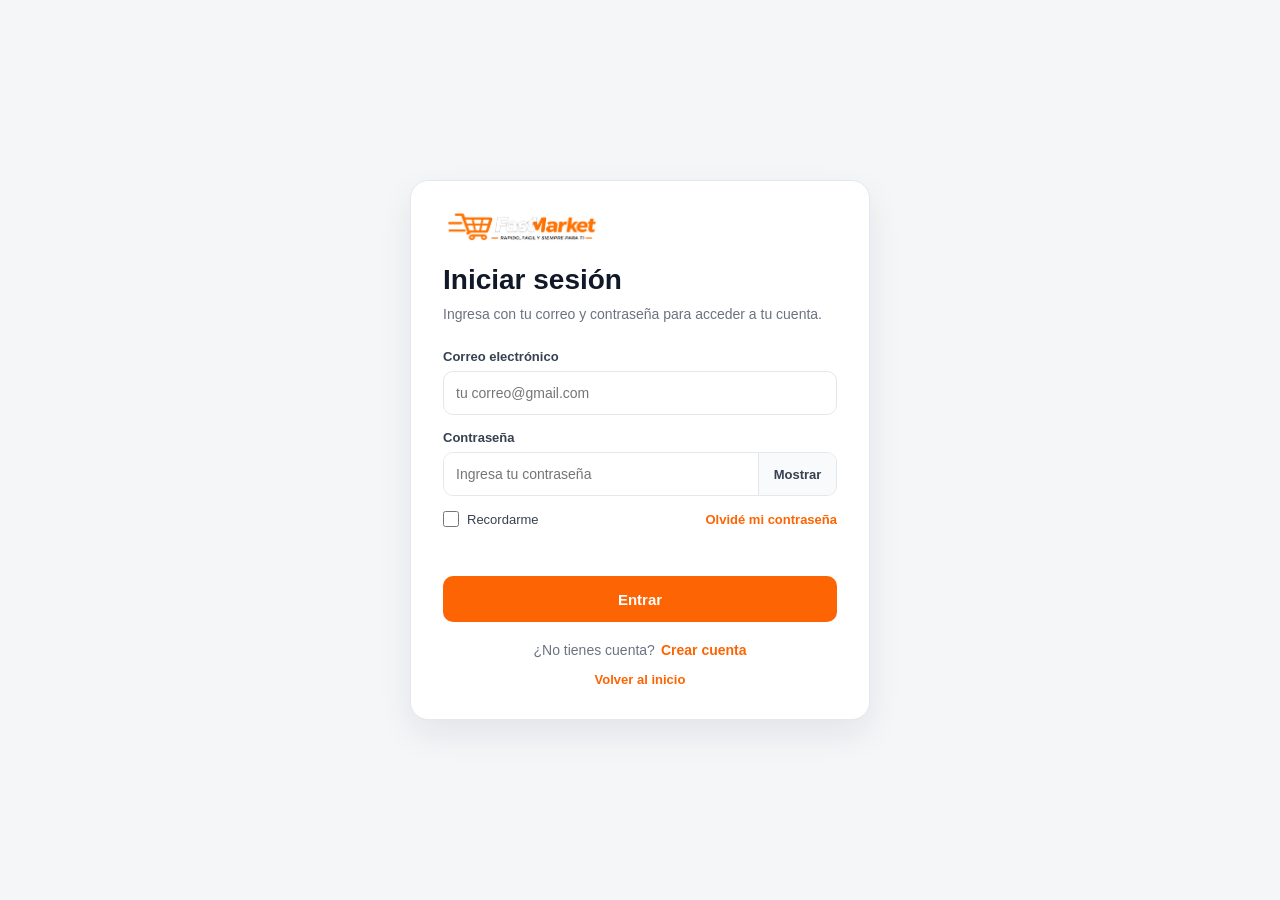
<file: frontend/admin.html>
<!DOCTYPE html>
<html lang="es">
<head>
    <meta charset="UTF-8">
    <meta name="viewport" content="width=device-width, initial-scale=1.0">
    <title>Panel Administrador | FastMarket</title>
    <link rel="stylesheet" href="estilos-globales.css">
    <link rel="stylesheet" href="admin.css">
    <link rel="stylesheet" href="producto-caracteristicas.css">
</head>

<body>

    <header id="header">
        <div id="cabeza-admin">

            <a href="admin.html" id="logo-admin">
                <img src="img/logo.png" alt="Logo FastMarket">
            </a>

            <h2 id="bienvenida-admin">
                <span id="nombre-admin">Administrador</span>
            </h2>

            <div id="menu-admin">
                <button id="btn-menu-admin">Menú de gestión ▾</button>

                <div id="opciones-admin">
                    <button class="opcion-admin" data-panel="panel-inicio">Resumen ejecutivo</button>
                    <button class="opcion-admin" data-panel="panel-productos">Productos</button>
                    <button class="opcion-admin" data-panel="panel-banners">Banners</button>
                    <button class="opcion-admin" data-panel="panel-index">Editar página de inicio</button>
                    <button class="opcion-admin" data-panel="panel-ventas">Pedidos y ventas</button>
                    <button class="opcion-admin" data-panel="panel-cupones">Marketing y cupones</button>
                    <button class="opcion-admin solo-admin" data-panel="panel-vendedores">Equipo de vendedores</button>
                    <button class="opcion-admin solo-admin" data-panel="panel-usuarios">Usuarios y permisos</button>
                    <button class="opcion-admin" data-panel="panel-indices">Analítica</button>
                    <button class="opcion-admin" data-panel="panel-powerbi">Reportes y estadísticas</button>
                    <a href="login.html" id="cerrar-sesion">Salir</a>
                </div>
            </div>

        </div>
    </header>

    <main id="admin-main">

        <section id="panel-inicio" class="panel-admin activo">
            <div class="panel-bienvenida panel-inicio-simple">
                <div>
                    <p class="subtitulo">Panel interno</p>
                    <h1>Gestión de tienda FastMarket</h1>
                    <p>Bienvenido. Usa el menú superior para entrar a cada área de trabajo.</p>
                </div>
                <div class="panel-badge-admin">
                    <span>FM</span>
                    <strong>Administración</strong>
                    <small>Control general de la tienda</small>
                </div>
            </div>

            <div id="perfil-admin-card" class="perfil-panel-card">
                <div class="perfil-avatar-panel" id="perfil-admin-inicial">A</div>
                <div class="perfil-panel-info">
                    <span>Cuenta activa</span>
                    <h2 id="perfil-admin-nombre">Administrador</h2>
                    <p id="perfil-admin-correo">correo@fastmarket.com</p>
                </div>
                <div class="perfil-panel-datos">
                    <p><strong>Rol:</strong> <span id="perfil-admin-rol">ADMIN</span></p>
                    <p><strong>Teléfono:</strong> <span id="perfil-admin-telefono">No registrado</span></p>
                    <p><strong>Documento:</strong> <span id="perfil-admin-documento">No registrado</span></p>
                </div>
            </div>

            <div class="resumen-inicio-admin">
                <article>
                    <span>Revisión rápida</span>
                    <strong>Catálogo, pedidos y usuarios</strong>
                    <p>Consulta primero los indicadores y luego entra al módulo que necesites actualizar.</p>
                </article>
                <article>
                    <span>Orden de trabajo</span>
                    <strong>Inicio ordenado</strong>
                    <p>El inicio queda limpio; las herramientas completas se mantienen dentro del menú.</p>
                </article>
            </div>
        </section>

        <section id="panel-indices" class="panel-admin">
            <div class="titulo-section">
                <h2>Analítica general</h2>
                <p>Indicadores principales para revisar salud comercial, catálogo y operación.</p>
            </div>

            <div id="estadisticas">
                <article class="card-estadistica">
                    <h3>Total productos</h3>
                    <strong id="total-productos">0</strong>
                    <p>Productos activos del catálogo</p>
                </article>

                <article class="card-estadistica">
                    <h3>Productos en oferta</h3>
                    <strong id="total-ofertas">0</strong>
                    <p>Productos con promoción activa</p>
                </article>

                <article class="card-estadistica">
                    <h3>Stock total</h3>
                    <strong id="total-stock">0</strong>
                    <p>Unidades disponibles</p>
                </article>

                <article class="card-estadistica">
                    <h3>Pedidos y ventas registradas</h3>
                    <strong id="total-pedidos">0</strong>
                    <p>Pedidos registrados</p>
                </article>

                <article class="card-estadistica solo-admin">
                    <h3>Equipo de vendedores</h3>
                    <strong id="total-vendedores">0</strong>
                    <p>Cuentas con rol vendedor</p>
                </article>
            </div>
        </section>

        <section id="panel-productos" class="panel-admin">

            <div class="titulo-section">
                <h2 id="titulo-productos-admin">Catálogo general de productos</h2>
                <p id="subtitulo-productos-admin">
                    Vista administrativa completa: productos de tienda y productos asignados a vendedores.
                </p>
            </div>

            <div class="admin-layout">

                <form id="form-producto">
                    <input type="hidden" id="producto-id">

                    <h3 id="titulo-form">Agregar producto</h3>

                    <label for="nombre">Nombre del producto</label>
                    <input type="text" id="nombre" placeholder="Ej: Audífonos inalámbricos">

                    <label for="categoria">Categoría</label>
                    <select id="categoria">
                        <option value="moda">Moda</option>
                        <option value="tecnologia">Tecnología</option>
                        <option value="hogar">Hogar</option>
                        <option value="estudio">Estudio</option>
                        <option value="belleza">Belleza</option>
                        <option value="deportes">Deportes</option>
                        <option value="juguetes">Juguetes</option>
                    </select>

                    <label for="tipo-producto">Tipo de producto <span class="texto-opcional">(opcional)</span></label>
                    <input type="text" id="tipo-producto" list="tipos-producto-opciones" placeholder="Ej: Celular, zapatillas, lámpara">
                    <datalist id="tipos-producto-opciones"></datalist>
                    <small class="ayuda-campo">El tipo ayuda a mostrar sugerencias adecuadas, pero no es obligatorio.</small>

                    <div class="form-doble">
                        <div>
                            <label for="precio">Precio actual</label>
                            <input type="number" id="precio" placeholder="79.90" step="0.01">
                        </div>

                        <div>
                            <label for="precioAntes">Precio anterior</label>
                            <input type="number" id="precioAntes" placeholder="99.90" step="0.01">
                        </div>
                    </div>

                    <label for="stock">Stock</label>
                    <input type="number" id="stock" placeholder="10">

                    <div class="editor-caracteristicas">
                        <label class="check-caracteristicas" for="usar-caracteristicas">
                            <input type="checkbox" id="usar-caracteristicas">
                            Agregar características opcionales
                        </label>
                        <small class="ayuda-campo">Tú decides cuáles agregar. Las sugerencias cambian según la categoría y el tipo de producto.</small>

                        <div id="panel-caracteristicas" class="panel-caracteristicas oculto" aria-hidden="true">
                            <div id="sugerencias-caracteristicas" class="sugerencias-caracteristicas"></div>
                            <div id="lista-caracteristicas" class="lista-caracteristicas"></div>
                            <button type="button" id="agregar-caracteristica" class="btn-agregar-caracteristica">+ Agregar otra característica</button>
                        </div>
                    </div>

                    <div id="grupo-vendedor-producto" class="oculto">
                        <label for="producto-vendedor">Vendedor asignado</label>
                        <select id="producto-vendedor">
                            <option value="">Producto general de tienda</option>
                        </select>
                    </div>

                    <label for="imagen-producto">Imágenes del producto</label>
                    <input type="file" id="imagen-producto" accept="image/*" multiple>
                    <small class="ayuda-campo">Puedes seleccionar varias fotos al mismo tiempo o agregarlas una por una. La primera será la principal.</small>

                    <input type="hidden" id="imagen-producto-valor">
                    <input type="hidden" id="imagenes-producto-valor">

                    <div id="preview-producto" class="preview-producto preview-galeria oculto">
                        <div id="preview-producto-lista" class="preview-lista"></div>
                    </div>

                    <label for="descripcion">Descripción</label>
                    <textarea id="descripcion" placeholder="Descripción corta del producto"></textarea>

                    <label for="detalles-adicionales">Detalles adicionales</label>
                    <textarea id="detalles-adicionales" placeholder="Especificaciones, contenido de la caja, medidas, cuidados u otra información importante"></textarea>

                    <label class="check-oferta">
                        <input type="checkbox" id="oferta">
                        Producto en oferta
                    </label>

                    <label class="check-oferta">
                        <input type="checkbox" id="destacado">
                        Producto destacado
                    </label>

                    <div class="botones-form">
                        <button type="submit" id="btn-guardar">Guardar</button>
                        <button type="button" id="btn-limpiar">Limpiar</button>
                    </div>
                </form>

                <div class="tabla-contenedor">

                    <div class="acciones-tabla">
                        <input type="text" id="buscar-admin" placeholder="Buscar producto...">

                        <select id="filtro-categoria">
                            <option value="todos">Todas las categorías</option>
                            <option value="moda">Moda</option>
                            <option value="tecnologia">Tecnología</option>
                            <option value="hogar">Hogar</option>
                            <option value="estudio">Estudio</option>
                            <option value="belleza">Belleza</option>
                            <option value="deportes">Deportes</option>
                            <option value="juguetes">Juguetes</option>
                        </select>

                        <select id="filtro-vendedor-productos">
                            <option value="todos">Todos los productos</option>
                            <option value="general">Solo productos generales</option>
                        </select>

                        <button type="button" id="btn-productos-todos" class="btn-secundario">Ver catálogo completo</button>
                        <button type="button" id="btn-productos-generales" class="btn-secundario">Ver productos generales</button>
                    </div>


                    <div class="tabla-scroll">
                        <table>
                            <thead>
                                <tr>
                                    <th>Imagen</th>
                                    <th>Producto</th>
                                    <th>Categoría</th>
                                    <th>Precio</th>
                                    <th>Stock</th>
                                    <th>Oferta</th>
                                    <th>Vendedor</th>
                                    <th>Acciones</th>
                                </tr>
                            </thead>

                            <tbody id="tabla-productos"></tbody>
                        </table>
                    </div>
                    <div class="paginacion-admin">
                        <button type="button" id="productos-prev">Anterior</button>
                        <span id="productos-page-info">Página 1</span>
                        <button type="button" id="productos-next">Siguiente</button>
                    </div>

                </div>

            </div>

        </section>

        <section id="panel-banners" class="panel-admin">

            <div class="titulo-section">
                <h2>Banners de ofertas</h2>
                <p>
                    Cambia las imágenes que aparecen en el carrusel automático de la página de productos.
                    Puedes agregar imágenes desde tu computadora.
                </p>
            </div>

            <div class="admin-layout banners-layout">

                <form id="form-banner">
                    <input type="hidden" id="banner-id">

                    <h3 id="titulo-form-banner">Agregar banner</h3>

                    <label for="banner-titulo">Título del banner</label>
                    <input type="text" id="banner-titulo" placeholder="Ej: Oferta de verano">

                    <label for="banner-descripcion">Descripción corta</label>
                    <textarea id="banner-descripcion" placeholder="Ej: Descuentos especiales por tiempo limitado"></textarea>

                    <label for="banner-imagen">Imagen del banner</label>
                    <input type="file" id="banner-imagen" accept="image/*">

                    <input type="hidden" id="banner-imagen-valor">

                    <div id="preview-banner" class="preview-banner oculto">
                        <img id="preview-banner-img" src="img/logo.png" alt="Vista previa del banner">
                    </div>

                    <label class="check-oferta">
                        <input type="checkbox" id="banner-activo" checked>
                        Banner activo
                    </label>

                    <div class="botones-form">
                        <button type="submit" id="btn-guardar-banner">Guardar banner</button>
                        <button type="button" id="btn-limpiar-banner">Limpiar</button>
                    </div>
                </form>

                <div class="tabla-contenedor">
                    <div class="acciones-tabla acciones-banner">
                        <input type="text" id="buscar-banner" placeholder="Buscar banner...">
                    </div>

                    <div id="lista-banners" class="lista-banners"></div>
                </div>

            </div>

        </section>

        <section id="panel-ventas" class="panel-admin">

            <div class="titulo-section">
                <h2 id="titulo-pedidos-admin">Pedidos y ventas generales</h2>
                <p id="subtitulo-pedidos-admin">Vista administrativa completa de pedidos registrados.</p>
            </div>

            <div class="pedidos-contenedor">
                <div class="filtros-pedidos-admin">
                    <select id="filtro-vendedor-pedidos">
                        <option value="todos">Todos los pedidos</option>
                    </select>
                </div>
                <table>
                    <thead>
                        <tr>
                            <th>N° Pedido</th>
                            <th>Cliente</th>
                            <th>Producto</th>
                            <th>Total</th>
                            <th>Descuento</th>
                            <th>Estado</th>
                            <th>Acción</th>
                            <th>Historial</th>
                        </tr>
                    </thead>

                    <tbody id="tabla-pedidos"></tbody>
                </table>
                <div class="paginacion-admin">
                    <button type="button" id="pedidos-prev">Anterior</button>
                    <span id="pedidos-page-info">Página 1</span>
                    <button type="button" id="pedidos-next">Siguiente</button>
                </div>
            </div>
            <div id="historial-pedido-panel" class="detalle-panel oculto"></div>

        </section>

        <section id="panel-cupones" class="panel-admin">
            <div class="titulo-section">
                <h2>Marketing y cupones de descuento</h2>
                <p>Administra cupones globales para toda la tienda o cupones de vendedor aplicables solo a sus productos.</p>
            </div>

            <div class="admin-layout usuarios-layout">
                <form id="form-cupon">
                    <input type="hidden" id="cupon-id">
                    <h3 id="titulo-form-cupon">Agregar cupón</h3>

                    <label for="cupon-codigo">Código</label>
                    <input type="text" id="cupon-codigo" placeholder="Ej: FAST10">

                    <label for="cupon-descripcion">Descripción</label>
                    <textarea id="cupon-descripcion" placeholder="Ej: Descuento por campaña semanal"></textarea>

                    <div class="form-doble">
                        <div>
                            <label for="cupon-tipo">Tipo</label>
                            <select id="cupon-tipo">
                                <option value="GLOBAL">Global / todos los productos</option>
                                <option value="VENDEDOR">Solo productos de vendedor</option>
                                <option value="CATEGORIA">Solo una categoría</option>
                                <option value="PRODUCTO">Solo un producto</option>
                            </select>
                        </div>
                        <div id="grupo-cupon-vendedor">
                            <label for="cupon-vendedor">Vendedor</label>
                            <select id="cupon-vendedor"><option value="">Seleccionar vendedor</option></select>
                        </div>
                    </div>

                    <div class="form-doble">
                        <div id="grupo-cupon-categoria" class="oculto">
                            <label for="cupon-categoria">Categoría objetivo</label>
                            <select id="cupon-categoria">
                                <option value="moda">Moda</option>
                                <option value="tecnologia">Tecnología</option>
                                <option value="hogar">Hogar</option>
                                <option value="estudio">Estudio</option>
                                <option value="belleza">Belleza</option>
                                <option value="deportes">Deportes</option>
                                <option value="juguetes">Juguetes</option>
                            </select>
                        </div>
                        <div id="grupo-cupon-producto" class="oculto">
                            <label for="cupon-producto">Producto objetivo</label>
                            <select id="cupon-producto"><option value="">Seleccionar producto</option></select>
                        </div>
                    </div>

                    <div class="form-doble">
                        <div>
                            <label for="cupon-porcentaje">Porcentaje %</label>
                            <input type="number" id="cupon-porcentaje" placeholder="10" step="0.01">
                        </div>
                        <div>
                            <label for="cupon-monto">Monto fijo S/</label>
                            <input type="number" id="cupon-monto" placeholder="5.00" step="0.01">
                        </div>
                    </div>

                    <div class="form-doble">
                        <div>
                            <label for="cupon-minimo">Compra mínima</label>
                            <input type="number" id="cupon-minimo" placeholder="0.00" step="0.01">
                        </div>
                        <div>
                            <label for="cupon-usos">Límite de usos</label>
                            <input type="number" id="cupon-usos" placeholder="Sin límite">
                        </div>
                    </div>


                    <div class="form-doble">
                        <div>
                            <label for="cupon-inicio">Inicio del cupón</label>
                            <input type="datetime-local" id="cupon-inicio">
                        </div>
                        <div>
                            <label for="cupon-fin">Fin del cupón</label>
                            <input type="datetime-local" id="cupon-fin">
                            <small class="texto-ayuda">Si lo dejas vacío, dura 30 días.</small>
                        </div>
                    </div>

                    <label class="check-oferta"><input type="checkbox" id="cupon-activo" checked> Cupón activo</label>

                    <div class="botones-form">
                        <button type="submit">Guardar cupón</button>
                        <button type="button" id="btn-limpiar-cupon">Limpiar</button>
                    </div>
                </form>

                <div class="usuarios-contenedor">
                    <div class="acciones-tabla acciones-usuarios">
                        <input type="text" id="buscar-cupon" placeholder="Buscar cupón...">
                    </div>
                    <div class="tabla-scroll">
                        <table>
                            <thead><tr><th>Código</th><th>Tipo</th><th>Descuento</th><th>Vigencia</th><th>Usos</th><th>Estado</th><th>Acciones</th></tr></thead>
                            <tbody id="tabla-cupones"></tbody>
                        </table>
                    </div>
                </div>
            </div>
            <div id="historial-cupon-panel" class="detalle-panel oculto"></div>
        </section>

        <section id="panel-vendedores" class="panel-admin">
            <div class="titulo-section">
                <h2>Equipo de vendedores</h2>
                <p>Revisa cada vendedor, sus productos, ventas y pedidos relacionados. Los botones ahora filtran por vendedor y no muestran el catálogo completo.</p>
            </div>
            <div class="vendedores-grid" id="lista-vendedores-admin"></div>
        </section>

        <section id="panel-usuarios" class="panel-admin solo-admin">

            <div class="titulo-section">
                <h2>Usuarios y permisos</h2>
                <p>Crea administradores, registra usuarios internos y cambia roles o estados de cuenta.</p>
            </div>

            <div class="admin-layout usuarios-layout">

                <form id="form-usuario-admin">
                    <input type="hidden" id="usuario-admin-id">

                    <h3 id="titulo-form-usuario">Agregar usuario</h3>

                    <label for="usuario-nombre">Nombre</label>
                    <input type="text" id="usuario-nombre" placeholder="Ej: Juan Pérez">

                    <label for="usuario-correo">Correo</label>
                    <input type="email" id="usuario-correo" placeholder="admin@correo.com">

                    <label for="usuario-password">Contraseña</label>
                    <input type="password" id="usuario-password" placeholder="Mínimo 8 caracteres, mayúscula, minúscula y número">
                    <small id="password-ayuda">Para editar, deja vacío si no deseas cambiar la contraseña.</small>

                    <div class="form-doble">
                        <div>
                            <label for="usuario-telefono">Teléfono</label>
                            <input type="text" id="usuario-telefono" placeholder="999999999">
                        </div>

                        <div>
                            <label for="usuario-documento">Documento</label>
                            <input type="text" id="usuario-documento" placeholder="DNI/RUC">
                        </div>
                    </div>

                    <div class="form-doble">
                        <div>
                            <label for="usuario-rol">Rol</label>
                            <select id="usuario-rol">
                                <option value="CLIENTE">Cliente</option>
                                <option value="ADMIN">Administrador</option>
                                <option value="VENDEDOR">Vendedor</option>
                            </select>
                        </div>

                        <div>
                            <label for="usuario-estado">Estado</label>
                            <select id="usuario-estado">
                                <option value="ACTIVO">Activo</option>
                                <option value="INACTIVO">Inactivo</option>
                            </select>
                        </div>
                    </div>

                    <div class="botones-form">
                        <button type="submit" id="btn-guardar-usuario">Guardar</button>
                        <button type="button" id="btn-limpiar-usuario">Limpiar</button>
                    </div>
                </form>

                <div class="usuarios-contenedor">
                    <div class="acciones-tabla acciones-usuarios">
                        <input type="text" id="buscar-usuario" placeholder="Buscar por nombre, correo o rol...">

                        <select id="filtro-rol-usuario">
                            <option value="todos">Todos los roles</option>
                            <option value="ADMIN">Administradores</option>
                            <option value="CLIENTE">Clientes</option>
                            <option value="VENDEDOR">Equipo de vendedores</option>
                        </select>
                    </div>

                    <div class="tabla-scroll">
                        <table>
                            <thead>
                                <tr>
                                    <th>Nombre</th>
                                    <th>Correo</th>
                                    <th>Rol</th>
                                    <th>Estado</th>
                                    <th>Teléfono</th>
                                    <th>Acciones</th>
                                </tr>
                            </thead>

                            <tbody id="tabla-usuarios"></tbody>
                        </table>
                    </div>
                </div>

            </div>

        </section>

        <section id="panel-index" class="panel-admin">

            <div class="titulo-section">
                <h2>Contenido del index</h2>
                <p>Edita únicamente las secciones visibles permitidas: Destacados, Promociones, Opiniones y Ayuda.</p>
            </div>

            <div class="admin-layout">
                <form id="form-index">
                    <input type="hidden" id="index-id">

                    <h3 id="titulo-form-index">Agregar contenido</h3>

                    <label for="index-tipo">Sección editable</label>
                    <select id="index-tipo">
                        <option value="destacado">Destacados</option>
                        <option value="promocion">Promociones</option>
                        <option value="opinion">Opiniones</option>
                        <option value="ayuda">Ayuda / Preguntas frecuentes</option>
                    </select>

                    <label for="index-clave">Clave</label>
                    <input type="text" id="index-clave" placeholder="Ej: intro, producto-1, punto-1, oferta, boton, pregunta-1">
                    <small class="ayuda-campo">Usa <b>intro</b> para títulos de sección. En Destacados usa <b>producto-1</b>, <b>producto-2</b>. En Ayuda usa <b>pregunta-1</b>.</small>

                    <label for="index-titulo">Título</label>
                    <input type="text" id="index-titulo" placeholder="Título visible">

                    <label for="index-descripcion">Descripción</label>
                    <textarea id="index-descripcion" placeholder="Texto que se mostrará en el index"></textarea>

                    <label for="index-imagen">Imagen, ícono o emoji</label>
                    <input type="text" id="index-imagen" placeholder="Ej: 🎧, img/producto.png o URL">

                    <label for="index-enlace">Enlace / precio / texto corto</label>
                    <input type="text" id="index-enlace" placeholder="Ej: S/ 79.90 o productos.html">

                    <label for="index-orden">Orden</label>
                    <input type="number" id="index-orden" value="1">

                    <label class="check-oferta">
                        <input type="checkbox" id="index-activo" checked>
                        Activo
                    </label>

                    <div class="botones-form">
                        <button type="submit">Guardar contenido</button>
                        <button type="button" id="btn-limpiar-index">Limpiar</button>
                    </div>
                </form>

                <div class="tabla-contenedor">
                    <div class="acciones-tabla">
                        <input type="text" id="buscar-index" placeholder="Buscar en Destacados, Promociones, Opiniones o Ayuda...">
                    </div>

                    <div class="tabla-scroll">
                        <table>
                            <thead>
                                <tr>
                                    <th>Tipo</th>
                                    <th>Clave</th>
                                    <th>Título</th>
                                    <th>Estado</th>
                                    <th>Acciones</th>
                                </tr>
                            </thead>
                            <tbody id="tabla-index"></tbody>
                        </table>
                    </div>
                </div>
            </div>

        </section>

        <section id="panel-powerbi" class="panel-admin">
            <div class="titulo-section titulo-reporte-admin">
                <div>
                    <h2>Reportes y estadísticas</h2>
                    <p>Analiza usuarios, accesos, ventas, pedidos, productos y reclamos usando información real de FastMarket.</p>
                </div>
                <span class="reporte-insignia">Datos de la tienda</span>
            </div>

            <div class="reporte-filtros">
                <div>
                    <label for="reporte-periodo">Periodo</label>
                    <select id="reporte-periodo">
                        <option value="hoy">Hoy</option>
                        <option value="7">Últimos 7 días</option>
                        <option value="30" selected>Últimos 30 días</option>
                        <option value="90">Últimos 90 días</option>
                        <option value="mes">Este mes</option>
                        <option value="anio">Este año</option>
                        <option value="personalizado">Personalizado</option>
                    </select>
                </div>
                <div>
                    <label for="reporte-desde">Desde</label>
                    <input type="date" id="reporte-desde">
                </div>
                <div>
                    <label for="reporte-hasta">Hasta</label>
                    <input type="date" id="reporte-hasta">
                </div>
                <div class="reporte-acciones">
                    <button type="button" id="btn-actualizar-reporte">Actualizar</button>
                    <button type="button" id="btn-exportar-reporte" class="btn-secundario">Exportar CSV</button>
                </div>
                <p id="reporte-estado" class="reporte-estado">Selecciona un periodo para consultar los indicadores.</p>
            </div>

            <div class="reporte-kpis">
                <article><span>Usuarios registrados</span><strong id="rep-usuarios-total">0</strong><small id="rep-usuarios-nuevos">0 nuevos</small></article>
                <article><span>Inicios de sesión</span><strong id="rep-sesiones">0</strong><small id="rep-sesiones-unicas">0 usuarios únicos</small></article>
                <article><span>Intentos fallidos</span><strong id="rep-sesiones-fallidas">0</strong><small>Accesos no completados</small></article>
                <article><span>Ventas registradas</span><strong id="rep-ventas">0</strong><small id="rep-pedidos-total">0 pedidos totales</small></article>
                <article class="kpi-destacado"><span>Ingresos</span><strong id="rep-ingresos">S/ 0.00</strong><small id="rep-ticket">Ticket S/ 0.00</small></article>
                <article><span>Unidades vendidas</span><strong id="rep-unidades">0</strong><small id="rep-clientes">0 compradores</small></article>
                <article><span>Pedidos entregados</span><strong id="rep-entregados">0</strong><small id="rep-tasa-entrega">0% de entrega</small></article>
                <article><span>Pedidos cancelados</span><strong id="rep-cancelados">0</strong><small id="rep-tasa-cancelacion">0% de cancelación</small></article>
                <article><span>Reclamos</span><strong id="rep-reclamos">0</strong><small id="rep-reclamos-pendientes">0 pendientes</small></article>
                <article><span>Stock crítico</span><strong id="rep-stock-critico">0</strong><small id="rep-stock-agotado">0 agotados</small></article>
                <article><span>Descuentos otorgados</span><strong id="rep-descuentos">S/ 0.00</strong><small id="rep-envios">Envíos S/ 0.00</small></article>
                <article><span>Clientes recurrentes</span><strong id="rep-recurrentes">0</strong><small>Más de una compra</small></article>
            </div>

            <div class="reporte-graficos-grid">
                <article class="reporte-card reporte-card-ancha">
                    <div class="reporte-card-titulo"><div><h3>Ventas por día</h3><p>Ingresos de pedidos no cancelados.</p></div></div>
                    <div id="grafico-ventas-diarias" class="grafico-barras"></div>
                </article>
                <article class="reporte-card">
                    <div class="reporte-card-titulo"><div><h3>Inicios de sesión</h3><p>Accesos correctos y fallidos.</p></div></div>
                    <div id="grafico-sesiones-diarias" class="grafico-barras"></div>
                </article>
                <article class="reporte-card">
                    <div class="reporte-card-titulo"><div><h3>Actividad del sistema</h3><p>Registros, pedidos y reclamos por día.</p></div></div>
                    <div id="grafico-actividad-diaria" class="grafico-barras"></div>
                </article>
            </div>

            <div class="reporte-distribuciones">
                <article class="reporte-card"><h3>Usuarios por rol</h3><div id="rep-tabla-roles" class="tabla-resumen"></div></article>
                <article class="reporte-card"><h3>Pedidos por estado</h3><div id="rep-tabla-estados" class="tabla-resumen"></div></article>
                <article class="reporte-card"><h3>Métodos de pago</h3><div id="rep-tabla-pagos" class="tabla-resumen"></div></article>
                <article class="reporte-card"><h3>Reclamos por tipo</h3><div id="rep-tabla-reclamos-tipo" class="tabla-resumen"></div></article>
                <article class="reporte-card"><h3>Reclamos por estado</h3><div id="rep-tabla-reclamos-estado" class="tabla-resumen"></div></article>
                <article class="reporte-card"><h3>Productos por categoría</h3><div id="rep-tabla-categorias" class="tabla-resumen"></div></article>
            </div>

            <div class="reporte-tablas-grid">
                <article class="reporte-card">
                    <div class="reporte-card-titulo"><div><h3>Productos más vendidos</h3><p>Ranking por unidades dentro del periodo.</p></div></div>
                    <div class="tabla-scroll"><table><thead><tr><th>Producto</th><th>Unidades</th><th>Ventas</th></tr></thead><tbody id="rep-top-productos"></tbody></table></div>
                </article>
                <article class="reporte-card">
                    <div class="reporte-card-titulo"><div><h3>Stock crítico</h3><p>Productos con cinco unidades o menos.</p></div></div>
                    <div class="tabla-scroll"><table><thead><tr><th>Producto</th><th>Categoría</th><th>Stock</th><th>Responsable</th></tr></thead><tbody id="rep-stock-tabla"></tbody></table></div>
                </article>
            </div>

            <article class="reporte-card reporte-reclamos-card">
                <div class="reporte-card-titulo">
                    <div><h3>Reclamos recientes</h3><p>Revisa el detalle, cambia el estado y registra la respuesta al cliente.</p></div>
                </div>
                <div class="tabla-scroll">
                    <table class="tabla-reclamos-admin">
                        <thead><tr><th>Código / fecha</th><th>Cliente</th><th>Tipo y pedido</th><th>Detalle</th><th>Estado y respuesta</th><th>Acción</th></tr></thead>
                        <tbody id="rep-reclamos-tabla"></tbody>
                    </table>
                </div>
            </article>
        </section>

    </main>

                <footer id="pie-de-pagina">
            <div id="contactos-redes">

                <div id="contactos-redes1">
                    <h3 id="redes">Síguenos en</h3>

                    <nav class="redes nav-redes">
                        <ul>
                            <li class="redes">
                                <a href="https://www.instagram.com/" target="_blank">
                                    <img class="logo-redes" src="img/instagram.png" alt="Instagram"> Instagram
                                </a>
                            </li>

                            <li class="redes">
                                <a href="https://www.facebook.com/?locale=es_LA" target="_blank">
                                    <img class="logo-redes" src="img/facebook.png" alt="Facebook"> Facebook
                                </a>
                            </li>

                            <li class="redes">
                                <a href="https://web.whatsapp.com/" target="_blank">
                                    <img class="logo-redes" src="img/whatsapp.png" alt="WhatsApp"> WhatsApp
                                </a>
                            </li>

                            <li class="redes">
                                <a href="https://www.tiktok.com/es-419/" target="_blank">
                                    <img class="logo-redes" src="img/tiktok.png" alt="TikTok"> TikTok
                                </a>
                            </li>
                        </ul>
                    </nav>
                </div>

                <div id="contactos-redes2">
                    <h3 class="footer-titulo">Contacto</h3>

                    <nav class="redes nav-redes contacto-footer">
                        <ul>
                            <li class="redes"><a href="https://www2.claro.com.pe/institucional/centro-de-prensa/ampliacion-sms/">📞 999999999</a></li>
                            <li class="redes"><a href="https://mail.google.com/mail/u/0/#inbox">✉️ soporte@fastmarket.com</a></li>
                            <li class="redes"><a href="https://maps.app.goo.gl/H98FeKnEgCrhqcXd9">📍 Ica, Perú</a></li>
                        </ul>
                    </nav>
                </div>

            </div>
        </footer>

    <div id="toast"></div>

    <script src="config.js"></script>
    <script src="api.js"></script>
    <script src="producto-caracteristicas.js"></script>
    <script src="admin.js"></script>
</body>
</html>
</file>
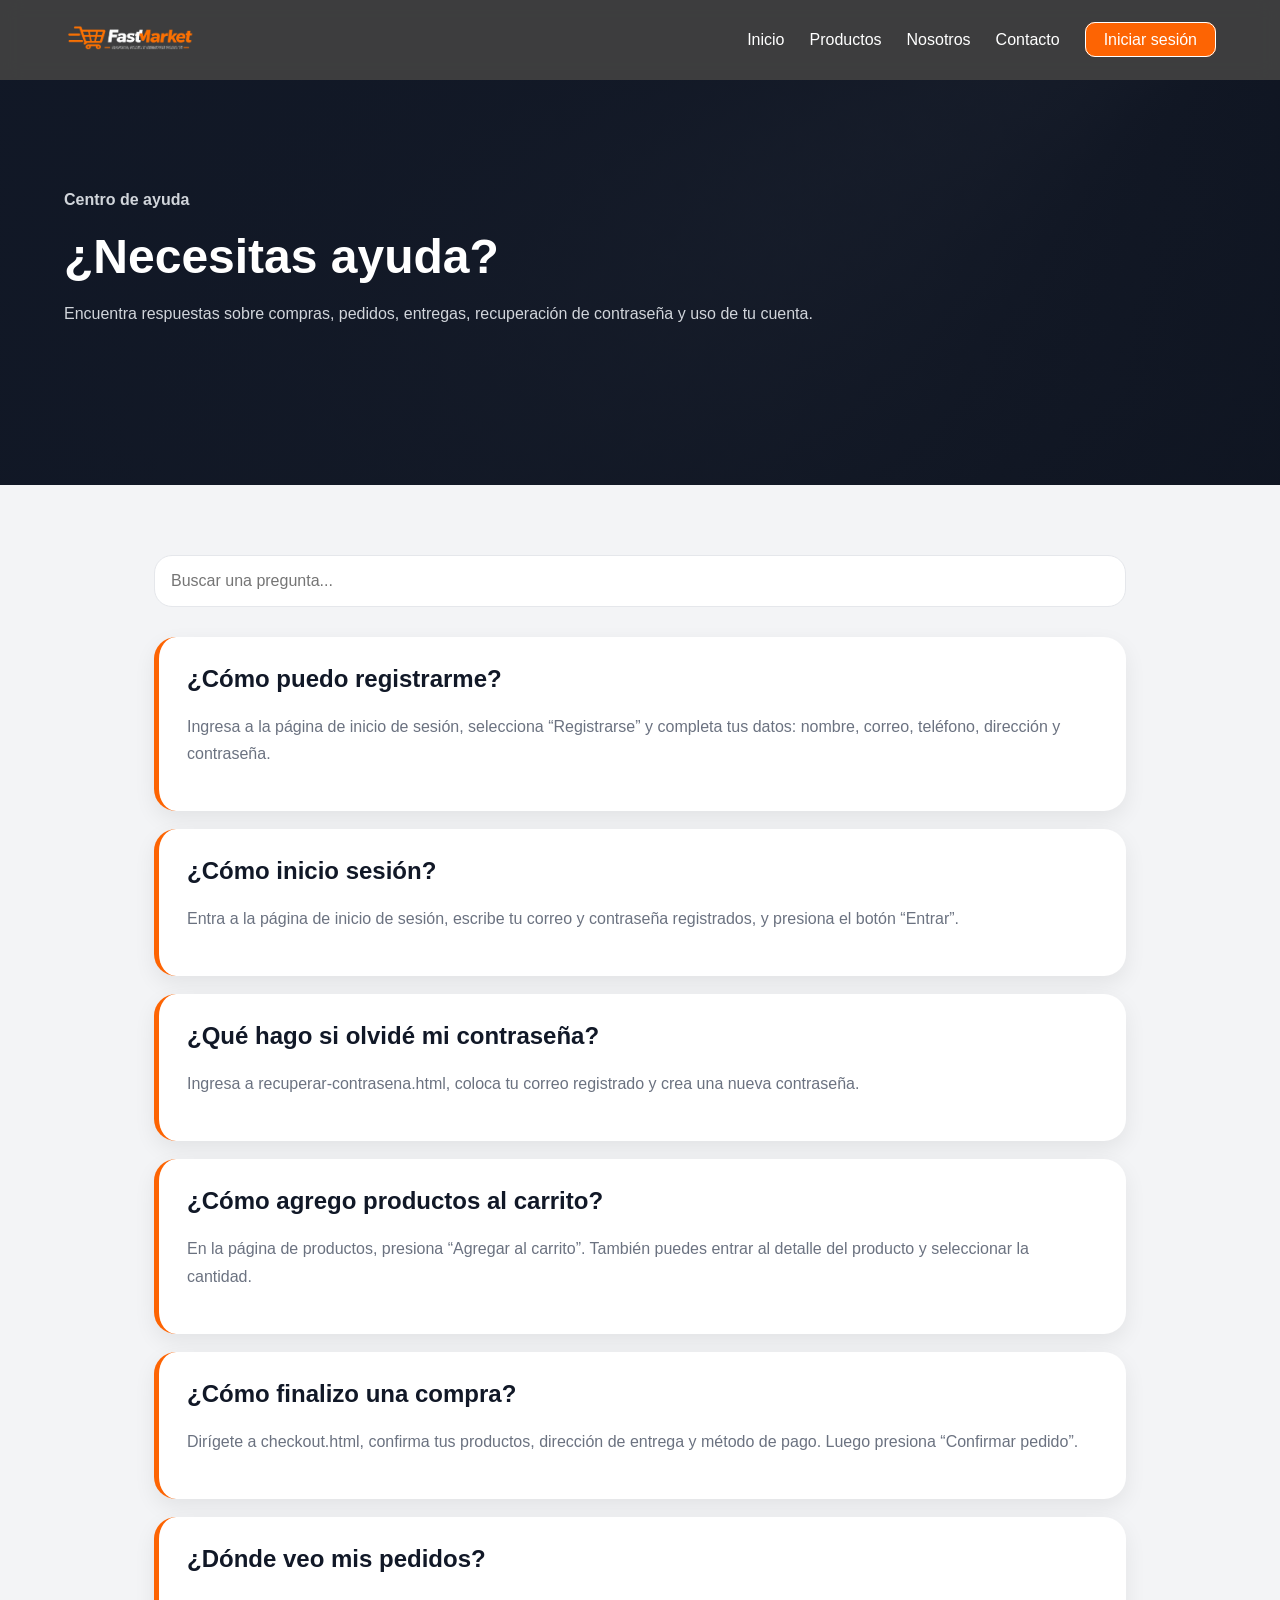
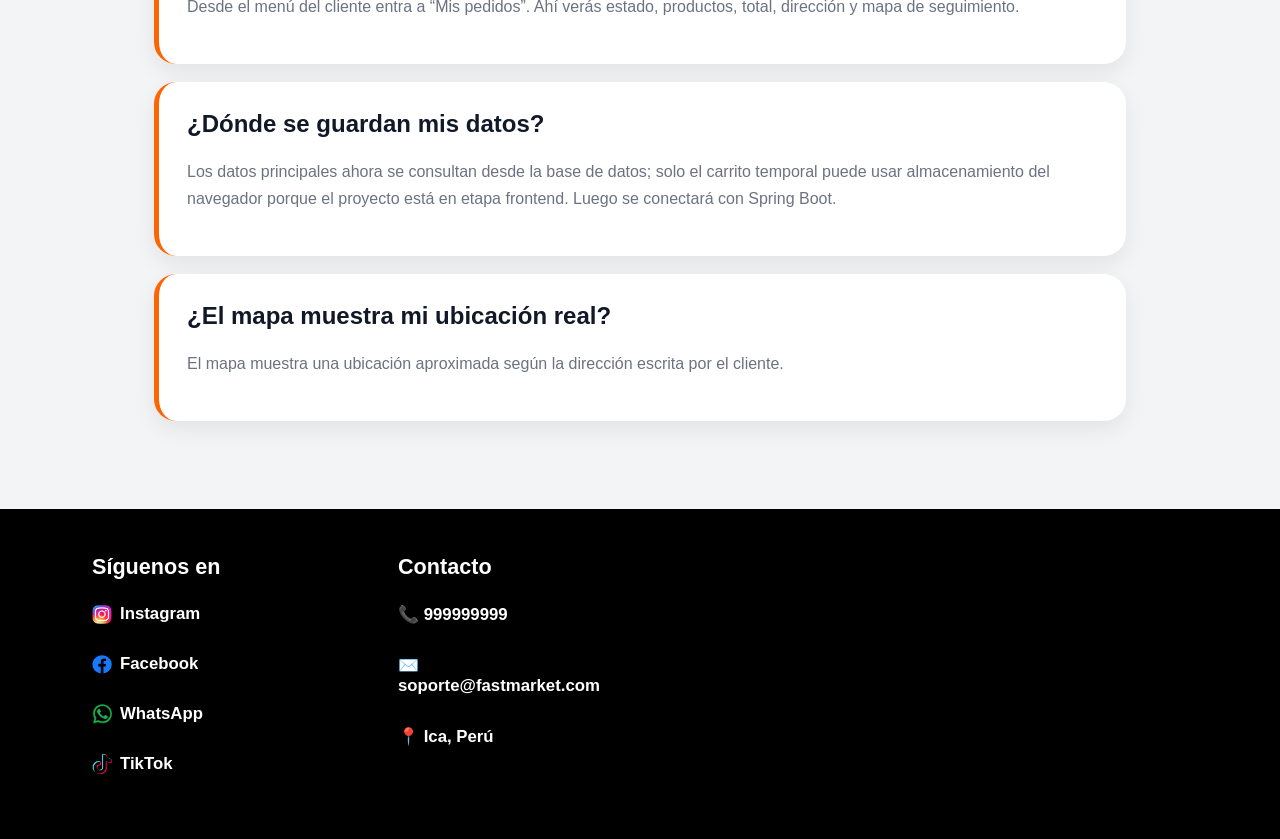
<file: frontend/ayuda.html>
<!DOCTYPE html>
<html lang="es">
<head>
    <meta charset="UTF-8">
    <meta name="viewport" content="width=device-width, initial-scale=1.0">
    <title>Ayuda | FastMarket</title>
    <link rel="stylesheet" href="ayuda.css">
    <link rel="stylesheet" href="estilos-globales.css">
</head>

<body>

    <header id="header">
        <div id="cabeza">
            <a href="index.html">
                <img src="img/logo.png" id="logo" alt="Logo FastMarket">
            </a>

            <nav id="nav-menu">
                <ul>
                    <li><a href="index.html">Inicio</a></li>
                    <li><a href="productos.html">Productos</a></li>
                    <li><a href="nosotros.html">Nosotros</a></li>
                    <li><a href="#pie-de-pagina">Contacto</a></li>
                    <li><a href="login.html" id="login-btn">Iniciar sesión</a></li>
                </ul>
            </nav>
        </div>
    </header>

    <main id="ayuda-main">

        <section id="ayuda-hero">
            <p class="subtitulo">Centro de ayuda</p>
            <h1>¿Necesitas ayuda?</h1>
            <p>
                Encuentra respuestas sobre compras, pedidos, entregas,
                recuperación de contraseña y uso de tu cuenta.
            </p>
        </section>

        <section id="ayuda-contenido">

            <div id="buscador-ayuda">
                <input type="text" id="buscar-ayuda" placeholder="Buscar una pregunta...">
            </div>

            <div id="faq-lista">

                <article class="faq-item">
                    <h2>¿Cómo puedo registrarme?</h2>
                    <p>
                        Ingresa a la página de inicio de sesión, selecciona “Registrarse” y completa tus datos:
                        nombre, correo, teléfono, dirección y contraseña.
                    </p>
                </article>

                <article class="faq-item">
                    <h2>¿Cómo inicio sesión?</h2>
                    <p>
                        Entra a la página de inicio de sesión, escribe tu correo y contraseña registrados, y presiona
                        el botón “Entrar”.
                    </p>
                </article>

                <article class="faq-item">
                    <h2>¿Qué hago si olvidé mi contraseña?</h2>
                    <p>
                        Ingresa a recuperar-contrasena.html, coloca tu correo registrado y crea una
                        nueva contraseña.
                    </p>
                </article>

                <article class="faq-item">
                    <h2>¿Cómo agrego productos al carrito?</h2>
                    <p>
                        En la página de productos, presiona “Agregar al carrito”. También puedes entrar
                        al detalle del producto y seleccionar la cantidad.
                    </p>
                </article>

                <article class="faq-item">
                    <h2>¿Cómo finalizo una compra?</h2>
                    <p>
                        Dirígete a checkout.html, confirma tus productos, dirección de entrega y método
                        de pago. Luego presiona “Confirmar pedido”.
                    </p>
                </article>

                <article class="faq-item">
                    <h2>¿Dónde veo mis pedidos?</h2>
                    <p>
                        Desde el menú del cliente entra a “Mis pedidos”. Ahí verás estado, productos,
                        total, dirección y mapa de seguimiento.
                    </p>
                </article>

                <article class="faq-item">
                    <h2>¿Dónde se guardan mis datos?</h2>
                    <p>
                        Los datos principales ahora se consultan desde la base de datos; solo el carrito temporal puede usar almacenamiento del navegador porque el proyecto está
                        en etapa frontend. Luego se conectará con Spring Boot.
                    </p>
                </article>

                <article class="faq-item">
                    <h2>¿El mapa muestra mi ubicación real?</h2>
                    <p>
                        El mapa muestra una ubicación aproximada según la dirección escrita por el cliente.
                    </p>
                </article>

            </div>

            <div id="sin-resultados" class="oculto">
                <h2>No encontramos resultados</h2>
                <p>Intenta buscar con otra palabra.</p>
            </div>

        </section>

    </main>

                <footer id="pie-de-pagina">
            <div id="contactos-redes">

                <div id="contactos-redes1">
                    <h3 id="redes">Síguenos en</h3>

                    <nav class="redes nav-redes">
                        <ul>
                            <li class="redes">
                                <a href="https://www.instagram.com/" target="_blank">
                                    <img class="logo-redes" src="img/instagram.png" alt="Instagram"> Instagram
                                </a>
                            </li>

                            <li class="redes">
                                <a href="https://www.facebook.com/?locale=es_LA" target="_blank">
                                    <img class="logo-redes" src="img/facebook.png" alt="Facebook"> Facebook
                                </a>
                            </li>

                            <li class="redes">
                                <a href="https://web.whatsapp.com/" target="_blank">
                                    <img class="logo-redes" src="img/whatsapp.png" alt="WhatsApp"> WhatsApp
                                </a>
                            </li>

                            <li class="redes">
                                <a href="https://www.tiktok.com/es-419/" target="_blank">
                                    <img class="logo-redes" src="img/tiktok.png" alt="TikTok"> TikTok
                                </a>
                            </li>
                        </ul>
                    </nav>
                </div>

                <div id="contactos-redes2">
                    <h3 class="footer-titulo">Contacto</h3>

                    <nav class="redes nav-redes contacto-footer">
                        <ul>
                            <li class="redes"><a href="https://www2.claro.com.pe/institucional/centro-de-prensa/ampliacion-sms/">📞 999999999</a></li>
                            <li class="redes"><a href="https://mail.google.com/mail/u/0/#inbox">✉️ soporte@fastmarket.com</a></li>
                            <li class="redes"><a href="https://maps.app.goo.gl/H98FeKnEgCrhqcXd9">📍 Ica, Perú</a></li>
                        </ul>
                    </nav>
                </div>

            </div>
        </footer>

    <script src="config.js"></script>
    <script src="api.js"></script>
    <script src="ayuda.js"></script>
</body>
</html>
</file>
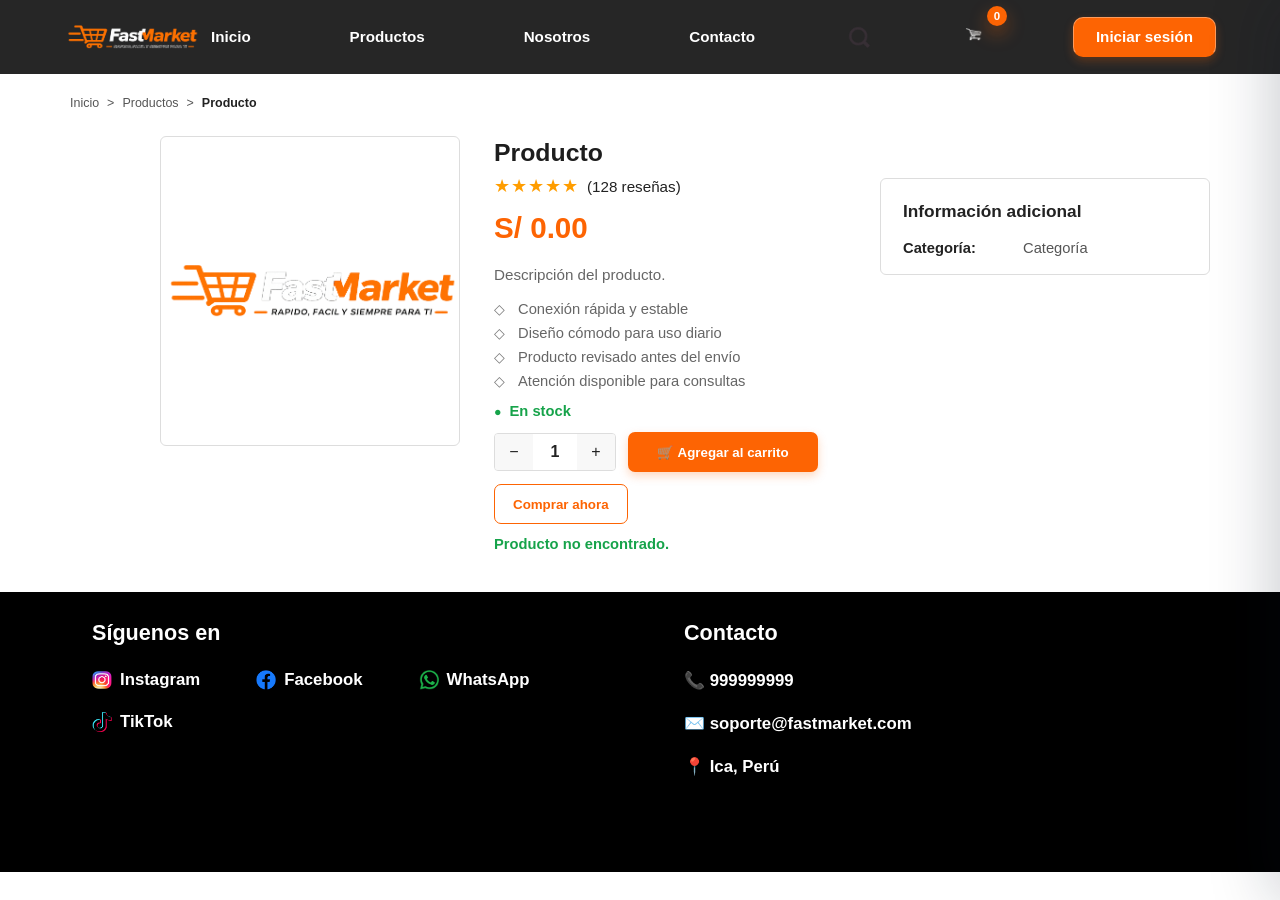
<file: frontend/detalle-producto.html>
<!DOCTYPE html>
<html lang="es">
<head>
    <meta charset="UTF-8">
    <meta name="viewport" content="width=device-width, initial-scale=1.0">
    <title>Detalle de producto | FastMarket</title>
    <link rel="stylesheet" href="estilos-globales.css">
    <link rel="stylesheet" href="carrito-global.css">
    <link rel="stylesheet" href="detalle-producto.css">
</head>

<body>

    <header id="header">
        <div id="cabeza">
            <a href="index.html" class="logo-link">
                <img class="barra" src="img/logo.png" id="logo" alt="Logo FastMarket">
            </a>

            <nav class="barra" id="nav-menu">
                <ul>
                    <li class="barra"><a href="index.html">Inicio</a></li>
                    <li class="barra"><a href="productos.html">Productos</a></li>
                    <li class="barra"><a href="nosotros.html">Nosotros</a></li>
                    <li class="barra"><a href="#pie-de-pagina">Contacto</a></li>

                    <li class="barra" id="busqueda">
                        <img src="img/lupa.png" alt="Buscar" class="icono-menu">
                        <input type="text" placeholder="Buscar..." id="buscador">
                    </li>

                    <li class="barra" id="carrito">
                        <a href="productos.html" aria-label="Carrito de compras">
                            <img class="icono-menu" src="img/carrito.png" alt="Carrito">
                        </a>
                    </li>

                    <li class="barra" id="cliente-area">
                        <a href="login.html" id="login-btn">Iniciar sesión</a>

                        <div id="cliente-menu" class="oculto">
                            <button id="btn-cliente">
                                👤 <span id="nombre-cliente">Cliente</span> ▾
                            </button>

                            <div id="opciones-cliente">
                                <a href="perfil.html">Mi perfil</a>
                                <a href="pedidos.html">Mis pedidos</a>
                                <a href="perfil.html#direcciones">Direcciones</a>
                                <a href="perfil.html#seguridad">Seguridad</a>
                                <button id="cerrar-sesion-cliente">Cerrar sesión</button>
                            </div>
                        </div>
                    </li>
                </ul>
            </nav>
        </div>
    </header>

    <main id="detalle-main">

        <div class="ruta-producto">
            <a href="index.html">Inicio</a>
            <span>&gt;</span>
            <a href="productos.html">Productos</a>
            <span>&gt;</span>
            <strong id="ruta-nombre">Producto</strong>
        </div>

        <section id="detalle-producto">

            <div id="galeria-producto">
                <div id="miniaturas-producto"></div>

                <div id="imagen-producto">
                    <img id="producto-img" src="img/logo.png" alt="Producto">
                    <span id="etiqueta-oferta" class="oculto">Oferta</span>
                </div>
            </div>

            <div id="info-producto">
                <h1 id="producto-nombre">Producto</h1>

                <div class="valoracion-producto">
                    <span class="estrellas">★★★★★</span>
                    <span id="producto-resenas">(128 reseñas)</span>
                </div>

                <div id="precio-producto">
                    <strong id="producto-precio">S/ 0.00</strong>
                    <span id="producto-precio-antes"></span>
                </div>

                <p id="producto-descripcion">Descripción del producto.</p>

                <ul id="caracteristicas-producto">
                    <li>Conexión rápida y estable</li>
                    <li>Diseño cómodo para uso diario</li>
                    <li>Producto revisado antes del envío</li>
                    <li>Atención disponible para consultas</li>
                </ul>

                <p id="producto-stock" class="stock-disponible">En stock</p>

                <div class="compra-producto">
                    <div id="cantidad-box">
                        <button id="restar" type="button">−</button>
                        <span id="cantidad">1</span>
                        <button id="sumar" type="button">+</button>
                    </div>

                    <button id="agregar-carrito" type="button">🛒 Agregar al carrito</button>
                    <button id="comprar-ahora" type="button">Comprar ahora</button>
                </div>

                <p id="mensaje-detalle"></p>
            </div>

            <aside id="info-adicional">
                <h2>Información adicional</h2>

                <dl id="informacion-producto">
                    <div>
                        <dt>Categoría:</dt>
                        <dd>Categoría</dd>
                    </div>
                </dl>
            </aside>

        </section>

    </main>

                <footer id="pie-de-pagina">
            <div id="contactos-redes">

                <div id="contactos-redes1">
                    <h3 id="redes">Síguenos en</h3>

                    <nav class="redes nav-redes">
                        <ul>
                            <li class="redes">
                                <a href="https://www.instagram.com/" target="_blank">
                                    <img class="logo-redes" src="img/instagram.png" alt="Instagram"> Instagram
                                </a>
                            </li>

                            <li class="redes">
                                <a href="https://www.facebook.com/?locale=es_LA" target="_blank">
                                    <img class="logo-redes" src="img/facebook.png" alt="Facebook"> Facebook
                                </a>
                            </li>

                            <li class="redes">
                                <a href="https://web.whatsapp.com/" target="_blank">
                                    <img class="logo-redes" src="img/whatsapp.png" alt="WhatsApp"> WhatsApp
                                </a>
                            </li>

                            <li class="redes">
                                <a href="https://www.tiktok.com/es-419/" target="_blank">
                                    <img class="logo-redes" src="img/tiktok.png" alt="TikTok"> TikTok
                                </a>
                            </li>
                        </ul>
                    </nav>
                </div>

                <div id="contactos-redes2">
                    <h3 class="footer-titulo">Contacto</h3>

                    <nav class="redes nav-redes contacto-footer">
                        <ul>
                            <li class="redes"><a href="https://www2.claro.com.pe/institucional/centro-de-prensa/ampliacion-sms/">📞 999999999</a></li>
                            <li class="redes"><a href="https://mail.google.com/mail/u/0/#inbox">✉️ soporte@fastmarket.com</a></li>
                            <li class="redes"><a href="https://maps.app.goo.gl/H98FeKnEgCrhqcXd9">📍 Ica, Perú</a></li>
                        </ul>
                    </nav>
                </div>

            </div>
        </footer>

    <div id="toast"></div>

    <script src="config.js"></script>
    <script src="api.js"></script>
    <script src="carrito-global.js"></script>
    <script src="detalle-producto.js"></script>
</body>
</html>
</file>
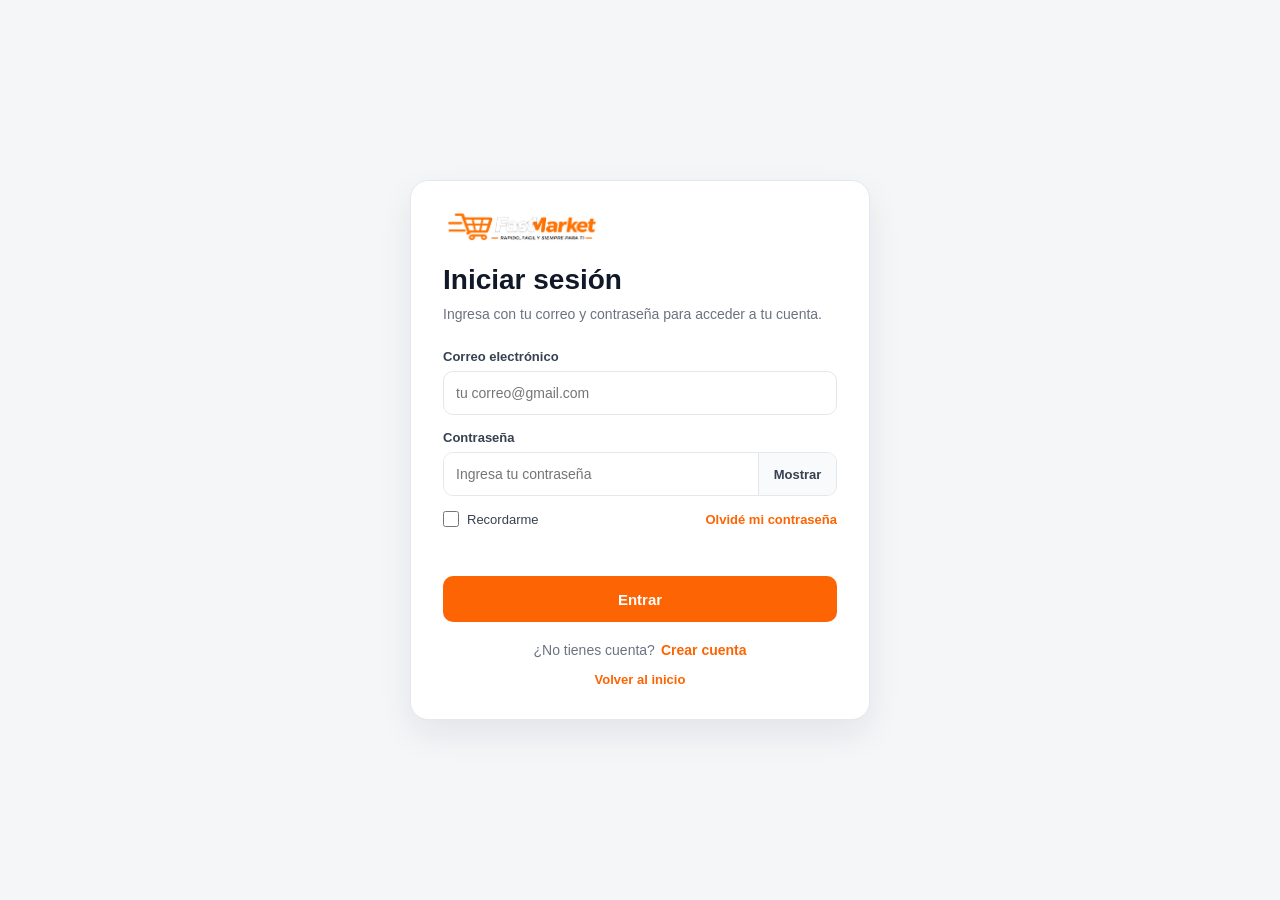
<file: frontend/login.html>
<!DOCTYPE html>
<html lang="es">
<head>
    <meta charset="UTF-8">
    <meta name="viewport" content="width=device-width, initial-scale=1.0">
    <title>Iniciar sesión | FastMarket</title>
    <link rel="stylesheet" href="login.css">
    <link rel="stylesheet" href="estilos-globales.css">
</head>
<body class="auth-body">
    <main class="auth-page">
        <section class="auth-card auth-card-login">
            <a href="index.html" class="auth-logo" aria-label="Ir al inicio">
                <img src="img/logo.png" alt="FastMarket">
            </a>

            <div class="auth-heading">
                <h1>Iniciar sesión</h1>
                <p>Ingresa con tu correo y contraseña para acceder a tu cuenta.</p>
            </div>

            <form id="form-login" class="auth-form">
                <div class="campo">
                    <label for="login-correo">Correo electrónico</label>
                    <input type="email" id="login-correo" placeholder="tu correo@gmail.com" autocomplete="email">
                </div>

                <div class="campo">
                    <label for="login-password">Contraseña</label>
                    <div class="input-group password-box">
                        <input type="password" id="login-password" placeholder="Ingresa tu contraseña" autocomplete="current-password">
                        <button type="button" class="toggle-password" data-target="login-password" aria-label="Mostrar contraseña">Mostrar</button>
                    </div>
                </div>

                <div class="login-actions">
                    <label class="mini-check">
                        <input type="checkbox" id="recordar-sesion">
                        <span>Recordarme</span>
                    </label>
                    <a href="recuperar-contrasena.html">Olvidé mi contraseña</a>
                </div>

                <p id="mensaje-login" class="mensaje-form"></p>

                <button type="submit" class="btn-auth">Entrar</button>
            </form>

            <div class="auth-links">
                <span>¿No tienes cuenta?</span>
                <a href="registro.html">Crear cuenta</a>
            </div>

            <a href="index.html" class="volver-inicio">Volver al inicio</a>
        </section>
    </main>

    <div id="toast"></div>

    <script src="config.js"></script>
    <script src="api.js"></script>
    <script src="login.js"></script>
</body>
</html>
</file>
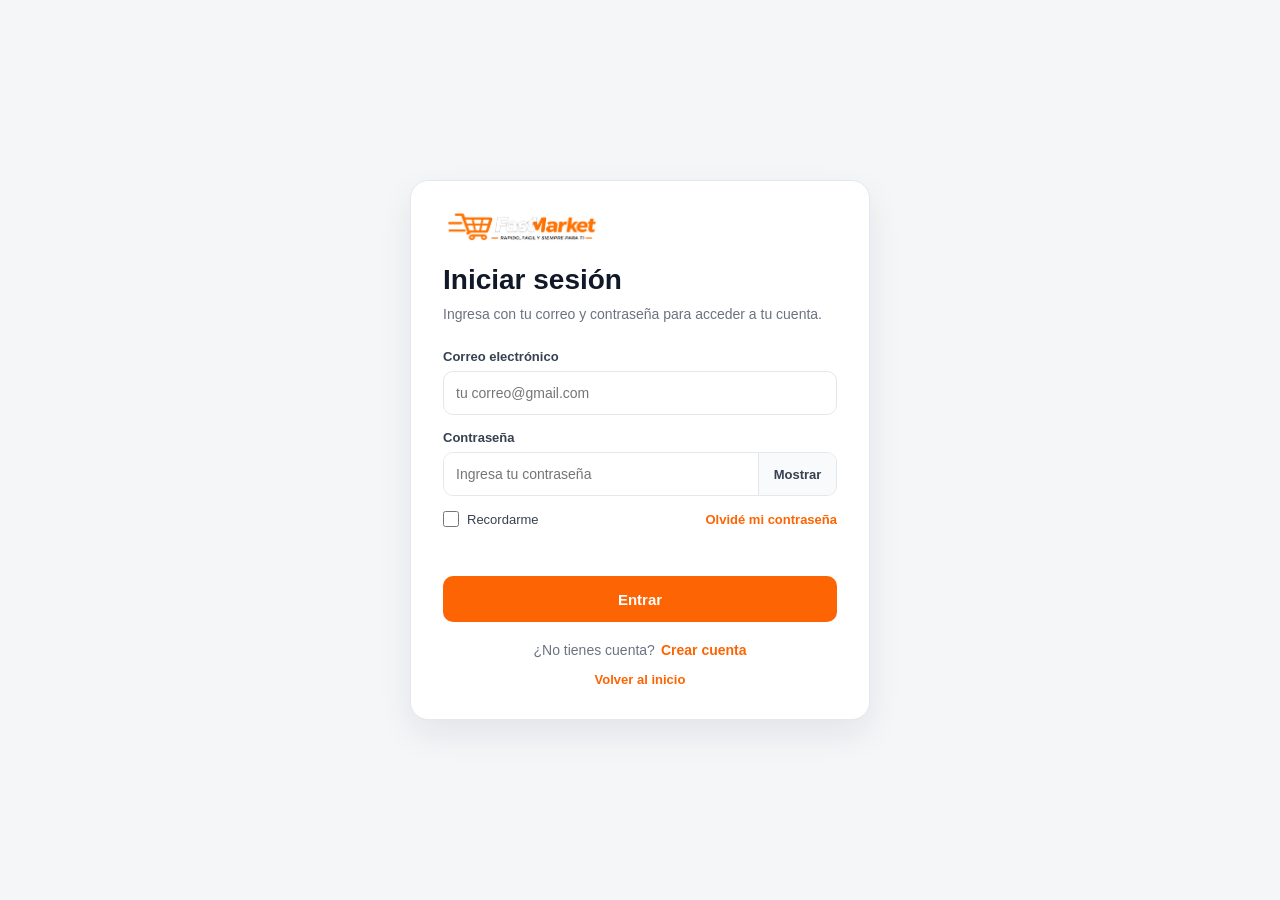
<file: frontend/mercado-pago.html>
<!DOCTYPE html>
<html lang="es">
<head>
    <meta charset="UTF-8">
    <meta name="viewport" content="width=device-width, initial-scale=1.0">
    <title>Pagar con Mercado Pago | FastMarket</title>
    <link rel="stylesheet" href="checkout.css">
    <link rel="stylesheet" href="estilos-globales.css">
    <link rel="stylesheet" href="carrito-global.css">
    <link rel="stylesheet" href="mercado-pago.css">
</head>

<body>

    <header id="header">
        <div id="cabeza">
            <a href="index.html">
                <img class="barra" src="img/logo.png" id="logo" alt="Logo FastMarket">
            </a>

            <nav class="barra" id="nav-menu">
                <ul>
                    <li class="barra"><a href="index.html">Inicio</a></li>
                    <li class="barra"><a href="productos.html">Productos</a></li>
                    <li class="barra"><a href="nosotros.html">Nosotros</a></li>
                    <li class="barra"><a href="#pie-de-pagina">Contacto</a></li>

                    <li class="barra" id="busqueda">
                        <img src="img/lupa.png" alt="Buscar" class="icono-menu">
                        <input type="text" placeholder="Buscar..." id="buscador">
                    </li>

                    <li class="barra" id="carrito">
                        <a href="productos.html">
                            <img class="icono-menu" src="img/carrito.png" alt="Carrito">
                        </a>
                    </li>

                    <li class="barra" id="cliente-area">
                        <a href="login.html" id="login-btn">Iniciar sesión</a>

                        <div id="cliente-menu" class="oculto">
                            <button id="btn-cliente">
                                👤 <span id="nombre-cliente">Cliente</span> ▾
                            </button>

                            <div id="opciones-cliente">
                                <a href="perfil.html">Mi perfil</a>
                                <a href="pedidos.html">Mis pedidos</a>
                                <a href="perfil.html#direcciones">Direcciones</a>
                                <a href="perfil.html#seguridad">Seguridad</a>
                                <button id="cerrar-sesion-cliente">Cerrar sesión</button>
                            </div>
                        </div>
                    </li>
                </ul>
            </nav>
        </div>
    </header>

    <main id="mercado-pago-main">

        <section id="mercado-pago-hero">
            <h1>🔒 Pago Seguro con Mercado Pago</h1>
            <p>Falta poco. Revisa tu pedido y completa el pago en Mercado Pago.</p>
        </section>

        <div id="pago-container">

            <section class="mercado-pago-intro">
                <div class="mp-step-badge">Paso 2 de 2</div>
                <div class="mp-intro-grid">
                    <div>
                        <h2>Listo para pagar</h2>
                        <p>En la siguiente pantalla usarás Mercado Pago para terminar la compra de forma rápida y segura.</p>
                    </div>
                    <div class="mp-logo-box">
                        <img src="img/mercado-pago-logo.png" alt="Mercado Pago" class="mp-logo" onerror="this.style.display='none'">
                    </div>
                </div>
            </section>

            <div class="pago-header">
                <h2>Resumen de Compra</h2>
                <p>Mercado Pago garantiza el pago seguro de tu pedido</p>
            </div>

            <div class="monto-pagar">
                <h3>Monto Total a Pagar</h3>
                <div class="total-amount" id="total-amount">S/ 0.00</div>
            </div>

            <div class="resumen-pedido" id="resumen-detalles">
                <div class="resumen-line">
                    <span>Subtotal</span>
                    <strong id="subtotal-mp">S/ 0.00</strong>
                </div>
                <div class="resumen-line">
                    <span>Descuento</span>
                    <strong id="descuento-mp">S/ 0.00</strong>
                </div>
                <div class="resumen-line">
                    <span>Envío</span>
                    <strong id="envio-mp">S/ 0.00</strong>
                </div>
                <div class="mp-total-divider"></div>
                <div class="resumen-line total-line">
                    <span>Total</span>
                    <strong id="total-mp">S/ 0.00</strong>
                </div>
            </div>

            <div class="pago-info">
                <p><strong>✓ Pago 100% seguro</strong></p>
                <p>Tu información está protegida con encriptación SSL</p>
                <p style="margin-top: 0.5rem;">Se redirigirá a Mercado Pago para completar el pago</p>
            </div>

            <div id="estado-pago"></div>

            <div class="botones-pago">
                <button class="btn-pago btn-procesar" id="btn-procesar-pago">
                    💳 Continuar a Mercado Pago
                </button>
                <button class="btn-pago btn-cancelar" id="btn-cancelar-pago">
                    Volver al checkout
                </button>
            </div>

        </div>

    </main>

    <footer id="pie-de-pagina">
        <div id="contactos-redes">

            <div id="contactos-redes1">
                <h3 id="redes">Síguenos en</h3>

                <nav class="redes nav-redes">
                    <ul>
                        <li class="redes">
                            <a href="https://www.instagram.com/" target="_blank">
                                <img class="logo-redes" src="img/instagram.png" alt="Instagram"> Instagram
                            </a>
                        </li>

                        <li class="redes">
                            <a href="https://www.facebook.com/" target="_blank">
                                <img class="logo-redes" src="img/facebook.png" alt="Facebook"> Facebook
                            </a>
                        </li>

                        <li class="redes">
                            <a href="https://www.tiktok.com/" target="_blank">
                                <img class="logo-redes" src="img/tiktok.png" alt="TikTok"> TikTok
                            </a>
                        </li>
                    </ul>
                </nav>
            </div>

            <div id="contactos-redes2">
                <h3 id="contacto">Contacto</h3>

                <nav class="redes nav-redes contacto-footer">
                    <ul>
                        <li class="redes"><a href="https://www2.claro.com.pe/institucional/centro-de-prensa/ampliacion-sms/">📞 999999999</a></li>
                        <li class="redes"><a href="https://mail.google.com/mail/u/0/#inbox">✉️ soporte@fastmarket.com</a></li>
                        <li class="redes"><a href="https://maps.app.goo.gl/H98FeKnEgCrhqcXd9">📍 Ica, Perú</a></li>
                    </ul>
                </nav>
            </div>

        </div>
    </footer>

    <div id="toast"></div>

    <script src="config.js"></script>
    <script src="api.js"></script>
    <script src="carrito-global.js"></script>
    <script src="mercado-pago.js"></script>
</body>
</html>
</file>
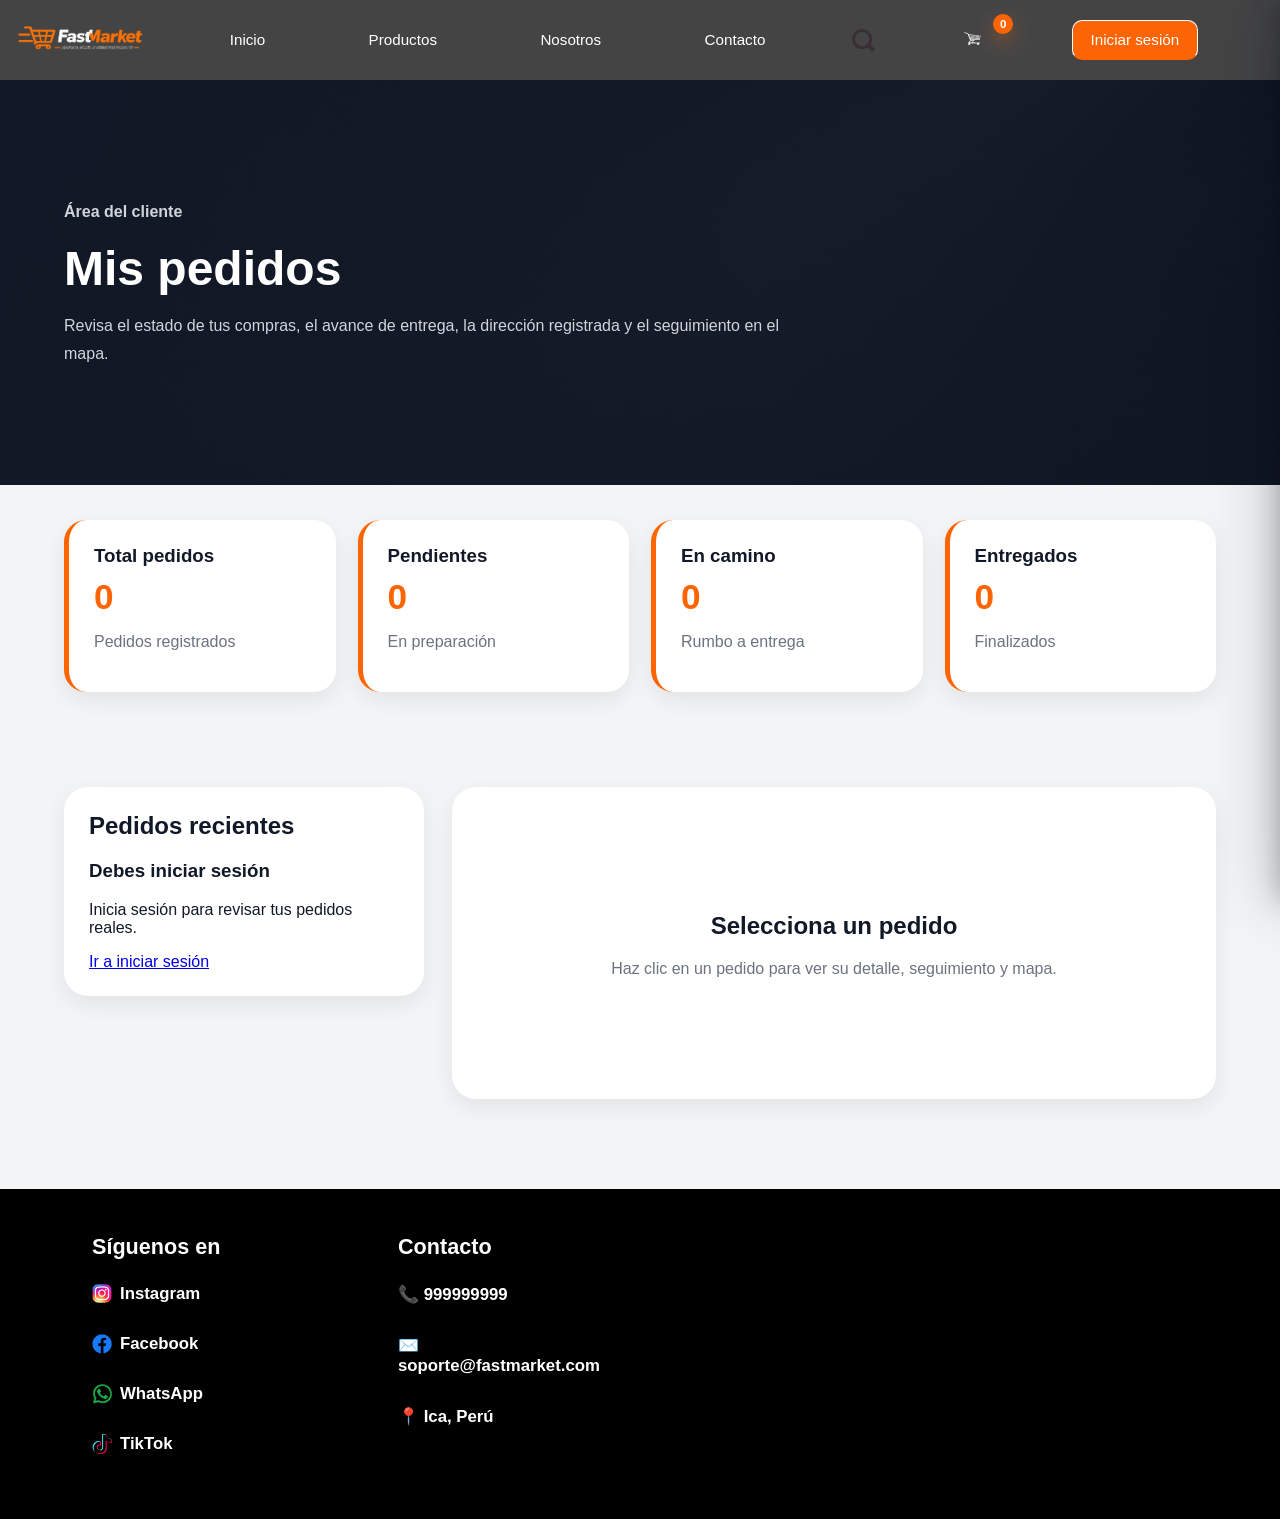
<file: frontend/pedidos.html>
<!DOCTYPE html>
<html lang="es">
<head>
    <meta charset="UTF-8">
    <meta name="viewport" content="width=device-width, initial-scale=1.0">
    <title>Mis pedidos | FastMarket</title>
    <link rel="stylesheet" href="pedidos.css">
    <link rel="stylesheet" href="estilos-globales.css">
    <link rel="stylesheet" href="carrito-global.css">
</head>

<body>

    <header id="header">
        <div id="cabeza">
            <a href="index.html">
                <img class="barra" src="img/logo.png" id="logo" alt="Logo FastMarket">
            </a>

            <nav class="barra" id="nav-menu">
                <ul>
                    <li class="barra"><a href="index.html">Inicio</a></li>
                    <li class="barra"><a href="productos.html">Productos</a></li>
                    <li class="barra"><a href="nosotros.html">Nosotros</a></li>
                    <li class="barra"><a href="#pie-de-pagina">Contacto</a></li>

                    <li class="barra" id="busqueda">
                        <img src="img/lupa.png" alt="Buscar" class="icono-menu">
                        <input type="text" placeholder="Buscar..." id="buscador">
                    </li>

                    <li class="barra" id="carrito">
                        <a href="productos.html">
                            <img class="icono-menu" src="img/carrito.png" alt="Carrito">
                        </a>
                    </li>

                    <li class="barra" id="cliente-area">
                        <a href="login.html" id="login-btn">Iniciar sesión</a>

                        <div id="cliente-menu" class="oculto">
                            <button id="btn-cliente">
                                👤 <span id="nombre-cliente">Cliente</span> ▾
                            </button>

                            <div id="opciones-cliente">
                                <a href="perfil.html">Mi perfil</a>
                                <button data-cliente-panel="direcciones">Direcciones</button>
                                <button data-cliente-panel="seguridad">Seguridad</button>
                                <button id="cerrar-sesion-cliente">Cerrar sesión</button>
                            </div>
                        </div>
                    </li>
                </ul>
            </nav>
        </div>
    </header>

    <div id="overlay-cliente"></div>

    <aside id="panel-cliente">
        <div id="cliente-panel-header">
            <h2 id="titulo-panel-cliente">Mi perfil</h2>
            <button id="cerrar-panel-cliente">×</button>
        </div>

        <div id="contenido-panel-cliente"></div>
    </aside>

    <main id="pedidos-main">

        <section id="pedidos-hero">
            <div>
                <p class="subtitulo">Área del cliente</p>
                <h1>Mis pedidos</h1>
                <p>
                    Revisa el estado de tus compras, el avance de entrega,
                    la dirección registrada y el seguimiento en el mapa.
                </p>
            </div>
        </section>

        <section id="resumen-pedidos">
            <article>
                <h3>Total pedidos</h3>
                <strong id="total-pedidos">0</strong>
                <p>Pedidos registrados</p>
            </article>

            <article>
                <h3>Pendientes</h3>
                <strong id="pedidos-pendientes">0</strong>
                <p>En preparación</p>
            </article>

            <article>
                <h3>En camino</h3>
                <strong id="pedidos-camino">0</strong>
                <p>Rumbo a entrega</p>
            </article>

            <article>
                <h3>Entregados</h3>
                <strong id="pedidos-entregados">0</strong>
                <p>Finalizados</p>
            </article>
        </section>

        <section id="zona-pedidos">

            <aside id="lista-pedidos">
                <h2>Pedidos recientes</h2>
                <div id="contenedor-pedidos"></div>
            </aside>

            <section id="detalle-pedido">
                <div id="detalle-vacio">
                    <h2>Selecciona un pedido</h2>
                    <p>Haz clic en un pedido para ver su detalle, seguimiento y mapa.</p>
                </div>

                <div id="detalle-contenido" class="oculto">

                    <div id="detalle-header">
                        <div>
                            <h2 id="detalle-codigo">Pedido</h2>
                            <p id="detalle-fecha"></p>
                        </div>

                        <span id="detalle-estado"></span>
                    </div>

                    <div class="detalle-grid">
                        <article class="detalle-card">
                            <h3>Información del pedido</h3>
                            <p><strong>Cliente:</strong> <span id="detalle-cliente"></span></p>
                            <p><strong>Total:</strong> <span id="detalle-total"></span></p>
                            <p><strong>Método:</strong> <span id="detalle-metodo"></span></p>
                            <p><strong>Estado del pago:</strong> <span id="detalle-pago"></span></p>
                            <p><strong>Entrega estimada:</strong> <span id="detalle-estimada"></span></p>
                            <div id="acciones-pago-pedido" class="acciones-pago-pedido oculto">
                                <button type="button" id="btn-reintentar-pago">Reintentar pago</button>
                                <button type="button" id="btn-cancelar-reserva">Cancelar reserva</button>
                            </div>
                        </article>

                        <article class="detalle-card">
                            <h3>Dirección de entrega</h3>
                            <p id="detalle-direccion"></p>
                        </article>
                    </div>

                    <div id="seguimiento">
                        <h3>Seguimiento del pedido</h3>

                        <div class="linea-tiempo">
                            <div class="paso-seguimiento" data-paso="preparacion">
                                <span>1</span>
                                <h4>Preparación</h4>
                                <p>Pedido recibido</p>
                            </div>

                            <div class="paso-seguimiento" data-paso="camino">
                                <span>2</span>
                                <h4>En camino</h4>
                                <p>Pedido enviado</p>
                            </div>

                            <div class="paso-seguimiento" data-paso="reparto">
                                <span>3</span>
                                <h4>En reparto</h4>
                                <p>Cerca a tu dirección</p>
                            </div>

                            <div class="paso-seguimiento" data-paso="entregado">
                                <span>4</span>
                                <h4>Entregado</h4>
                                <p>Pedido finalizado</p>
                            </div>
                        </div>
                    </div>

                    <div id="mapa-contenedor">
                        <h3>Mapa de seguimiento</h3>
                        <iframe id="mapa-pedido" src="" loading="lazy"></iframe>
                    </div>

                    <div id="productos-pedido">
                        <h3>Productos del pedido</h3>
                        <div id="detalle-productos"></div>
                    </div>

                </div>
            </section>

        </section>

    </main>

                <footer id="pie-de-pagina">
            <div id="contactos-redes">

                <div id="contactos-redes1">
                    <h3 id="redes">Síguenos en</h3>

                    <nav class="redes nav-redes">
                        <ul>
                            <li class="redes">
                                <a href="https://www.instagram.com/" target="_blank">
                                    <img class="logo-redes" src="img/instagram.png" alt="Instagram"> Instagram
                                </a>
                            </li>

                            <li class="redes">
                                <a href="https://www.facebook.com/?locale=es_LA" target="_blank">
                                    <img class="logo-redes" src="img/facebook.png" alt="Facebook"> Facebook
                                </a>
                            </li>

                            <li class="redes">
                                <a href="https://web.whatsapp.com/" target="_blank">
                                    <img class="logo-redes" src="img/whatsapp.png" alt="WhatsApp"> WhatsApp
                                </a>
                            </li>

                            <li class="redes">
                                <a href="https://www.tiktok.com/es-419/" target="_blank">
                                    <img class="logo-redes" src="img/tiktok.png" alt="TikTok"> TikTok
                                </a>
                            </li>
                        </ul>
                    </nav>
                </div>

                <div id="contactos-redes2">
                    <h3 class="footer-titulo">Contacto</h3>

                    <nav class="redes nav-redes contacto-footer">
                        <ul>
                            <li class="redes"><a href="https://www2.claro.com.pe/institucional/centro-de-prensa/ampliacion-sms/">📞 999999999</a></li>
                            <li class="redes"><a href="https://mail.google.com/mail/u/0/#inbox">✉️ soporte@fastmarket.com</a></li>
                            <li class="redes"><a href="https://maps.app.goo.gl/H98FeKnEgCrhqcXd9">📍 Ica, Perú</a></li>
                        </ul>
                    </nav>
                </div>

            </div>
        </footer>

    <div id="toast"></div>

    <script src="config.js"></script>
    <script src="api.js"></script>
    <script src="carrito-global.js"></script>
    <script src="pedidos.js"></script>
</body>
</html>
</file>
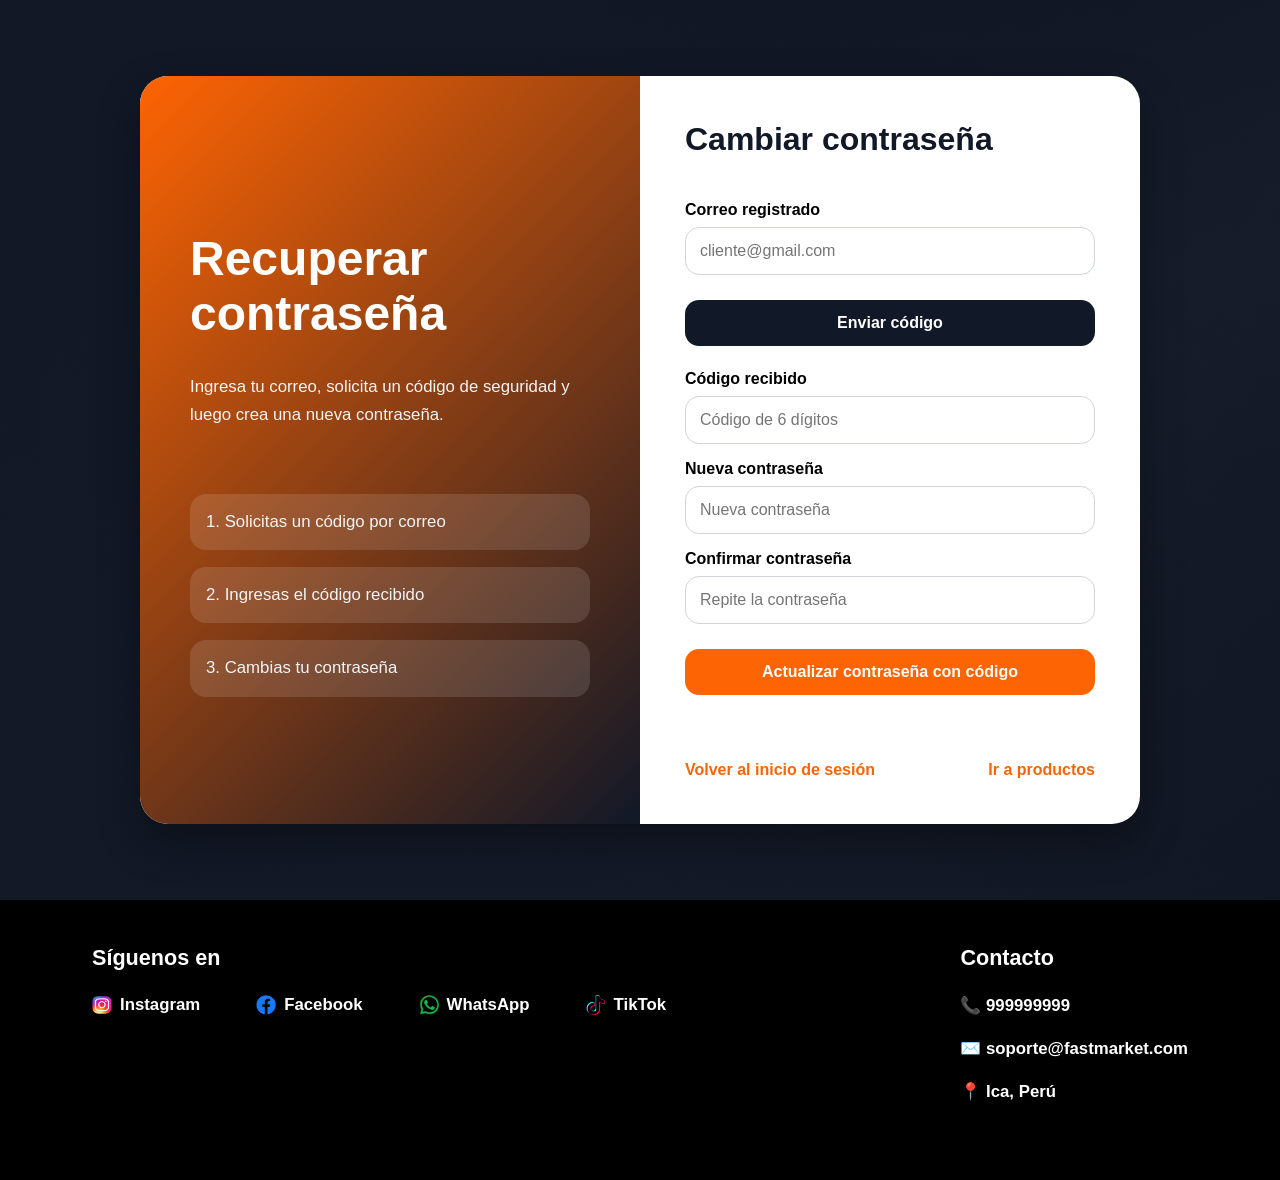
<file: frontend/recuperar-contrasena.html>
<!DOCTYPE html>
<html lang="es">
<head>
    <meta charset="UTF-8">
    <meta name="viewport" content="width=device-width, initial-scale=1.0">
    <title>Recuperar contraseña | FastMarket</title>
    <link rel="stylesheet" href="recuperar-contrasena.css">
    <link rel="stylesheet" href="estilos-globales.css">
</head>

<body>

    <main id="recuperar-main">

        <section id="recuperar-card">

            <div id="recuperar-info">
                <h1>Recuperar contraseña</h1>
                <p>
Ingresa tu correo, solicita un código de seguridad y luego crea una nueva contraseña.
                </p>

                <div class="info-pasos">
                    <p>1. Solicitas un código por correo</p>
                    <p>2. Ingresas el código recibido</p>
                    <p>3. Cambias tu contraseña</p>
                </div>
            </div>

            <form id="form-recuperar">

                <h2>Cambiar contraseña</h2>

                <label for="correo">Correo registrado</label>
                <input type="email" id="correo" placeholder="cliente@gmail.com">
                <button type="button" id="btn-enviar-codigo" class="btn-secundario-recuperar">Enviar código</button>

                <label for="codigo-verificacion">Código recibido</label>
                <input type="text" id="codigo-verificacion" maxlength="6" inputmode="numeric" placeholder="Código de 6 dígitos">

                <label for="nueva-password">Nueva contraseña</label>
                <input type="password" id="nueva-password" placeholder="Nueva contraseña">

                <label for="confirmar-password">Confirmar contraseña</label>
                <input type="password" id="confirmar-password" placeholder="Repite la contraseña">

                <button type="submit">Actualizar contraseña con código</button>

                <p id="mensaje-recuperar"></p>

                <div class="links">
                    <a href="login.html">Volver al inicio de sesión</a>
                    <a href="productos.html">Ir a productos</a>
                </div>

            </form>

        </section>

    </main>


                <footer id="pie-de-pagina">
            <div id="contactos-redes">

                <div id="contactos-redes1">
                    <h3 id="redes">Síguenos en</h3>

                    <nav class="redes nav-redes">
                        <ul>
                            <li class="redes">
                                <a href="https://www.instagram.com/" target="_blank">
                                    <img class="logo-redes" src="img/instagram.png" alt="Instagram"> Instagram
                                </a>
                            </li>

                            <li class="redes">
                                <a href="https://www.facebook.com/?locale=es_LA" target="_blank">
                                    <img class="logo-redes" src="img/facebook.png" alt="Facebook"> Facebook
                                </a>
                            </li>

                            <li class="redes">
                                <a href="https://web.whatsapp.com/" target="_blank">
                                    <img class="logo-redes" src="img/whatsapp.png" alt="WhatsApp"> WhatsApp
                                </a>
                            </li>

                            <li class="redes">
                                <a href="https://www.tiktok.com/es-419/" target="_blank">
                                    <img class="logo-redes" src="img/tiktok.png" alt="TikTok"> TikTok
                                </a>
                            </li>
                        </ul>
                    </nav>
                </div>

                <div id="contactos-redes2">
                    <h3 class="footer-titulo">Contacto</h3>

                    <nav class="redes nav-redes contacto-footer">
                        <ul>
                            <li class="redes"><a href="https://www2.claro.com.pe/institucional/centro-de-prensa/ampliacion-sms/">📞 999999999</a></li>
                            <li class="redes"><a href="https://mail.google.com/mail/u/0/#inbox">✉️ soporte@fastmarket.com</a></li>
                            <li class="redes"><a href="https://maps.app.goo.gl/H98FeKnEgCrhqcXd9">📍 Ica, Perú</a></li>
                        </ul>
                    </nav>
                </div>

            </div>
        </footer>

    <script src="config.js"></script>
    <script src="api.js"></script>
    <script src="recuperar-contrasena.js"></script>
</body>
</html>
</file>
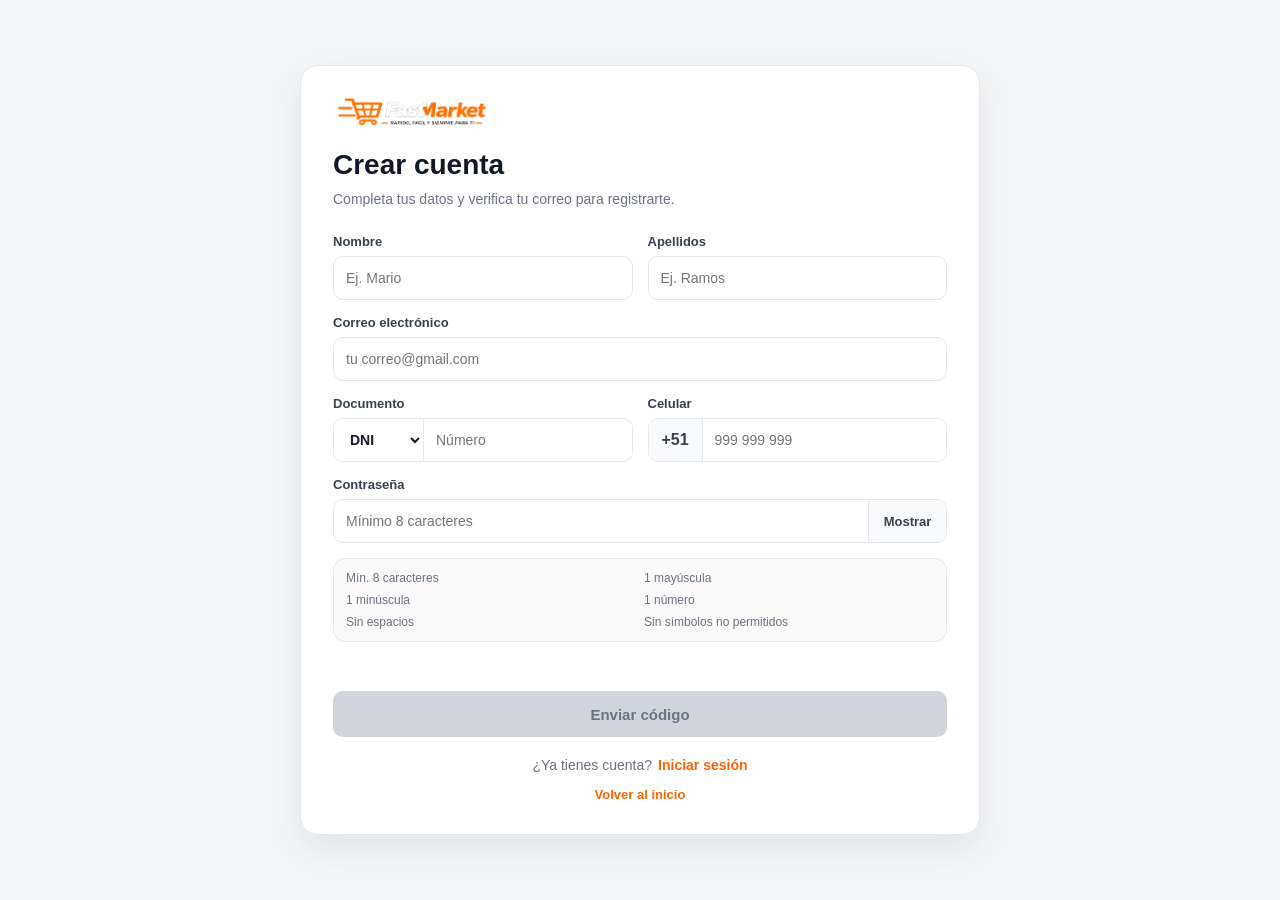
<file: frontend/registro.html>
<!DOCTYPE html>
<html lang="es">
<head>
    <meta charset="UTF-8">
    <meta name="viewport" content="width=device-width, initial-scale=1.0">
    <title>Registro | FastMarket</title>
    <link rel="stylesheet" href="login.css">
    <link rel="stylesheet" href="estilos-globales.css">
</head>
<body class="auth-body">
    <main class="auth-page">
        <section class="auth-card auth-card-registro">
            <a href="index.html" class="auth-logo" aria-label="Ir al inicio">
                <img src="img/logo.png" alt="FastMarket">
            </a>

            <div class="auth-heading">
                <h1>Crear cuenta</h1>
                <p>Completa tus datos y verifica tu correo para registrarte.</p>
            </div>

            <form id="form-registro" class="auth-form">
                <div class="form-grid two-cols">
                    <div class="campo">
                        <label for="registro-nombre">Nombre</label>
                        <input type="text" id="registro-nombre" placeholder="Ej. Mario" autocomplete="given-name">
                    </div>

                    <div class="campo">
                        <label for="registro-apellidos">Apellidos</label>
                        <input type="text" id="registro-apellidos" placeholder="Ej. Ramos" autocomplete="family-name">
                    </div>
                </div>

                <div class="campo">
                    <label for="registro-correo">Correo electrónico</label>
                    <input type="email" id="registro-correo" placeholder="tu correo@gmail.com" autocomplete="email">
                </div>

                <div class="form-grid two-cols">
                    <div class="campo">
                        <label for="registro-documento">Documento</label>
                        <div class="input-group documento-box">
                            <select id="registro-tipo-documento" aria-label="Tipo de documento">
                                <option value="DNI">DNI</option>
                                <option value="CE">CE</option>
                                <option value="PASAPORTE">Pasaporte</option>
                            </select>
                            <input type="text" id="registro-documento" placeholder="Número">
                        </div>
                    </div>

                    <div class="campo">
                        <label for="registro-celular">Celular</label>
                        <div class="input-group telefono-box">
                            <span>+51</span>
                            <input type="tel" id="registro-celular" placeholder="999 999 999" autocomplete="tel">
                        </div>
                    </div>
                </div>

                <div class="campo">
                    <label for="registro-password">Contraseña</label>
                    <div class="input-group password-box">
                        <input type="password" id="registro-password" placeholder="Mínimo 8 caracteres" autocomplete="new-password">
                        <button type="button" class="toggle-password" data-target="registro-password" aria-label="Mostrar contraseña">Mostrar</button>
                    </div>
                </div>

                <div class="password-rules" aria-label="Reglas de contraseña">
                    <span id="rule-length">Mín. 8 caracteres</span>
                    <span id="rule-upper">1 mayúscula</span>
                    <span id="rule-lower">1 minúscula</span>
                    <span id="rule-number">1 número</span>
                    <span id="rule-space">Sin espacios</span>
                    <span id="rule-special">Sin símbolos no permitidos</span>
                </div>

                <div id="codigo-panel" class="codigo-panel oculto">
                    <p>Te enviaremos un código de 6 dígitos al correo indicado.</p>

                    <div class="campo codigo-campo">
                        <label for="codigo-verificacion">Código de verificación</label>
                        <input type="text" id="codigo-verificacion" maxlength="6" placeholder="000000" inputmode="numeric" autocomplete="one-time-code">
                    </div>

                    <button type="button" id="reenviar-codigo" class="btn-link">Reenviar código</button>
                </div>

                <p id="mensaje-registro" class="mensaje-form"></p>

                <button type="submit" id="btn-registro" class="btn-auth" disabled>Enviar código</button>
            </form>

            <div class="auth-links">
                <span>¿Ya tienes cuenta?</span>
                <a href="login.html">Iniciar sesión</a>
            </div>

            <a href="index.html" class="volver-inicio">Volver al inicio</a>
        </section>
    </main>

    <div id="toast"></div>

    <script src="config.js"></script>
    <script src="api.js"></script>
    <script src="registro.js"></script>
</body>
</html>
</file>
<file: frontend/estilos-globales.css>
:root {
    --fm-primary: #111827;
    --fm-accent: #ef6c35;
    --fm-muted: #6b7280;
    --fm-border: #e5e7eb;
    --fm-surface: #ffffff;
    --fm-shadow: 0 18px 45px rgba(15, 23, 42, .10);
}

* { box-sizing: border-box; }

img { max-width: 100%; }

button, a, input, select, textarea { -webkit-tap-highlight-color: transparent; }

button.cargando { opacity: .72; cursor: wait !important; }

input:focus, select:focus, textarea:focus, button:focus-visible, a:focus-visible {
    outline: 3px solid rgba(239, 108, 53, .28) !important;
    outline-offset: 2px;
}

#toast {
    position: fixed;
    right: 20px;
    bottom: 20px;
    z-index: 99999;
    max-width: min(420px, calc(100vw - 40px));
    padding: 14px 16px;
    border-radius: 16px;
    background: #111827;
    color: #fff;
    box-shadow: var(--fm-shadow);
    opacity: 0;
    pointer-events: none;
    transform: translateY(12px);
    transition: opacity .2s ease, transform .2s ease;
    font-weight: 700;
}

#toast.activo {
    opacity: 1;
    transform: translateY(0);
}

#toast.toast-warning { background: #92400e; }
#toast.toast-error { background: #991b1b; }
#toast.toast-success { background: #166534; }

.fm-empty-state, .mensaje-error, .carrito-vacio {
    border: 1px dashed var(--fm-border);
    border-radius: 18px;
    padding: 18px;
    background: rgba(255,255,255,.72);
    color: var(--fm-muted);
}

@media (max-width: 720px) {
    #toast {
        left: 14px;
        right: 14px;
        bottom: 14px;
        max-width: none;
    }
}

#fm-confirm-overlay {
    position: fixed;
    inset: 0;
    z-index: 9998;
    background: rgba(15, 23, 42, .55);
    display: grid;
    place-items: center;
    padding: 18px;
}

.fm-confirm-card {
    width: min(420px, 100%);
    background: #fff;
    border-radius: 22px;
    box-shadow: 0 24px 70px rgba(15, 23, 42, .28);
    padding: 24px;
    border: 1px solid rgba(15, 23, 42, .08);
}

.fm-confirm-card h3 {
    margin: 0 0 8px;
    color: #111827;
}

.fm-confirm-card p {
    margin: 0;
    color: #4b5563;
    line-height: 1.5;
}

.fm-confirm-actions {
    display: flex;
    justify-content: flex-end;
    gap: 10px;
    margin-top: 22px;
}

.fm-confirm-actions button {
    border: 0;
    border-radius: 999px;
    padding: 10px 16px;
    font-weight: 800;
    cursor: pointer;
}

.fm-confirm-cancelar {
    background: #f3f4f6;
    color: #374151;
}

.fm-confirm-aceptar {
    background: #fd6403;
    color: #fff;
}

.paginacion-admin{display:flex;align-items:center;justify-content:flex-end;gap:12px;margin-top:14px;padding:10px 0}
.paginacion-admin button{border:0;border-radius:12px;padding:10px 14px;background:#111827;color:#fff;font-weight:700;cursor:pointer}
.paginacion-admin button:disabled{opacity:.45;cursor:not-allowed}
.detalle-panel{margin-top:18px;padding:18px;border:1px solid rgba(15,23,42,.12);border-radius:18px;background:#fff;box-shadow:0 12px 30px rgba(15,23,42,.08)}
.detalle-panel.oculto{display:none}
.detalle-panel h3{margin:0 0 10px;color:#111827}
.detalle-panel ul{margin:0;padding-left:18px}
.detalle-panel li{margin:8px 0;color:#374151}
.btn-secundario{border:1px solid rgba(15,23,42,.16);border-radius:10px;padding:8px 10px;background:#f8fafc;color:#111827;font-weight:700;cursor:pointer}

#pie-de-pagina {
    width: 100%;
    min-height: 280px;
    margin: 0;
    padding: 45px 5%;
    background: #000;
    color: #fff;
}

#pie-de-pagina #contactos-redes {
    width: min(1180px, 100%);
    margin: 0 auto;
    display: flex;
    justify-content: space-between;
    align-items: flex-start;
    gap: 32px;
}

#pie-de-pagina #contactos-redes1,
#pie-de-pagina #contactos-redes2 {
    min-width: 240px;
}

#pie-de-pagina #redes,
#pie-de-pagina .footer-titulo {
    margin: 0 0 14px;
    padding: 0 28px;
    color: #fff;
    font-size: 1.35rem;
    font-weight: 800;
}

#pie-de-pagina .nav-redes {
    margin: 0;
    display: flex;
    align-items: center;
}

#pie-de-pagina .nav-redes ul {
    list-style: none;
    margin: 0;
    padding: 0;
    display: flex;
    align-items: center;
    flex-wrap: wrap;
    gap: 0;
}

#pie-de-pagina .contacto-footer ul {
    flex-direction: column;
    align-items: flex-start;
}

#pie-de-pagina .nav-redes ul li {
    margin: 0;
    padding: 0;
}

#pie-de-pagina .nav-redes ul li a {
    color: #fff;
    text-decoration: none;
    font-size: 1.05rem;
    font-weight: 600;
    display: flex;
    align-items: center;
    gap: 8px;
    padding: 10px 28px;
    border-bottom: 2px solid transparent;
    transition: color .25s ease, transform .25s ease;
}

#pie-de-pagina .nav-redes ul li a:hover {
    color: #fd6403;
    transform: translateX(2px);
}

#pie-de-pagina .logo-redes {
    width: 20px;
    height: 20px;
    object-fit: contain;
    display: inline-block;
}

@media (max-width: 800px) {
    #pie-de-pagina {
        padding: 36px 24px;
    }

    #pie-de-pagina #contactos-redes {
        flex-direction: column;
        gap: 26px;
    }

    #pie-de-pagina #redes,
    #pie-de-pagina .footer-titulo,
    #pie-de-pagina .nav-redes ul li a {
        padding-left: 0;
        padding-right: 0;
    }

    #pie-de-pagina .nav-redes ul {
        flex-direction: column;
        align-items: flex-start;
    }
}
</file>
<file: frontend/admin.css>
:root {
    --orange: #fd6403;
    --orange-dark: #dc5300;
    --ink: #111827;
    --muted: #6b7280;
    --line: #e5e7eb;
    --soft: #f6f7fb;
    --white: #ffffff;
    --green: #16a34a;
    --red: #dc2626;
    --blue: #2563eb;
    --shadow: 0 14px 34px rgba(17, 24, 39, .08);
    --shadow-lg: 0 24px 50px rgba(17, 24, 39, .16);
}

* { box-sizing: border-box; }
html { scroll-behavior: smooth; }
body {
    margin: 0;
    min-height: 100vh;
    font-family: Arial, sans-serif;
    background: var(--soft);
    color: var(--ink);
}

#header {
    width: 100%;
    min-height: 80px;
    position: fixed;
    top: 0;
    left: 0;
    z-index: 2000;
    background: rgba(0, 0, 0, .72);
    backdrop-filter: blur(10px);
    box-shadow: 0 10px 28px rgba(0, 0, 0, .18);
}

#cabeza-admin {
    width: 100%;
    max-width: 1500px;
    min-height: 80px;
    margin: 0 auto;
    padding: 5px 2%;
    display: flex;
    align-items: center;
    justify-content: space-between;
    gap: 18px;
}

#logo-admin {
    display: flex;
    align-items: center;
    text-decoration: none;
}

#logo-admin img {
    width: 130px;
    height: auto;
    display: block;
}

#bienvenida-admin {
    margin: 0 0 0 auto;
    color: #fff;
    font-size: .95rem;
    font-weight: 600;
    white-space: nowrap;
}

#nombre-admin {
    color: #fff;
    font-weight: 800;
}

#menu-admin {
    position: relative;
    display: flex;
    align-items: center;
}

#btn-menu-admin {
    border: 1px solid rgba(255, 255, 255, .35);
    border-radius: 10px;
    padding: 10px 16px;
    background: var(--orange);
    color: #fff;
    font-weight: 800;
    cursor: pointer;
}

#opciones-admin {
    position: absolute;
    top: calc(100% + 14px);
    right: 0;
    width: 310px;
    max-height: calc(100vh - 105px);
    overflow-y: auto;
    display: none;
    grid-template-columns: 1fr;
    gap: 6px;
    padding: 10px;
    background: #111827;
    border: 1px solid rgba(255, 255, 255, .12);
    border-radius: 18px;
    box-shadow: 0 22px 55px rgba(0, 0, 0, .28);
}

#opciones-admin.activo { display: grid; }

#opciones-admin button,
#opciones-admin a {
    width: 100%;
    border: 0;
    border-radius: 12px;
    padding: 11px 13px;
    background: transparent;
    color: #e5e7eb;
    text-align: left;
    text-decoration: none;
    font-size: .93rem;
    font-weight: 700;
    cursor: pointer;
}

#opciones-admin button:hover,
#opciones-admin button.activo,
#opciones-admin a:hover {
    background: var(--orange);
    color: #fff;
}

#cerrar-sesion {
    margin-top: 8px;
    background: rgba(220, 38, 38, .18) !important;
    color: #fecaca !important;
}

#admin-main {
    width: min(1280px, 92%);
    margin: 0 auto;
    min-height: 100vh;
    padding: 112px 0 48px;
}

.panel-admin { display: none; }
.panel-admin.activo { display: block; }
.oculto { display: none !important; }

.panel-bienvenida {
    padding: clamp(28px, 5vw, 50px);
    border-radius: 28px;
    background: linear-gradient(135deg, #111827, #1f2937 65%, #fd6403);
    color: #fff;
    box-shadow: var(--shadow-lg);
}

.subtitulo {
    margin: 0 0 10px;
    color: #fed7aa;
    text-transform: uppercase;
    font-size: .8rem;
    font-weight: 900;
    letter-spacing: .08em;
}

.panel-bienvenida h1 {
    margin: 0 0 12px;
    font-size: clamp(2rem, 4vw, 3.8rem);
    line-height: 1.05;
}

.panel-bienvenida > p:not(.subtitulo) {
    max-width: 760px;
    margin: 0;
    color: #e5e7eb;
    line-height: 1.7;
}

.atajos-admin,
#estadisticas,
.vendedores-grid,
.lista-banners {
    display: grid;
    gap: 18px;
}

.atajos-admin {
    grid-template-columns: repeat(auto-fit, minmax(210px, 1fr));
    margin-top: 26px;
}

#estadisticas,
.vendedores-grid,
.lista-banners {
    grid-template-columns: repeat(auto-fit, minmax(220px, 1fr));
}

.atajo,
.card-estadistica,
#form-producto,
#form-banner,
#form-cupon,
#form-usuario-admin,
#form-index,
.tabla-contenedor,
.pedidos-contenedor,
.usuarios-contenedor,
.powerbi-info,
.powerbi-placeholder,
.detalle-panel,
.banner-card-admin,
.vendedor-card-admin,
.vendedor-detalle-card {
    background: #fff;
    border: 1px solid rgba(17, 24, 39, .08);
    border-radius: 22px;
    box-shadow: var(--shadow);
}

.atajo {
    min-height: 145px;
    padding: 22px;
    color: var(--ink);
    text-align: left;
    cursor: pointer;
}

.atajo:hover {
    transform: translateY(-3px);
    border-color: rgba(253, 100, 3, .35);
}

.icono-panel,
.atajo span {
    display: inline-flex;
    width: 36px;
    height: 36px;
    margin-bottom: 14px;
    border-radius: 14px;
    background: rgba(253, 100, 3, .12);
    position: relative;
}

.icono-panel::after,
.atajo span::after {
    content: "";
    width: 10px;
    height: 10px;
    border-radius: 999px;
    background: var(--orange);
    margin: auto;
}

.atajo h3,
.card-estadistica h3,
form h3,
.banner-card-admin h3,
.vendedor-card-admin h3,
.powerbi-info h3 {
    margin: 0 0 8px;
    color: var(--ink);
}

.atajo p,
.card-estadistica p,
.banner-card-admin p,
.vendedor-card-admin p,
.powerbi-info p {
    margin: 0;
    color: var(--muted);
    line-height: 1.6;
}

.titulo-section {
    margin: 0 0 22px;
    padding: 26px;
    border-radius: 24px;
    background: #fff;
    border: 1px solid rgba(17, 24, 39, .08);
    box-shadow: var(--shadow);
}

.titulo-section h2 {
    margin: 0 0 8px;
    font-size: clamp(1.65rem, 3vw, 2.5rem);
    color: var(--ink);
}

.titulo-section p {
    margin: 0;
    max-width: 850px;
    color: var(--muted);
    line-height: 1.65;
}

.card-estadistica,
.vendedor-detalle-card,
.powerbi-info,
.powerbi-placeholder,
#form-producto,
#form-banner,
#form-cupon,
#form-usuario-admin,
#form-index,
.tabla-contenedor,
.pedidos-contenedor,
.usuarios-contenedor,
.detalle-panel {
    padding: 22px;
}

.card-estadistica strong {
    display: block;
    margin: 8px 0;
    color: var(--orange);
    font-size: 2rem;
}

.admin-layout,
.usuarios-layout,
.banners-layout,
.powerbi-contenedor {
    display: grid;
    grid-template-columns: minmax(310px, 380px) 1fr;
    gap: 22px;
    align-items: start;
}

.powerbi-contenedor {
    grid-template-columns: minmax(300px, 360px) 1fr;
}

label {
    display: block;
    margin: 14px 0 7px;
    color: #374151;
    font-weight: 800;
    font-size: .92rem;
}

input,
select,
textarea {
    width: 100%;
    min-height: 45px;
    border: 1px solid var(--line);
    border-radius: 14px;
    padding: 12px 13px;
    background: #fff;
    color: var(--ink);
    font-family: inherit;
    font-size: .96rem;
    outline: none;
}

textarea {
    min-height: 104px;
    resize: vertical;
}

input:focus,
select:focus,
textarea:focus {
    border-color: var(--orange);
    box-shadow: 0 0 0 4px rgba(253, 100, 3, .12);
}

small,
.ayuda-campo,
.texto-ayuda {
    display: block;
    margin-top: 6px;
    color: var(--muted);
    line-height: 1.5;
    font-size: .82rem;
}

.form-doble {
    display: grid;
    grid-template-columns: repeat(2, minmax(0, 1fr));
    gap: 12px;
}

.check-oferta {
    display: flex;
    align-items: center;
    gap: 10px;
    font-weight: 700;
}

.check-oferta input {
    width: auto;
    min-height: auto;
    accent-color: var(--orange);
}

.botones-form,
.powerbi-botones,
.acciones-tabla,
.acciones-usuarios,
.filtros-pedidos-admin,
.acciones-banner {
    display: flex;
    gap: 10px;
    flex-wrap: wrap;
    align-items: center;
    margin: 18px 0 0;
}

.acciones-tabla,
.acciones-usuarios,
.filtros-pedidos-admin,
.acciones-banner { margin: 0 0 14px; }
.acciones-tabla input,
.acciones-usuarios input { flex: 1 1 240px; }
.acciones-tabla select,
.acciones-usuarios select,
.filtros-pedidos-admin select { flex: 0 1 220px; }

button,
.btn-secundario,
.footer-link {
    border: 0;
    border-radius: 14px;
    padding: 12px 16px;
    font-family: inherit;
    font-weight: 800;
    cursor: pointer;
    transition: transform .18s ease, filter .18s ease;
}

button:hover,
.btn-secundario:hover { transform: translateY(-1px); }

#btn-guardar,
#btn-guardar-banner,
#btn-guardar-cupon,
#btn-guardar-index,
#btn-guardar-usuario,
#btn-guardar-powerbi,
.botones-form button[type="submit"],
.powerbi-botones button:first-child,
.btn-editar,
.btn-editar-banner,
.acciones-tabla button:not(.btn-secundario),
.acciones-usuarios button:not(.btn-secundario) {
    background: var(--orange);
    color: #fff;
}

#btn-limpiar,
#btn-limpiar-banner,
#btn-limpiar-cupon,
#btn-limpiar-index,
#btn-limpiar-powerbi,
#btn-limpiar-usuario,
.btn-secundario,
.paginacion-admin button {
    background: #e5e7eb;
    color: var(--ink);
}

.btn-eliminar,
.btn-eliminar-banner {
    background: #fee2e2;
    color: #991b1b;
}

.btn-editar,
.btn-editar-banner,
.btn-eliminar,
.btn-eliminar-banner,
.acciones-min button,
.banner-card-acciones button {
    padding: 9px 11px;
    border-radius: 11px;
    font-size: .86rem;
}

.tabla-scroll,
.table-wrap,
.tabla-contenedor,
.pedidos-contenedor,
.usuarios-contenedor { overflow-x: auto; }

table {
    width: 100%;
    min-width: 820px;
    border-collapse: collapse;
}

th,
td {
    padding: 13px;
    border-bottom: 1px solid var(--line);
    text-align: left;
    vertical-align: middle;
}

th {
    color: var(--muted);
    background: #f8fafc;
    font-size: .78rem;
    font-weight: 900;
    text-transform: uppercase;
    letter-spacing: .05em;
    white-space: nowrap;
}

td { color: #243044; }
tbody tr:hover { background: #f8fafc; }

.img-tabla,
.miniatura-tabla {
    width: 54px;
    height: 54px;
    border-radius: 14px;
    object-fit: cover;
    background: #f3f4f6;
    border: 1px solid var(--line);
}

.estado-activo,
.estado-oferta,
.estado-normal,
.estado-inactivo,
.estado-banner-activo,
.estado-banner-inactivo,
.estado-stock,
.estado-stock-ok,
.estado-stock-bajo,
.estado-stock-agotado,
.stock-ok,
.stock-low,
.stock-empty {
    display: inline-flex;
    align-items: center;
    border-radius: 999px;
    padding: 6px 10px;
    font-size: .78rem;
    font-weight: 900;
    line-height: 1;
    white-space: nowrap;
}

.estado-activo,
.estado-banner-activo,
.estado-stock-ok,
.stock-ok { background: #dcfce7; color: #166534; }
.estado-oferta { background: #ffedd5; color: #c2410c; }
.estado-normal,
.estado-stock { background: #e0f2fe; color: #075985; }
.estado-inactivo,
.estado-banner-inactivo,
.estado-stock-agotado,
.stock-empty { background: #fee2e2; color: #991b1b; }
.estado-stock-bajo,
.stock-low { background: #fef3c7; color: #92400e; }

.paginacion-admin {
    display: flex;
    justify-content: center;
    align-items: center;
    gap: 12px;
    margin-top: 18px;
    color: var(--muted);
    font-weight: 800;
}

.paginacion-admin button:disabled {
    opacity: .45;
    cursor: not-allowed;
    transform: none;
}

.preview-producto,
.preview-banner,
.preview-galeria {
    margin-top: 12px;
    padding: 10px;
    border-radius: 18px;
    background: #f8fafc;
    border: 1px dashed var(--line);
}

.preview-producto img,
.preview-banner img {
    width: 100%;
    max-height: 190px;
    object-fit: cover;
    display: block;
    border-radius: 14px;
}

.preview-lista {
    display: grid;
    grid-template-columns: repeat(auto-fill, minmax(90px, 1fr));
    gap: 10px;
}

.preview-item {
    margin: 0;
    position: relative;
    overflow: hidden;
    border-radius: 14px;
    background: #fff;
    border: 1px solid var(--line);
}

.preview-item img {
    width: 100%;
    height: 88px;
    object-fit: cover;
    display: block;
}

.preview-item figcaption {
    position: absolute;
    left: 6px;
    bottom: 6px;
    padding: 4px 7px;
    border-radius: 999px;
    background: rgba(17, 24, 39, .82);
    color: #fff;
    font-size: .72rem;
    font-weight: 800;
}

.banner-card-admin { overflow: hidden; padding: 0; }
.banner-card-admin img { width: 100%; height: 150px; object-fit: cover; background: #f3f4f6; display: block; }
.banner-card-info { padding: 16px; }
.banner-card-acciones { display: flex; gap: 8px; flex-wrap: wrap; margin-top: 12px; }

.vendedor-metricas {
    display: grid;
    grid-template-columns: repeat(3, minmax(0, 1fr));
    gap: 12px;
    margin: 18px 0;
}

.vendedor-metricas span { display: block; color: var(--muted); font-size: .82rem; }
.vendedor-metricas strong { display: block; color: var(--orange); font-size: 1.35rem; }

.powerbi-placeholder {
    min-height: 360px;
    display: flex;
    flex-direction: column;
    align-items: center;
    justify-content: center;
    color: var(--muted);
    text-align: center;
    overflow: hidden;
}

.powerbi-placeholder iframe {
    width: 100%;
    height: 520px;
    border: 0;
    border-radius: 20px;
}

.detalle-panel { margin-top: 18px; background: #fff; }
.detalle-panel ul,
.detalle-panel ol { margin: 0; padding-left: 18px; }
.detalle-panel li { margin-bottom: 8px; }

#pie-de-pagina {
    width: 100%;
    min-height: 280px;
    margin: 0;
    padding: 45px 5%;
    background: #000;
    color: #fff;
}

#contactos-redes {
    width: min(1180px, 100%);
    margin: 0 auto;
    display: flex;
    justify-content: space-between;
    align-items: flex-start;
    gap: 32px;
}

#redes,
.footer-titulo {
    margin: 0 0 14px;
    padding: 0 28px;
    color: #fff;
    font-size: 1.35rem;
    font-weight: 800;
}

.nav-redes ul {
    list-style: none;
    margin: 0;
    padding: 0;
    display: flex;
    align-items: center;
    flex-wrap: wrap;
}

.contacto-footer ul {
    flex-direction: column;
    align-items: flex-start;
}

.nav-redes ul li a {
    color: #fff;
    text-decoration: none;
    font-size: 1.05rem;
    font-weight: 600;
    display: flex;
    align-items: center;
    gap: 8px;
    padding: 10px 28px;
    transition: color .25s ease, transform .25s ease;
}

.nav-redes ul li a:hover {
    color: var(--orange);
    transform: translateX(2px);
}

.logo-redes {
    width: 20px;
    height: 20px;
    object-fit: contain;
    display: inline-block;
}

#toast {
    position: fixed;
    right: 20px;
    bottom: 20px;
    z-index: 9999;
    max-width: min(420px, calc(100vw - 40px));
    padding: 14px 18px;
    border-radius: 14px;
    background: #111827;
    color: #fff;
    opacity: 0;
    pointer-events: none;
    transform: translateY(12px);
    transition: .25s ease;
    box-shadow: 0 16px 40px rgba(17, 24, 39, .22);
}

#toast.activo {
    opacity: 1;
    transform: translateY(0);
}

@media (max-width: 1180px) {
    .admin-layout,
    .usuarios-layout,
    .banners-layout,
    .powerbi-contenedor { grid-template-columns: 1fr; }
}

@media (max-width: 900px) {
    #header { position: static; }
    #cabeza-admin { min-height: auto; flex-wrap: wrap; padding: 12px 5%; }
    #bienvenida-admin { order: 3; width: 100%; margin-left: 0; }
    #opciones-admin { position: static; width: 100%; max-height: none; margin-top: 10px; }
    #menu-admin { flex-direction: column; align-items: stretch; width: 100%; }
    #admin-main { width: min(100% - 32px, 1280px); padding-top: 28px; }
    .form-doble,
    .vendedor-metricas { grid-template-columns: 1fr; }
    #contactos-redes { flex-direction: column; gap: 26px; }
    #redes,
    .footer-titulo,
    .nav-redes ul li a { padding-left: 0; padding-right: 0; }
    .nav-redes ul { flex-direction: column; align-items: flex-start; }
}

@media (max-width: 640px) {
    .botones-form,
    .powerbi-botones,
    .acciones-tabla,
    .acciones-usuarios,
    .filtros-pedidos-admin {
        align-items: stretch;
    }
    .acciones-tabla input,
    .acciones-tabla select,
    .acciones-tabla button,
    .acciones-usuarios input,
    .acciones-usuarios select,
    .filtros-pedidos-admin select { flex: 1 1 100%; }
    .titulo-section,
    .card-estadistica,
    #form-producto,
    #form-banner,
    #form-cupon,
    #form-usuario-admin,
    #form-index,
    .tabla-contenedor,
    .pedidos-contenedor,
    .usuarios-contenedor { padding: 18px; }
}

.panel-inicio-simple {
    display: grid;
    grid-template-columns: minmax(0, 1fr) 260px;
    gap: 24px;
    align-items: center;
    background: #ffffff;
    color: var(--ink);
    border: 1px solid rgba(17, 24, 39, .08);
}

.panel-inicio-simple .subtitulo {
    color: var(--orange);
}

.panel-inicio-simple h1 {
    color: var(--ink);
    font-size: clamp(2rem, 4vw, 3.1rem);
}

.panel-inicio-simple > div > p:not(.subtitulo) {
    color: var(--muted);
}

.panel-badge-admin {
    min-height: 190px;
    border-radius: 24px;
    background: linear-gradient(135deg, #111827, #1f2937);
    color: #fff;
    display: flex;
    flex-direction: column;
    justify-content: center;
    gap: 10px;
    padding: 24px;
}

.panel-badge-admin span {
    width: 58px;
    height: 58px;
    border-radius: 18px;
    display: grid;
    place-items: center;
    background: var(--orange);
    font-weight: 900;
}

.panel-badge-admin strong {
    font-size: 1.25rem;
}

.panel-badge-admin small {
    color: #d1d5db;
    line-height: 1.5;
}

.resumen-inicio-admin {
    display: grid;
    grid-template-columns: repeat(2, minmax(0, 1fr));
    gap: 18px;
    margin-top: 22px;
}

.resumen-inicio-admin article {
    background: #fff;
    border: 1px solid rgba(17, 24, 39, .08);
    border-radius: 22px;
    padding: 24px;
    box-shadow: var(--shadow);
}

.resumen-inicio-admin span {
    display: block;
    color: var(--orange);
    font-weight: 800;
    margin-bottom: 8px;
}

.resumen-inicio-admin strong {
    display: block;
    font-size: 1.15rem;
    margin-bottom: 8px;
}

.resumen-inicio-admin p {
    margin: 0;
    color: var(--muted);
    line-height: 1.6;
}

@media (max-width: 820px) {
    .panel-inicio-simple,
    .resumen-inicio-admin {
        grid-template-columns: 1fr;
    }
}

.perfil-panel-card {
    margin-top: 22px;
    padding: 22px;
    display: grid;
    grid-template-columns: auto 1fr auto;
    gap: 18px;
    align-items: center;
    background: #fff;
    border: 1px solid rgba(17, 24, 39, .08);
    border-radius: 24px;
    box-shadow: var(--shadow);
}

.perfil-avatar-panel {
    width: 62px;
    height: 62px;
    border-radius: 20px;
    display: grid;
    place-items: center;
    background: #111827;
    color: #fff;
    font-weight: 900;
    font-size: 1.45rem;
}

.perfil-panel-info span {
    color: var(--orange);
    font-weight: 900;
    font-size: .85rem;
}

.perfil-panel-info h2 {
    margin: 5px 0;
    font-size: 1.3rem;
}

.perfil-panel-info p,
.perfil-panel-datos p {
    margin: 4px 0;
    color: var(--muted);
}

.perfil-panel-datos {
    min-width: 230px;
    padding: 14px 16px;
    border-radius: 18px;
    background: #f9fafb;
    border: 1px solid var(--line);
}

#detalles-adicionales {
    min-height: 90px;
}

@media (max-width: 820px) {
    .perfil-panel-card {
        grid-template-columns: 1fr;
    }
    .perfil-panel-datos {
        min-width: 0;
    }
}

/* ===== Reportes y estadísticas ===== */
.titulo-reporte-admin {
    display: flex;
    align-items: center;
    justify-content: space-between;
    gap: 20px;
}

.reporte-insignia {
    display: inline-flex;
    align-items: center;
    gap: 8px;
    padding: 9px 14px;
    border-radius: 999px;
    background: #ecfdf5;
    color: #047857;
    font-size: .82rem;
    font-weight: 800;
    white-space: nowrap;
}

.reporte-filtros {
    display: grid;
    grid-template-columns: minmax(180px, 1.2fr) repeat(2, minmax(150px, .8fr)) minmax(260px, 1.4fr);
    gap: 14px;
    align-items: end;
    margin-bottom: 22px;
    padding: 18px;
    border: 1px solid var(--line);
    border-radius: 20px;
    background: #fff;
    box-shadow: var(--shadow);
}

.reporte-filtros label {
    display: block;
    margin-bottom: 7px;
    color: var(--ink);
    font-size: .82rem;
    font-weight: 800;
}

.reporte-filtros select,
.reporte-filtros input {
    width: 100%;
    min-height: 44px;
    padding: 10px 12px;
    border: 1px solid #d8dee8;
    border-radius: 12px;
    background: #fff;
    color: var(--ink);
}

.reporte-acciones {
    display: flex;
    gap: 10px;
    flex-wrap: wrap;
}

.reporte-acciones button {
    flex: 1 1 120px;
    min-height: 44px;
}

.reporte-estado {
    grid-column: 1 / -1;
    margin: 0;
    color: var(--muted);
    font-size: .83rem;
}

.reporte-estado.cargando { color: #b45309; }
.reporte-estado.error { color: #b91c1c; }
.reporte-estado.correcto { color: #047857; }

.reporte-kpis {
    display: grid;
    grid-template-columns: repeat(4, minmax(0, 1fr));
    gap: 14px;
    margin-bottom: 22px;
}

.reporte-kpis article {
    min-height: 128px;
    padding: 18px;
    border: 1px solid var(--line);
    border-radius: 18px;
    background: #fff;
    box-shadow: var(--shadow);
    display: flex;
    flex-direction: column;
    justify-content: center;
}

.reporte-kpis article.kpi-destacado {
    background: linear-gradient(135deg, #fff7ed, #ffedd5);
    border-color: #fed7aa;
}

.reporte-kpis span {
    color: var(--muted);
    font-size: .8rem;
    font-weight: 800;
    text-transform: uppercase;
    letter-spacing: .035em;
}

.reporte-kpis strong {
    display: block;
    margin: 8px 0 4px;
    color: var(--ink);
    font-size: clamp(1.5rem, 2.3vw, 2.15rem);
    line-height: 1;
}

.reporte-kpis small { color: var(--muted); font-size: .78rem; }

.reporte-graficos-grid,
.reporte-tablas-grid,
.reporte-distribuciones {
    display: grid;
    gap: 16px;
    margin-bottom: 20px;
}

.reporte-graficos-grid { grid-template-columns: repeat(2, minmax(0, 1fr)); }
.reporte-card-ancha { grid-column: 1 / -1; }
.reporte-tablas-grid { grid-template-columns: repeat(2, minmax(0, 1fr)); }
.reporte-distribuciones { grid-template-columns: repeat(3, minmax(0, 1fr)); }

.reporte-card {
    padding: 20px;
    border: 1px solid var(--line);
    border-radius: 20px;
    background: #fff;
    box-shadow: var(--shadow);
    min-width: 0;
}

.reporte-card h3 { margin: 0 0 14px; color: var(--ink); }
.reporte-card-titulo { display: flex; justify-content: space-between; gap: 14px; margin-bottom: 14px; }
.reporte-card-titulo h3 { margin: 0 0 5px; }
.reporte-card-titulo p { margin: 0; color: var(--muted); font-size: .83rem; }

.grafico-barras {
    min-height: 250px;
    overflow-x: auto;
    overflow-y: hidden;
    padding: 10px 2px 4px;
}

.grafico-barras-contenido {
    min-width: 100%;
    height: 230px;
    display: flex;
    align-items: flex-end;
    gap: 7px;
    border-bottom: 1px solid #dce2ea;
}

.grafico-columna {
    min-width: 28px;
    flex: 1 0 28px;
    height: 100%;
    display: flex;
    flex-direction: column;
    justify-content: flex-end;
    align-items: center;
    gap: 5px;
    position: relative;
}

.grafico-columna-barras {
    width: 100%;
    height: 185px;
    display: flex;
    align-items: flex-end;
    justify-content: center;
    gap: 3px;
}

.grafico-barra {
    width: min(18px, 45%);
    min-height: 2px;
    border-radius: 7px 7px 2px 2px;
    background: #f97316;
    transition: opacity .2s ease;
}

.grafico-barra.secundaria { background: #334155; }
.grafico-barra.terciaria { background: #0f766e; }
.grafico-barra:hover { opacity: .75; }

.grafico-etiqueta {
    max-width: 46px;
    color: var(--muted);
    font-size: .66rem;
    white-space: nowrap;
    overflow: hidden;
    text-overflow: ellipsis;
}

.grafico-vacio {
    min-height: 220px;
    display: grid;
    place-items: center;
    color: var(--muted);
    text-align: center;
}

.grafico-leyenda {
    display: flex;
    gap: 14px;
    flex-wrap: wrap;
    margin-top: 12px;
    color: var(--muted);
    font-size: .74rem;
}

.grafico-leyenda span::before {
    content: "";
    display: inline-block;
    width: 9px;
    height: 9px;
    margin-right: 6px;
    border-radius: 3px;
    background: #f97316;
}

.grafico-leyenda span.secundaria::before { background: #334155; }
.grafico-leyenda span.terciaria::before { background: #0f766e; }

.tabla-resumen { display: grid; gap: 10px; }
.tabla-resumen-fila {
    display: grid;
    grid-template-columns: minmax(0, 1fr) auto;
    gap: 12px;
    align-items: center;
}
.tabla-resumen-fila span { color: var(--muted); font-size: .84rem; }
.tabla-resumen-fila strong { color: var(--ink); }
.tabla-resumen-progreso {
    grid-column: 1 / -1;
    height: 7px;
    overflow: hidden;
    border-radius: 999px;
    background: #eef2f7;
}
.tabla-resumen-progreso i { display: block; height: 100%; border-radius: inherit; background: #f97316; }

.tabla-scroll { width: 100%; overflow-x: auto; }
.reporte-card table { width: 100%; border-collapse: collapse; }
.reporte-card th,
.reporte-card td { padding: 11px 10px; border-bottom: 1px solid #edf0f4; text-align: left; vertical-align: top; font-size: .82rem; }
.reporte-card th { color: #475569; background: #f8fafc; font-weight: 800; }
.reporte-card td { color: var(--ink); }
.reporte-card tbody tr:last-child td { border-bottom: 0; }

.stock-numero { display: inline-flex; min-width: 34px; justify-content: center; padding: 5px 8px; border-radius: 999px; font-weight: 900; }
.stock-numero.agotado { background: #fee2e2; color: #b91c1c; }
.stock-numero.bajo { background: #fef3c7; color: #92400e; }

.reporte-reclamos-card { margin-bottom: 8px; }
.tabla-reclamos-admin { min-width: 1120px; }
.tabla-reclamos-admin textarea {
    width: 100%;
    min-width: 210px;
    min-height: 74px;
    resize: vertical;
    padding: 9px;
    border: 1px solid #d8dee8;
    border-radius: 10px;
}
.tabla-reclamos-admin select {
    width: 100%;
    min-width: 145px;
    margin-bottom: 8px;
    padding: 8px;
    border: 1px solid #d8dee8;
    border-radius: 10px;
    background: #fff;
}
.tabla-reclamos-admin .reclamo-descripcion { max-width: 310px; white-space: normal; line-height: 1.45; }
.tabla-reclamos-admin .btn-guardar-reclamo { white-space: nowrap; }

@media (max-width: 1100px) {
    .reporte-kpis { grid-template-columns: repeat(3, minmax(0, 1fr)); }
    .reporte-distribuciones { grid-template-columns: repeat(2, minmax(0, 1fr)); }
    .reporte-filtros { grid-template-columns: repeat(2, minmax(0, 1fr)); }
}

@media (max-width: 760px) {
    .titulo-reporte-admin { align-items: flex-start; flex-direction: column; }
    .reporte-filtros,
    .reporte-kpis,
    .reporte-graficos-grid,
    .reporte-tablas-grid,
    .reporte-distribuciones { grid-template-columns: 1fr; }
    .reporte-card-ancha { grid-column: auto; }
    .reporte-kpis article { min-height: 110px; }
    .reporte-acciones { flex-direction: column; }
}
</file>
<file: frontend/producto-caracteristicas.css>
.editor-caracteristicas {
    margin-top: 16px;
    padding: 16px;
    border: 1px solid rgba(253, 100, 3, .22);
    border-radius: 16px;
    background: #fffaf6;
}

.editor-caracteristicas .check-caracteristicas {
    display: flex;
    align-items: center;
    gap: 10px;
    margin: 0;
    cursor: pointer;
}

.editor-caracteristicas .check-caracteristicas input {
    width: 18px;
    min-height: 18px;
    margin: 0;
    accent-color: #fd6403;
}

.panel-caracteristicas {
    margin-top: 14px;
}

.sugerencias-caracteristicas {
    display: flex;
    flex-wrap: wrap;
    gap: 8px;
    margin: 12px 0;
}

.chip-caracteristica {
    min-height: 34px;
    padding: 7px 11px;
    border: 1px solid rgba(253, 100, 3, .35);
    border-radius: 999px;
    background: #fff;
    color: #a64000;
    font-size: .82rem;
    font-weight: 800;
    cursor: pointer;
}

.chip-caracteristica:hover {
    background: #fff0e5;
}

.sin-sugerencias {
    color: #6b7280;
    font-size: .86rem;
    line-height: 1.5;
}

.lista-caracteristicas {
    display: grid;
    gap: 10px;
}

.fila-caracteristica {
    display: grid;
    grid-template-columns: minmax(110px, .8fr) minmax(150px, 1.2fr) 40px;
    gap: 8px;
    align-items: center;
}

.fila-caracteristica input {
    margin: 0;
}

.quitar-caracteristica {
    width: 40px;
    min-height: 42px;
    padding: 0;
    border: 1px solid #fecaca;
    border-radius: 12px;
    background: #fff;
    color: #b91c1c;
    font-size: 1.35rem;
    font-weight: 900;
    cursor: pointer;
}

.btn-agregar-caracteristica {
    width: 100%;
    margin-top: 12px;
    padding: 10px 12px;
    border: 1px dashed rgba(253, 100, 3, .55);
    border-radius: 12px;
    background: #fff;
    color: #a64000;
    font-weight: 800;
    cursor: pointer;
}

.oculto {
    display: none !important;
}

@media (max-width: 560px) {
    .fila-caracteristica {
        grid-template-columns: 1fr 40px;
    }

    .fila-caracteristica [data-caracteristica-nombre] {
        grid-column: 1 / -1;
    }
}
</file>
<file: frontend/ayuda.css>
* {
    box-sizing: border-box;
}

:root {
    --naranja: #fd6403;
    --negro: #111827;
    --gris: #6b7280;
    --gris-claro: #f3f4f6;
    --borde: #e5e7eb;
}

body {
    margin: 0;
    font-family: Arial, sans-serif;
    background-color: var(--gris-claro);
    color: var(--negro);
}

#header {
    width: 100%;
    height: 80px;
    position: fixed;
    z-index: 1000;
    top: 0;
    left: 0;
    background-color: rgba(0,0,0,0.75);
    backdrop-filter: blur(10px);
}

#cabeza {
    max-width: 1500px;
    height: 100%;
    margin: 0 auto;
    padding: 0 5%;
    display: flex;
    justify-content: space-between;
    align-items: center;
}

#logo {
    width: 130px;
}

#nav-menu ul {
    display: flex;
    align-items: center;
    gap: 25px;
    list-style: none;
    margin: 0;
    padding: 0;
}

#nav-menu a {
    color: white;
    text-decoration: none;
    font-weight: 500;
}

#nav-menu a:hover {
    color: var(--naranja);
}

#login-btn {
    background-color: var(--naranja);
    padding: 8px 18px;
    border-radius: 10px;
    border: 1px solid white;
}

#ayuda-main {
    padding-top: 80px;
}

#ayuda-hero {
    min-height: 45vh;
    padding: 90px 5%;
    color: white;
    background:
        linear-gradient(120deg, rgba(17,24,39,0.96), rgba(17,24,39,0.84)),
        url("img/fondo1.png");
    background-size: cover;
    background-position: center;
}

.subtitulo {
    color: var(--naranja);
    font-weight: bold;
}

#ayuda-hero h1 {
    font-size: 3rem;
    margin: 15px 0;
}

#ayuda-hero p {
    max-width: 760px;
    color: #d1d5db;
    line-height: 1.7;
}

#ayuda-contenido {
    padding: 70px 5%;
    max-width: 1100px;
    margin: 0 auto;
}

#buscador-ayuda {
    margin-bottom: 30px;
}

#buscar-ayuda {
    width: 100%;
    padding: 16px;
    border: 1px solid var(--borde);
    border-radius: 18px;
    outline: none;
    font-size: 1rem;
}

#buscar-ayuda:focus {
    border-color: var(--naranja);
}

.faq-item {
    background-color: white;
    padding: 28px;
    border-radius: 22px;
    margin-bottom: 18px;
    box-shadow: 0 8px 22px rgba(0,0,0,0.07);
    border-left: 5px solid var(--naranja);
}

.faq-item h2 {
    margin-top: 0;
}

.faq-item p {
    color: var(--gris);
    line-height: 1.7;
}

.oculto {
    display: none !important;
}

#sin-resultados {
    background-color: white;
    padding: 35px;
    border-radius: 22px;
    text-align: center;
}

#sin-resultados p {
    color: var(--gris);
}

#pie-de-pagina {
    background-color: black;
    color: white;
    padding: 45px 5%;
    display: grid;
    grid-template-columns: 2fr 1fr 1fr;
    gap: 30px;
}

#pie-de-pagina p,
#pie-de-pagina a {
    color: #d1d5db;
}

#pie-de-pagina a {
    display: block;
    text-decoration: none;
    margin-bottom: 8px;
}

#pie-de-pagina a:hover {
    color: var(--naranja);
}

@media (max-width: 800px) {
    #header {
        height: auto;
    }

    #cabeza {
        flex-direction: column;
        padding: 12px 5%;
        gap: 10px;
    }

    #nav-menu ul {
        flex-wrap: wrap;
        justify-content: center;
    }

    #ayuda-main {
        padding-top: 140px;
    }

    #ayuda-hero h1 {
        font-size: 2.2rem;
    }

    #pie-de-pagina {
        grid-template-columns: 1fr;
    }
}
</file>
<file: frontend/carrito-global.css>
#carrito {
    position: relative;
    cursor: pointer;
}

#carrito .contador-carrito,
#contador-carrito {
    position: absolute;
    top: -7px;
    right: -9px;
    min-width: 20px;
    height: 20px;
    padding: 0 6px;
    border-radius: 999px;
    background: #fd6403;
    color: #fff;
    font-size: 0.72rem;
    font-weight: 800;
    display: inline-flex;
    align-items: center;
    justify-content: center;
    box-shadow: 0 8px 18px rgba(253, 100, 3, .35);
}

.fm-cart-overlay {
    position: fixed;
    inset: 0;
    background: rgba(15, 23, 42, .45);
    opacity: 0;
    pointer-events: none;
    transition: opacity .2s ease;
    z-index: 2400;
}

.fm-cart-overlay.activo {
    opacity: 1;
    pointer-events: auto;
}

.fm-cart-panel {
    position: fixed;
    top: 0;
    right: 0;
    width: min(430px, 94vw);
    height: 100vh;
    background: #ffffff;
    z-index: 2401;
    transform: translateX(105%);
    transition: transform .24s ease;
    box-shadow: -28px 0 60px rgba(15, 23, 42, .22);
    display: flex;
    flex-direction: column;
    color: #111827;
}

.fm-cart-panel.activo {
    transform: translateX(0);
}

.fm-cart-head {
    padding: 22px 24px 18px;
    background: #111827;
    color: #fff;
    display: flex;
    align-items: center;
    justify-content: space-between;
    gap: 16px;
}

.fm-cart-head h2 {
    margin: 0;
    font-size: 1.35rem;
}

.fm-cart-head p {
    margin: 4px 0 0;
    color: #d1d5db;
    font-size: .9rem;
}

.fm-cart-close {
    width: 38px;
    height: 38px;
    border: 1px solid rgba(255,255,255,.24);
    background: rgba(255,255,255,.08);
    color: #fff;
    border-radius: 12px;
    cursor: pointer;
    font-size: 1.5rem;
    line-height: 1;
}

.fm-cart-body {
    flex: 1;
    overflow: auto;
    padding: 18px 20px;
    background: #f8fafc;
}

.fm-cart-empty {
    margin: 30px 0;
    padding: 24px;
    border: 1px dashed #cbd5e1;
    border-radius: 18px;
    background: #fff;
    text-align: center;
    color: #64748b;
}

.fm-cart-item {
    display: grid;
    grid-template-columns: 78px 1fr;
    gap: 14px;
    padding: 14px;
    margin-bottom: 12px;
    background: #fff;
    border: 1px solid #e5e7eb;
    border-radius: 18px;
    box-shadow: 0 10px 24px rgba(15, 23, 42, .05);
}

.fm-cart-item img {
    width: 78px;
    height: 78px;
    border-radius: 14px;
    object-fit: cover;
    background: #f3f4f6;
}

.fm-cart-info h3 {
    margin: 0 0 6px;
    font-size: .98rem;
    color: #111827;
}

.fm-cart-info p {
    margin: 0 0 10px;
    color: #fd6403;
    font-weight: 800;
}

.fm-cart-actions {
    display: flex;
    align-items: center;
    gap: 8px;
    flex-wrap: wrap;
}

.fm-cart-actions button {
    border: 1px solid #e5e7eb;
    background: #fff;
    color: #111827;
    min-width: 32px;
    height: 32px;
    border-radius: 10px;
    cursor: pointer;
    font-weight: 800;
}

.fm-cart-actions .fm-cart-remove {
    padding: 0 10px;
    color: #dc2626;
    font-size: .82rem;
}

.fm-cart-foot {
    border-top: 1px solid #e5e7eb;
    padding: 18px 22px 22px;
    background: #fff;
}

.fm-cart-coupon {
    margin-bottom: 14px;
}

.fm-cart-coupon label {
    display: block;
    margin-bottom: 7px;
    color: #374151;
    font-weight: 700;
    font-size: .9rem;
}

.fm-cart-coupon-row {
    display: grid;
    grid-template-columns: 1fr auto;
    gap: 8px;
}

.fm-cart-coupon input {
    border: 1px solid #d1d5db;
    border-radius: 12px;
    padding: 11px 12px;
    outline: none;
}

.fm-cart-coupon button {
    border: none;
    border-radius: 12px;
    background: #111827;
    color: #fff;
    padding: 0 14px;
    cursor: pointer;
    font-weight: 800;
}

.fm-cart-message {
    min-height: 18px;
    margin: 6px 0 0;
    font-size: .82rem;
}

.fm-cart-message.ok { color: #16a34a; }
.fm-cart-message.error { color: #dc2626; }

.fm-cart-totals {
    display: grid;
    gap: 8px;
    margin-bottom: 16px;
}

.fm-cart-total-row {
    display: flex;
    justify-content: space-between;
    align-items: center;
    color: #4b5563;
}

.fm-cart-total-row strong {
    color: #111827;
}

.fm-cart-total-row.final {
    border-top: 1px solid #e5e7eb;
    padding-top: 12px;
    margin-top: 4px;
    font-size: 1.08rem;
}

.fm-cart-buttons {
    display: grid;
    grid-template-columns: 1fr 1fr;
    gap: 10px;
}

.fm-cart-buttons button,
.fm-cart-buttons a {
    display: inline-flex;
    align-items: center;
    justify-content: center;
    min-height: 44px;
    border-radius: 14px;
    border: none;
    text-decoration: none;
    font-weight: 800;
    cursor: pointer;
}

.fm-cart-checkout {
    background: #fd6403;
    color: #fff;
}

.fm-cart-clear {
    background: #f3f4f6;
    color: #374151;
}

.fm-cart-continue {
    grid-column: 1 / -1;
    background: #111827;
    color: #fff;
}

.oculto { display: none !important; }

@media (max-width: 520px) {
    .fm-cart-panel { width: 100vw; }
    .fm-cart-buttons { grid-template-columns: 1fr; }
}

#overlay-carrito.fm-cart-overlay {
    position: fixed;
    inset: 0;
    width: auto;
    height: auto;
    background: rgba(15, 23, 42, .45);
    opacity: 0;
    pointer-events: none;
    display: block;
    z-index: 2400;
}

#overlay-carrito.fm-cart-overlay.activo {
    opacity: 1;
    pointer-events: auto;
}

#panel-carrito.fm-cart-panel {
    position: fixed;
    top: 0;
    right: 0;
    left: auto;
    width: min(430px, 94vw);
    max-width: none;
    height: 100vh;
    padding: 0;
    background: #fff;
    border-radius: 0;
    transform: translateX(105%);
    display: flex;
    flex-direction: column;
    overflow: hidden;
    z-index: 2401;
}

#panel-carrito.fm-cart-panel.activo {
    transform: translateX(0);
}

#panel-carrito.fm-cart-panel .fm-cart-body {
    flex: 1;
    overflow: auto;
}

@media (max-width: 520px) {
    #panel-carrito.fm-cart-panel { width: 100vw; }
}
</file>
<file: frontend/detalle-producto.css>
* {
    box-sizing: border-box;
}

:root {
    --naranja: #fd6403;
    --naranja-oscuro: #e25700;
    --negro: #171717;
    --gris: #666666;
    --gris-suave: #f7f7f7;
    --borde: #dddddd;
    --verde: #16a34a;
    --rojo: #dc2626;
}

html {
    margin: 0;
    scroll-behavior: smooth;
}

body {
    margin: 0;
    font-family: Arial, sans-serif;
    color: var(--negro);
    background-color: #ffffff;
}

#header {
    width: 100%;
    height: 74px;
    position: fixed;
    top: 0;
    left: 0;
    z-index: 1000;
    background-color: rgba(20, 20, 20, 0.92);
    backdrop-filter: blur(8px);
}

#cabeza {
    width: 100%;
    max-width: 1480px;
    height: 100%;
    margin: 0 auto;
    padding: 0 5%;
    display: flex;
    align-items: center;
    justify-content: space-between;
}

.logo-link {
    display: flex;
    align-items: center;
    text-decoration: none;
}

#logo {
    width: 135px;
    display: block;
}

.barra {
    margin: 0;
}

#nav-menu {
    flex: 1;
    display: flex;
    align-items: center;
    justify-content: flex-end;
}

#nav-menu ul {
    width: 100%;
    max-width: 1080px;
    margin: 0;
    padding: 0;
    display: flex;
    align-items: center;
    justify-content: space-between;
    gap: 14px;
    list-style: none;
}

#nav-menu ul li {
    display: flex;
    align-items: center;
}

#nav-menu ul li a {
    color: #ffffff;
    text-decoration: none;
    font-size: 0.95rem;
    font-weight: 600;
    padding: 10px 12px;
    border-bottom: 2px solid transparent;
    transition: 0.25s ease;
}

#nav-menu ul li a:hover {
    color: var(--naranja);
    border-bottom-color: var(--naranja);
}

.icono-menu {
    width: 23px;
    height: 23px;
    object-fit: contain;
    cursor: pointer;
}

#busqueda {
    position: relative;
    min-width: 34px;
    justify-content: center;
}

#buscador {
    position: absolute;
    right: 0;
    width: 0;
    opacity: 0;
    padding: 0;
    border-radius: 20px;
    border: 1px solid transparent;
    outline: none;
    transition: all 0.3s ease;
}

#busqueda.activo #buscador {
    width: 190px;
    opacity: 1;
    padding: 9px 14px;
    border-color: var(--borde);
}

#cliente-area {
    position: relative;
}

#login-btn {
    color: #ffffff !important;
    background-color: var(--naranja);
    padding: 10px 22px !important;
    border-radius: 10px;
    border: 1px solid rgba(255, 255, 255, 0.35);
    box-shadow: 0 4px 10px rgba(253, 100, 3, 0.25);
}

#login-btn:hover {
    color: #ffffff !important;
    background-color: var(--naranja-oscuro);
}

.oculto {
    display: none !important;
}

#btn-cliente {
    background-color: transparent;
    color: #ffffff;
    border: 1px solid rgba(255, 255, 255, 0.65);
    padding: 9px 14px;
    border-radius: 10px;
    cursor: pointer;
    font-weight: bold;
}

#btn-cliente:hover {
    color: var(--naranja);
    border-color: var(--naranja);
}

#opciones-cliente {
    position: absolute;
    top: 48px;
    right: 0;
    width: 220px;
    background-color: #ffffff;
    border-radius: 14px;
    overflow: hidden;
    box-shadow: 0 14px 32px rgba(0, 0, 0, 0.18);
    display: none;
}

#opciones-cliente.activo {
    display: block;
}

#opciones-cliente button,
#opciones-cliente a {
    width: 100%;
    display: block;
    padding: 13px 18px;
    background-color: #ffffff;
    color: var(--negro);
    border: none;
    border-bottom: 1px solid var(--borde);
    text-align: left;
    cursor: pointer;
    font-size: 0.95rem;
    text-decoration: none;
}

#opciones-cliente button:hover,
#opciones-cliente a:hover {
    background-color: #fff7ed;
    color: var(--naranja);
}

#cerrar-sesion-cliente {
    color: var(--rojo) !important;
    font-weight: bold;
}

#detalle-main {
    padding-top: 74px;
    background-color: #ffffff;
}

.ruta-producto {
    max-width: 1180px;
    margin: 0 auto;
    padding: 22px 20px 8px;
    display: flex;
    align-items: center;
    gap: 8px;
    color: #555555;
    font-size: 0.78rem;
}

.ruta-producto a {
    color: #555555;
    text-decoration: none;
}

.ruta-producto a:hover {
    color: var(--naranja);
}

.ruta-producto strong {
    color: #222222;
    font-weight: 600;
}

#detalle-producto {
    max-width: 1180px;
    margin: 0 auto;
    padding: 18px 20px 34px;
    display: grid;
    grid-template-columns: 390px minmax(300px, 1fr) 330px;
    gap: 34px;
    align-items: start;
}

#galeria-producto {
    display: grid;
    grid-template-columns: 72px 1fr;
    gap: 18px;
}

#miniaturas-producto {
    display: flex;
    flex-direction: column;
    gap: 12px;
}

.miniatura-producto {
    width: 72px;
    height: 72px;
    border: 1px solid var(--borde);
    border-radius: 7px;
    background-color: #ffffff;
    padding: 4px;
    cursor: pointer;
    overflow: hidden;
    transition: 0.2s ease;
}

.miniatura-producto:hover,
.miniatura-producto.activa {
    border-color: var(--naranja);
    box-shadow: 0 3px 10px rgba(253, 100, 3, 0.18);
}

.miniatura-producto img {
    width: 100%;
    height: 100%;
    display: block;
    object-fit: cover;
    border-radius: 5px;
}

#imagen-producto {
    width: 100%;
    height: 310px;
    position: relative;
    display: flex;
    align-items: center;
    justify-content: center;
    background-color: #ffffff;
    border: 1px solid var(--borde);
    border-radius: 6px;
    overflow: hidden;
}

#imagen-producto img {
    width: 100%;
    height: 100%;
    object-fit: contain;
    display: block;
}

#etiqueta-oferta {
    position: absolute;
    top: 14px;
    left: 14px;
    background-color: var(--naranja);
    color: #ffffff;
    padding: 7px 12px;
    border-radius: 999px;
    font-size: 0.78rem;
    font-weight: bold;
}

#info-producto {
    padding-top: 2px;
}

#producto-nombre {
    margin: 0 0 8px;
    font-size: 1.55rem;
    line-height: 1.2;
    color: #1d1d1d;
}

.valoracion-producto {
    display: flex;
    align-items: center;
    gap: 8px;
    margin-bottom: 14px;
    color: #222222;
    font-size: 0.95rem;
}

.estrellas {
    color: #ff9d00;
    letter-spacing: 1px;
    font-size: 1.1rem;
}

#precio-producto {
    display: flex;
    align-items: center;
    gap: 12px;
    margin: 0 0 18px;
}

#producto-precio {
    color: var(--naranja);
    font-size: 1.85rem;
    font-weight: 800;
}

#producto-precio-antes {
    color: #777777;
    text-decoration: line-through;
    font-size: 1rem;
}

#producto-precio-antes:empty {
    display: none;
}

#producto-descripcion {
    margin: 0 0 14px;
    color: var(--gris);
    font-size: 0.95rem;
    line-height: 1.6;
}

#caracteristicas-producto {
    margin: 0 0 14px;
    padding: 0;
    list-style: none;
    display: grid;
    gap: 8px;
    color: #666666;
    font-size: 0.92rem;
}

#caracteristicas-producto li {
    position: relative;
    padding-left: 24px;
}

#caracteristicas-producto li::before {
    content: "◇";
    position: absolute;
    left: 0;
    top: 0;
    color: #777777;
    font-size: 0.9rem;
}

.stock-disponible,
.stock-agotado {
    margin: 0 0 13px;
    font-size: 0.92rem;
    font-weight: 700;
}

.stock-disponible {
    color: var(--verde);
}

.stock-disponible::before {
    content: "●";
    margin-right: 8px;
    font-size: 0.78rem;
}

.stock-agotado {
    color: var(--rojo);
}

.stock-agotado::before {
    content: "●";
    margin-right: 8px;
    font-size: 0.78rem;
}

.compra-producto {
    display: flex;
    align-items: center;
    gap: 12px;
    flex-wrap: wrap;
}

#cantidad-box {
    display: flex;
    align-items: center;
    border: 1px solid var(--borde);
    border-radius: 4px;
    overflow: hidden;
    height: 38px;
    background-color: #ffffff;
}

#cantidad-box button {
    width: 38px;
    height: 38px;
    border: none;
    background-color: #f8f8f8;
    color: #222222;
    cursor: pointer;
    font-size: 1rem;
}

#cantidad-box button:hover {
    background-color: #eeeeee;
}

#cantidad {
    min-width: 44px;
    padding: 0 10px;
    text-align: center;
    font-weight: 700;
    color: #222222;
}

#agregar-carrito,
#comprar-ahora {
    height: 40px;
    border-radius: 7px;
    font-weight: 700;
    cursor: pointer;
    transition: 0.2s ease;
}

#agregar-carrito {
    min-width: 190px;
    padding: 0 22px;
    border: none;
    color: #ffffff;
    background-color: var(--naranja);
    box-shadow: 0 4px 10px rgba(253, 100, 3, 0.25);
}

#agregar-carrito:hover {
    background-color: var(--naranja-oscuro);
}

#comprar-ahora {
    padding: 0 18px;
    border: 1px solid var(--naranja);
    color: var(--naranja);
    background-color: #ffffff;
}

#comprar-ahora:hover {
    background-color: #fff7ed;
}

#agregar-carrito:disabled,
#comprar-ahora:disabled {
    opacity: 0.55;
    cursor: not-allowed;
}

#mensaje-detalle {
    min-height: 22px;
    margin: 12px 0 0;
    color: var(--verde);
    font-size: 0.92rem;
    font-weight: 600;
}

#info-adicional {
    margin-top: 42px;
    padding: 22px 22px 18px;
    background-color: #ffffff;
    border: 1px solid var(--borde);
    border-radius: 6px;
}

#info-adicional h2 {
    margin: 0 0 18px;
    color: #222222;
    font-size: 1.08rem;
}

#info-adicional dl {
    margin: 0;
    display: grid;
    gap: 15px;
}

#info-adicional dl div {
    display: grid;
    grid-template-columns: 110px 1fr;
    gap: 10px;
    align-items: center;
}

#info-adicional dt,
#info-adicional dd {
    margin: 0;
    font-size: 0.92rem;
}

#info-adicional dt {
    color: #222222;
    font-weight: 700;
}

#info-adicional dd {
    color: #555555;
}

#pie-de-pagina {
    background-color: #000000;
    color: #ffffff;
    padding: 28px 5% 26px;
}

#contactos-redes {
    max-width: 1180px;
    margin: 0 auto;
    display: grid;
    grid-template-columns: 1fr 1fr;
    gap: 40px;
    align-items: start;
}

#contactos-redes1,
#contactos-redes2 {
    width: 100%;
}

#redes,
.footer-titulo {
    margin: 0 0 18px;
    color: #ffffff;
    font-size: 1.1rem;
}

.nav-redes ul {
    margin: 0;
    padding: 0;
    list-style: none;
    display: flex;
    align-items: center;
    flex-wrap: wrap;
    gap: 22px;
}

.contacto-footer ul {
    display: grid;
    gap: 10px;
}

.nav-redes a {
    display: inline-flex;
    align-items: center;
    gap: 8px;
    color: #f1f1f1;
    text-decoration: none;
    font-size: 0.95rem;
}

.nav-redes a:hover {
    color: var(--naranja);
}

.logo-redes {
    width: 20px;
    height: 20px;
    object-fit: contain;
}

@media (max-width: 1120px) {
    #detalle-producto {
        grid-template-columns: 1fr 1fr;
    }

    #info-adicional {
        grid-column: 1 / -1;
        margin-top: 0;
    }
}

@media (max-width: 900px) {
    #header {
        height: auto;
        position: relative;
    }

    #cabeza {
        flex-direction: column;
        gap: 12px;
        padding: 12px 5%;
    }

    #nav-menu {
        width: 100%;
        justify-content: center;
    }

    #nav-menu ul {
        max-width: none;
        justify-content: center;
        flex-wrap: wrap;
    }

    #detalle-main {
        padding-top: 0;
    }

    #detalle-producto {
        grid-template-columns: 1fr;
    }

    #galeria-producto {
        grid-template-columns: 64px 1fr;
    }

    .miniatura-producto {
        width: 64px;
        height: 64px;
    }

    #imagen-producto {
        height: 300px;
    }

    #info-adicional {
        grid-column: auto;
    }

    #contactos-redes {
        grid-template-columns: 1fr;
    }
}

@media (max-width: 600px) {
    .ruta-producto {
        flex-wrap: wrap;
    }

    #detalle-producto {
        padding-left: 14px;
        padding-right: 14px;
        gap: 24px;
    }

    #galeria-producto {
        grid-template-columns: 1fr;
    }

    #miniaturas-producto {
        order: 2;
        flex-direction: row;
        overflow-x: auto;
        padding-bottom: 4px;
    }

    #imagen-producto {
        height: 280px;
    }

    #producto-nombre {
        font-size: 1.35rem;
    }

    #info-adicional dl div {
        grid-template-columns: 1fr;
        gap: 4px;
    }

    #agregar-carrito,
    #comprar-ahora {
        width: 100%;
    }
}
</file>
<file: frontend/login.css>
:root {
    --auth-primary: #111827;
    --auth-accent: #fd6403;
    --auth-muted: #6b7280;
    --auth-border: #e5e7eb;
    --auth-bg: #f5f6f8;
    --auth-card: #ffffff;
    --auth-ok: #15803d;
    --auth-error: #dc2626;
}

* {
    margin: 0;
    padding: 0;
    box-sizing: border-box;
}

body.auth-body {
    min-height: 100vh;
    font-family: Arial, Helvetica, sans-serif;
    color: var(--auth-primary);
    background: var(--auth-bg);
}

.auth-page {
    min-height: 100vh;
    display: flex;
    align-items: center;
    justify-content: center;
    padding: 28px 16px;
}

.auth-card {
    width: min(100%, 460px);
    background: var(--auth-card);
    border: 1px solid var(--auth-border);
    border-radius: 18px;
    padding: 32px;
    box-shadow: 0 14px 34px rgba(17, 24, 39, 0.08);
}

.auth-card-registro {
    width: min(100%, 680px);
}

.auth-logo {
    display: inline-flex;
    align-items: center;
    margin-bottom: 22px;
    text-decoration: none;
}

.auth-logo img {
    width: 155px;
    height: auto;
    display: block;
}

.auth-heading {
    margin-bottom: 24px;
}

.auth-heading h1 {
    font-size: 28px;
    line-height: 1.2;
    margin-bottom: 8px;
    color: var(--auth-primary);
}

.auth-heading p {
    color: var(--auth-muted);
    line-height: 1.5;
    font-size: 14px;
}

.auth-form {
    display: flex;
    flex-direction: column;
    gap: 15px;
}

.form-grid {
    display: grid;
    gap: 15px;
}

.two-cols {
    grid-template-columns: repeat(2, minmax(0, 1fr));
}

.campo {
    display: flex;
    flex-direction: column;
    gap: 7px;
}

.campo label {
    font-size: 13px;
    font-weight: 700;
    color: #374151;
}

.campo input,
.campo select {
    width: 100%;
    height: 44px;
    border: 1px solid var(--auth-border);
    border-radius: 10px;
    padding: 0 12px;
    background: #ffffff;
    color: var(--auth-primary);
    font-size: 14px;
    outline: none;
}

.campo input:focus,
.campo select:focus,
.input-group:focus-within {
    border-color: var(--auth-accent);
}

.input-group {
    min-height: 44px;
    display: grid;
    align-items: center;
    border: 1px solid var(--auth-border);
    border-radius: 10px;
    overflow: hidden;
    background: #ffffff;
}

.input-group input,
.input-group select {
    border: 0;
    height: 100%;
    border-radius: 0;
}

.documento-box {
    grid-template-columns: 90px 1fr;
}

.documento-box select {
    border-right: 1px solid var(--auth-border);
    font-weight: 700;
}

.telefono-box {
    grid-template-columns: 54px 1fr;
}

.telefono-box span {
    display: grid;
    place-items: center;
    height: 100%;
    border-right: 1px solid var(--auth-border);
    color: #374151;
    background: #f9fafb;
    font-weight: 700;
}

.password-box {
    grid-template-columns: 1fr 78px;
}

.toggle-password {
    height: 100%;
    border: 0;
    border-left: 1px solid var(--auth-border);
    background: #f9fafb;
    color: #374151;
    font-size: 13px;
    font-weight: 700;
    cursor: pointer;
}

.password-rules {
    display: grid;
    grid-template-columns: repeat(2, minmax(0, 1fr));
    gap: 8px;
    padding: 12px;
    border: 1px solid var(--auth-border);
    border-radius: 12px;
    background: #fafafa;
}

.password-rules span {
    color: var(--auth-muted);
    font-size: 12px;
}

.password-rules span.ok {
    color: var(--auth-ok);
    font-weight: 700;
}

.password-rules span.bad {
    color: var(--auth-error);
    font-weight: 700;
}

.codigo-panel {
    padding: 14px;
    border: 1px solid var(--auth-border);
    border-radius: 12px;
    background: #fafafa;
}

.codigo-panel p {
    margin-bottom: 12px;
    color: var(--auth-muted);
    line-height: 1.45;
    font-size: 13px;
}

.codigo-campo input {
    text-align: center;
    letter-spacing: 6px;
    font-size: 19px;
    font-weight: 700;
}

.oculto {
    display: none !important;
}

.login-actions {
    display: flex;
    justify-content: space-between;
    align-items: center;
    gap: 12px;
    font-size: 13px;
}

.mini-check {
    display: flex;
    align-items: center;
    gap: 8px;
    color: #374151;
    cursor: pointer;
}

.mini-check input {
    width: 16px;
    height: 16px;
    accent-color: var(--auth-accent);
}

.login-actions a,
.auth-links a,
.btn-link,
.volver-inicio {
    color: var(--auth-accent);
    font-weight: 700;
    text-decoration: none;
}

.login-actions a:hover,
.auth-links a:hover,
.volver-inicio:hover {
    text-decoration: underline;
}

.btn-link {
    border: 0;
    background: transparent;
    cursor: pointer;
    font-size: 13px;
}

.mensaje-form {
    min-height: 19px;
    font-size: 13px;
    font-weight: 700;
    text-align: center;
}

.mensaje-form.ok {
    color: var(--auth-ok);
}

.mensaje-form.error {
    color: var(--auth-error);
}

.btn-auth {
    width: 100%;
    height: 46px;
    border: 0;
    border-radius: 10px;
    background: var(--auth-accent);
    color: #ffffff;
    font-weight: 800;
    font-size: 15px;
    cursor: pointer;
}

.btn-auth:hover {
    filter: brightness(0.96);
}

.btn-auth:disabled {
    background: #d1d5db;
    color: #6b7280;
    cursor: not-allowed;
}

.auth-links {
    display: flex;
    justify-content: center;
    gap: 6px;
    flex-wrap: wrap;
    margin-top: 20px;
    color: var(--auth-muted);
    font-size: 14px;
}

.volver-inicio {
    display: block;
    width: fit-content;
    margin: 14px auto 0;
    font-size: 13px;
}

@media (max-width: 620px) {
    .auth-page {
        align-items: flex-start;
        padding: 16px;
    }

    .auth-card {
        padding: 24px 18px;
        border-radius: 14px;
    }

    .two-cols,
    .password-rules {
        grid-template-columns: 1fr;
    }

    .login-actions {
        align-items: flex-start;
        flex-direction: column;
    }
}
</file>
<file: frontend/checkout.css>
* {
    box-sizing: border-box;
}

:root {
    --naranja: #fd6403;
    --naranja-oscuro: #e25700;
    --negro: #111827;
    --gris: #6b7280;
    --gris-claro: #f3f4f6;
    --borde: #e5e7eb;
    --rojo: #dc2626;
    --verde: #16a34a;
}

html {
    margin: 0;
    scroll-behavior: smooth;
}

body {
    margin: 0;
    font-family: Arial, sans-serif;
    background-color: var(--gris-claro);
    color: var(--negro);
}


#header {
    width: 100%;
    height: 80px;
    position: fixed;
    z-index: 1001;
    top: 0;
    left: 0;
    background-color: rgba(0, 0, 0, 0.72);
    backdrop-filter: blur(10px);
}

#cabeza {
    width: 100%;
    max-width: 1500px;
    height: 100%;
    margin: 0 auto;
    display: flex;
    color: white;
    align-items: center;
    justify-content: space-between;
    padding: 5px 1%;
}

#logo {
    width: 130px;
    height: auto;
}

.barra {
    margin: 10px 1%;
}

#nav-menu {
    flex: 1;
    display: flex;
    align-items: center;
    justify-content: center;
}

#nav-menu ul {
    width: 100%;
    list-style: none;
    margin: 0;
    padding: 0;
    display: flex;
    align-items: center;
    justify-content: space-evenly;
}

#nav-menu ul li {
    height: 100%;
    display: flex;
    align-items: center;
}

#nav-menu ul li a {
    height: 100%;
    color: white;
    text-decoration: none;
    font-size: 0.95rem;
    font-weight: 500;
    display: flex;
    align-items: center;
    padding: 10px 18px;
    border-bottom: 2px solid transparent;
    transition: 0.3s ease;
}

#nav-menu ul li a:hover {
    color: var(--naranja);
    border-bottom: 2px solid var(--naranja);
}


#busqueda {
    position: relative;
    display: flex;
    align-items: center;
}

.icono-menu {
    width: 25px;
    cursor: pointer;
}

#buscador {
    position: absolute;
    right: 0;
    width: 0;
    opacity: 0;
    padding: 0;
    border-radius: 20px;
    border: none;
    outline: none;
    transition: all 0.4s ease;
}

#busqueda.activo #buscador {
    width: 180px;
    opacity: 1;
    padding: 0.5rem 1rem;
}


#cliente-area {
    position: relative;
}

#login-btn {
    font-size: 1rem;
    background-color: var(--naranja);
    padding: 6px 1.2rem;
    color: white;
    border-radius: 10px;
    border: 1px solid white;
    cursor: pointer;
    text-decoration: none;
}

.oculto {
    display: none !important;
}

#cliente-menu {
    position: relative;
}

#btn-cliente {
    background-color: transparent;
    color: white;
    border: 1px solid rgba(255,255,255,0.65);
    padding: 8px 14px;
    border-radius: 10px;
    cursor: pointer;
    font-weight: bold;
    font-size: 0.95rem;
}

#btn-cliente:hover {
    color: var(--naranja);
    border-color: var(--naranja);
}

#opciones-cliente {
    position: absolute;
    top: 48px;
    right: 0;
    width: 220px;
    background-color: white;
    border-radius: 14px;
    overflow: hidden;
    box-shadow: 0 10px 25px rgba(0,0,0,0.18);
    display: none;
}

#opciones-cliente.activo {
    display: block;
}

#opciones-cliente button,
#opciones-cliente a {
    width: 100%;
    display: block;
    padding: 13px 18px;
    background-color: white;
    color: var(--negro);
    border: none;
    border-bottom: 1px solid var(--borde);
    text-align: left;
    cursor: pointer;
    font-size: 0.95rem;
    text-decoration: none;
    font-family: Arial, sans-serif;
}

#opciones-cliente button:hover,
#opciones-cliente a:hover {
    background-color: #fff7ed;
    color: var(--naranja);
}

#cerrar-sesion-cliente {
    color: var(--rojo) !important;
    font-weight: bold;
}


#checkout-main {
    padding-top: 80px;
}

#checkout-hero {
    min-height: 45vh;
    padding: 90px 5%;
    display: flex;
    align-items: center;
    background:
        linear-gradient(120deg, rgba(17, 24, 39, 0.96), rgba(17, 24, 39, 0.84)),
        url("img/fondo1.png");
    background-size: cover;
    background-position: center;
    color: white;
}

#checkout-hero div {
    max-width: 760px;
}

.subtitulo {
    color: var(--naranja);
    font-weight: bold;
}

#checkout-hero h1 {
    font-size: 3rem;
    margin: 15px 0;
}

#checkout-hero p {
    color: #d1d5db;
    line-height: 1.7;
}


#checkout-contenedor {
    padding: 60px 5% 90px 5%;
    display: grid;
    grid-template-columns: 1fr 380px;
    gap: 28px;
    align-items: start;
}

#checkout-formulario,
#resumen-compra {
    background-color: white;
    border-radius: 24px;
    padding: 30px;
    box-shadow: 0 8px 22px rgba(0, 0, 0, 0.07);
}

#resumen-compra {
    position: sticky;
    top: 105px;
}

.bloque-form {
    margin-bottom: 28px;
}

.bloque-form h2,
#resumen-compra h2 {
    margin-top: 0;
}

label {
    display: block;
    font-weight: bold;
    margin: 16px 0 8px 0;
}

input,
textarea,
select {
    width: 100%;
    padding: 14px;
    border: 1px solid var(--borde);
    border-radius: 14px;
    outline: none;
    font-size: 1rem;
}

textarea {
    min-height: 95px;
    resize: vertical;
}

input:focus,
textarea:focus,
select:focus {
    border-color: var(--naranja);
}

.metodos-pago {
    display: grid;
    gap: 12px;
}

.metodos-pago label {
    background-color: #f9fafb;
    border: 1px solid var(--borde);
    padding: 14px;
    border-radius: 14px;
    display: flex;
    align-items: center;
    gap: 10px;
    margin: 0;
}

.metodos-pago input {
    width: auto;
    accent-color: var(--naranja);
}

#btn-confirmar {
    width: 100%;
    padding: 15px;
    border: none;
    background-color: var(--naranja);
    color: white;
    border-radius: 16px;
    font-size: 1rem;
    font-weight: bold;
    cursor: pointer;
}

#btn-confirmar:hover {
    background-color: var(--naranja-oscuro);
}

#mensaje-checkout {
    min-height: 22px;
    color: var(--rojo);
}

.alerta {
    background-color: #fff7ed;
    border-left: 5px solid var(--naranja);
    padding: 20px;
    border-radius: 18px;
    margin-bottom: 25px;
}

.alerta p {
    color: var(--gris);
}

.alerta a {
    color: var(--naranja);
    font-weight: bold;
}


#resumen-compra {
    padding: 24px;
    border: 1px solid rgba(229, 231, 235, 0.9);
}

#resumen-compra h2 {
    font-size: 1.35rem;
    margin-bottom: 18px;
    padding-bottom: 14px;
    border-bottom: 1px solid var(--borde);
}

#lista-checkout {
    display: grid;
    gap: 12px;
    max-height: 420px;
    overflow-y: auto;
    padding-right: 4px;
}

#lista-checkout::-webkit-scrollbar {
    width: 6px;
}

#lista-checkout::-webkit-scrollbar-thumb {
    background-color: #d1d5db;
    border-radius: 999px;
}

#lista-checkout > p {
    margin: 0;
    padding: 18px;
    background-color: #f9fafb;
    border: 1px dashed var(--borde);
    border-radius: 16px;
    color: var(--gris);
    text-align: center;
}

.item-checkout {
    display: grid;
    grid-template-columns: 72px minmax(0, 1fr);
    gap: 12px;
    align-items: center;
    padding: 12px;
    background-color: #f9fafb;
    border: 1px solid var(--borde);
    border-radius: 18px;
}

.item-checkout img {
    width: 72px;
    height: 72px;
    object-fit: cover;
    border-radius: 14px;
    background-color: white;
    border: 1px solid var(--borde);
}

.item-checkout div {
    min-width: 0;
    display: grid;
    gap: 5px;
}

.item-checkout h4 {
    margin: 0;
    font-size: 0.95rem;
    line-height: 1.25;
    color: var(--negro);
    display: -webkit-box;
    -webkit-line-clamp: 2;
    -webkit-box-orient: vertical;
    overflow: hidden;
}

.item-checkout p {
    margin: 0;
    color: var(--gris);
    font-size: 0.88rem;
}

.item-checkout strong {
    color: var(--naranja);
    white-space: nowrap;
    font-size: 1rem;
}

#totales {
    margin-top: 20px;
    padding-top: 18px;
    border-top: 1px solid var(--borde);
}

#totales div {
    display: flex;
    justify-content: space-between;
    align-items: center;
    gap: 18px;
    margin-bottom: 12px;
    color: var(--gris);
    font-size: 0.96rem;
}

#totales div strong {
    color: var(--negro);
}

#totales .total-final {
    margin-top: 10px;
    border-top: 1px solid var(--borde);
    padding-top: 16px;
    color: var(--negro);
    font-size: 1.2rem;
}

#totales .total-final strong {
    color: var(--naranja);
    font-size: 1.35rem;
}

#seguir-comprando {
    display: block;
    text-align: center;
    color: var(--naranja);
    font-weight: bold;
    margin-top: 18px;
    padding: 12px;
    text-decoration: none;
    border-radius: 14px;
    background-color: #fff7ed;
    border: 1px solid #fed7aa;
    transition: 0.25s ease;
}

#seguir-comprando:hover {
    background-color: var(--naranja);
    color: white;
}


#pie-de-pagina {
    background-color: black;
    color: white;
    padding: 45px 5%;
    display: grid;
    grid-template-columns: 2fr 1fr 1fr;
    gap: 30px;
}

#pie-de-pagina p,
#pie-de-pagina a {
    color: #d1d5db;
}

#pie-de-pagina a {
    display: block;
    text-decoration: none;
    margin-bottom: 8px;
}

#pie-de-pagina a:hover {
    color: var(--naranja);
}


@media (max-width: 1050px) {
    #checkout-contenedor {
        grid-template-columns: 1fr;
    }

    #resumen-compra {
        position: static;
    }
}

@media (max-width: 900px) {
    #header {
        height: auto;
    }

    #cabeza {
        flex-direction: column;
        padding: 10px;
    }

    #nav-menu ul {
        flex-wrap: wrap;
        gap: 8px;
    }

    #checkout-main {
        padding-top: 150px;
    }

    #checkout-hero h1 {
        font-size: 2.2rem;
    }

    #pie-de-pagina {
        grid-template-columns: 1fr;
    }
}
@media (max-width: 520px) {
    #checkout-formulario,
    #resumen-compra {
        padding: 20px;
        border-radius: 20px;
    }

    #lista-checkout {
        max-height: none;
    }

    .item-checkout {
        grid-template-columns: 62px minmax(0, 1fr);
        padding: 10px;
        gap: 10px;
    }

    .item-checkout img {
        width: 62px;
        height: 62px;
    }

    .item-checkout h4 {
        font-size: 0.9rem;
    }

    #totales .total-final {
        font-size: 1.08rem;
    }

    #totales .total-final strong {
        font-size: 1.18rem;
    }
}

.cupon-checkout-box {
    margin: 18px 0;
    padding: 14px;
    border-radius: 16px;
    background: #fff3eb;
    border: 1px solid rgba(253,100,3,.18);
}
.cupon-checkout-box label {
    display: block;
    font-weight: 800;
    color: #111827;
    margin-bottom: 8px;
}
.cupon-checkout-input {
    display: grid;
    grid-template-columns: 1fr auto;
    gap: 8px;
}
.cupon-checkout-input input {
    border: 1px solid #e5e7eb;
    border-radius: 12px;
    padding: 10px 12px;
    text-transform: uppercase;
}
.cupon-checkout-input button {
    border: none;
    background: #fd6403;
    color: #fff;
    border-radius: 12px;
    padding: 0 14px;
    font-weight: 800;
    cursor: pointer;
}
#mensaje-cupon {
    margin-top: 8px;
    font-size: 13px;
    color: #6b7280;
}
#mensaje-cupon.ok { color: #16a34a; }
#mensaje-cupon.error { color: #ef4444; }
.oculto { display: none !important; }

body {
    background: #f6f7fb;
}

#checkout-main {
    padding-top: 80px;
}

#checkout-hero {
    min-height: auto;
    padding: 70px 5% 44px;
    background: #111827;
    color: #fff;
}

#checkout-hero div {
    width: min(1160px, 100%);
    margin: 0 auto;
}

#checkout-hero h1 {
    font-size: clamp(2rem, 4vw, 3.2rem);
    margin: 8px 0 12px;
}

#checkout-hero p {
    max-width: 720px;
}

#checkout-contenedor {
    width: min(1180px, 92%);
    margin: 0 auto;
    padding: 34px 0 80px;
    grid-template-columns: minmax(0, 1fr) 390px;
    gap: 24px;
}

#checkout-formulario,
#resumen-compra,
.bloque-form {
    border-radius: 24px;
    border: 1px solid rgba(17, 24, 39, .08);
    background: #fff;
    box-shadow: 0 14px 34px rgba(17, 24, 39, .07);
}

#checkout-formulario {
    padding: 0;
    background: transparent;
    border: 0;
    box-shadow: none;
}

.bloque-form {
    padding: 24px;
    margin-bottom: 18px;
}

.bloque-form h2,
#resumen-compra h2 {
    color: #111827;
    font-size: 1.25rem;
}

.bloque-form label {
    color: #374151;
    font-weight: 800;
}

.bloque-form input,
.bloque-form textarea,
.bloque-form select {
    border-radius: 14px;
    border: 1px solid #e5e7eb;
    background: #fff;
}

.bloque-form input:focus,
.bloque-form textarea:focus,
.bloque-form select:focus {
    border-color: #fd6403;
    box-shadow: 0 0 0 4px rgba(253, 100, 3, .12);
}

.metodos-pago {
    display: grid;
    grid-template-columns: repeat(auto-fit, minmax(180px, 1fr));
    gap: 12px;
}

.metodos-pago label {
    margin: 0;
    padding: 14px;
    border-radius: 16px;
    border: 1px solid #e5e7eb;
    background: #f9fafb;
}

#btn-confirmar {
    width: 100%;
    min-height: 52px;
    border: 0;
    border-radius: 16px;
    background: #fd6403;
    color: #fff;
    font-weight: 900;
    box-shadow: 0 14px 26px rgba(253, 100, 3, .24);
}

#resumen-compra {
    position: sticky;
    top: 104px;
    padding: 24px;
}

#lista-checkout {
    display: grid;
    gap: 12px;
    margin: 18px 0;
}

.item-checkout {
    display: grid;
    grid-template-columns: 74px 1fr;
    gap: 12px;
    padding: 12px;
    border-radius: 18px;
    border: 1px solid #e5e7eb;
    background: #f9fafb;
}

.item-checkout img {
    width: 74px;
    height: 74px;
    border-radius: 14px;
    object-fit: cover;
    background: #f3f4f6;
}

.item-checkout h4 {
    margin: 0 0 5px;
    font-size: .95rem;
    color: #111827;
}

.item-checkout p {
    margin: 0 0 5px;
    color: #6b7280;
}

.item-checkout strong {
    color: #fd6403;
}

.cupon-checkout-box {
    padding: 16px;
    border-radius: 18px;
    background: #fff7ed;
    border: 1px solid #fed7aa;
    margin: 18px 0;
}

.cupon-checkout-input {
    display: grid;
    grid-template-columns: 1fr auto;
    gap: 8px;
}

.cupon-checkout-input input {
    height: 44px;
    border-radius: 14px;
    border: 1px solid #fed7aa;
    padding: 0 12px;
}

.cupon-checkout-input button {
    height: 44px;
    border: 0;
    border-radius: 14px;
    background: #111827;
    color: #fff;
    padding: 0 14px;
    font-weight: 900;
}

#totales {
    border-top: 1px solid #e5e7eb;
    padding-top: 14px;
}

#totales div {
    display: flex;
    justify-content: space-between;
    align-items: center;
    padding: 8px 0;
}

.total-final {
    margin-top: 10px;
    padding-top: 14px !important;
    border-top: 1px solid #e5e7eb;
    font-size: 1.2rem;
}

#seguir-comprando {
    display: grid;
    place-items: center;
    min-height: 46px;
    margin-top: 16px;
    border-radius: 14px;
    background: #f3f4f6;
    color: #111827;
    font-weight: 900;
    text-decoration: none;
}

@media (max-width: 900px) {
    #checkout-contenedor {
        grid-template-columns: 1fr;
    }

    #resumen-compra {
        position: static;
    }
}

 
#checkout-hero {
    min-height: 34vh;
    padding: 72px 5%;
}

#checkout-hero h1 {
    font-size: clamp(2rem, 4vw, 3rem);
}

#checkout-contenedor {
    max-width: 1240px;
    margin: 0 auto;
    padding: 48px 5% 80px;
    grid-template-columns: minmax(0, 1fr) 390px;
}

#checkout-formulario,
#resumen-compra {
    border-radius: 24px;
    border: 1px solid #e5e7eb;
    background: #fff;
    box-shadow: 0 18px 42px rgba(17, 24, 39, .08);
}

#checkout-formulario form {
    display: grid;
    gap: 18px;
}

#checkout-formulario input,
#checkout-formulario select,
#checkout-formulario textarea {
    transition: border-color .2s ease, box-shadow .2s ease;
}

#checkout-formulario input:focus,
#checkout-formulario select:focus,
#checkout-formulario textarea:focus {
    border-color: #fd6403;
    box-shadow: 0 0 0 4px rgba(253, 100, 3, .12);
}

#lista-checkout > p {
    padding: 18px;
    border-radius: 16px;
    background: #f9fafb;
    color: #6b7280;
    text-align: center;
}

.item-checkout {
    background: #ffffff;
    box-shadow: 0 10px 24px rgba(17, 24, 39, .05);
}

#btn-confirmar {
    min-height: 48px;
}

@media (max-width: 900px) {
    #checkout-contenedor {
        grid-template-columns: 1fr;
    }
}
</file>
<file: frontend/mercado-pago.css>
#mercado-pago-main {
    min-height: 80vh;
    display: flex;
    flex-direction: column;
    justify-content: center;
    align-items: center;
    background: linear-gradient(135deg, #f3f4f6 0%, #ffffff 100%);
    color: #111827;
    padding: 96px 2rem 2rem;
}

#mercado-pago-hero {
    text-align: center;
    margin-bottom: 2rem;
}

#mercado-pago-hero h1 {
    font-size: 2.5rem;
    margin-bottom: 1rem;
    color: #111827;
}

#mercado-pago-hero p {
    font-size: 1.1rem;
    opacity: 0.95;
    color: #374151;
}

#pago-container {
    background: white;
    border-radius: 20px;
    padding: 2.5rem;
    max-width: 540px;
    width: 100%;
    box-shadow: 0 18px 50px rgba(17, 24, 39, 0.12);
    color: #111827;
}

.mercado-pago-intro {
    margin-bottom: 1.5rem;
    padding: 1.4rem 1.25rem;
    border: 1px solid #e5e7eb;
    border-radius: 18px;
    background: #ffffff;
}

.mp-step-badge {
    display: inline-flex;
    align-items: center;
    justify-content: center;
    padding: 0.5rem 1rem;
    border-radius: 999px;
    background-color: #fef3c7;
    color: #b45309;
    font-weight: 700;
    margin-bottom: 1rem;
    font-size: 0.9rem;
}

.mp-intro-grid {
    display: grid;
    grid-template-columns: 1fr auto;
    gap: 1rem;
    align-items: center;
}

.mp-intro-grid h2 {
    font-size: 1.5rem;
    margin: 0;
}

.mp-intro-grid p {
    margin: 0.5rem 0 0;
    color: #4b5563;
    max-width: 380px;
}

.mp-logo-box {
    display: flex;
    align-items: center;
    justify-content: center;
    padding: 0.8rem;
    border-radius: 16px;
    background: #f8fafc;
    border: 1px solid #e5e7eb;
}

.mp-logo {
    max-width: 120px;
    height: auto;
}

.pago-header {
    text-align: center;
    margin-bottom: 2rem;
    border-bottom: 1px solid #e5e7eb;
    padding-bottom: 1.5rem;
}

.pago-header h2 {
    color: #fd6403;
    margin-bottom: 0.5rem;
}

.pago-header .logo-mp {
    width: 150px;
    height: auto;
    margin-top: 1rem;
}

.monto-pagar {
    background: linear-gradient(135deg, #fd6403 0%, #e25700 100%);
    color: white;
    padding: 1.5rem;
    border-radius: 10px;
    text-align: center;
    margin: 2rem 0;
}

.monto-pagar h3 {
    font-size: 0.9rem;
    font-weight: 400;
    opacity: 0.9;
    margin-bottom: 0.5rem;
}

.monto-pagar .total-amount {
    font-size: 2.5rem;
    font-weight: bold;
}

.resumen-pedido {
    background: #f9fafb;
    padding: 1.3rem;
    border-radius: 16px;
    margin-bottom: 2rem;
    font-size: 0.95rem;
    border: 1px solid #e5e7eb;
}

.resumen-line {
    display: flex;
    justify-content: space-between;
    align-items: center;
    margin: 0.75rem 0;
}

.resumen-line span {
    color: #4b5563;
}

.resumen-line strong {
    color: #111827;
}

.mp-total-divider {
    height: 1px;
    background: #e5e7eb;
    margin: 1rem 0;
}

.total-line strong {
    font-size: 1.15rem;
    color: #dc2626;
}

.resumen-pedido strong {
    color: #fd6403;
}

.pago-info {
    background: #f8fafc;
    border-left: 4px solid #fd6403;
    padding: 1.2rem 1rem;
    border-radius: 16px;
    margin-bottom: 1.5rem;
    font-size: 0.95rem;
    color: #1f2937;
}

.pago-info p {
    margin: 0.5rem 0;
}

.pago-info p {
    margin: 0.3rem 0;
}

.botones-pago {
    display: flex;
    gap: 1rem;
    margin-top: 2rem;
    flex-wrap: wrap;
}

.btn-pago {
    min-width: 160px;
}

.btn-pago {
    flex: 1;
    padding: 1rem;
    border: none;
    border-radius: 8px;
    font-size: 1rem;
    font-weight: bold;
    cursor: pointer;
    transition: all 0.3s ease;
}

.btn-procesar {
    background: linear-gradient(135deg, #fd6403 0%, #f97316 100%);
    color: white;
    box-shadow: 0 12px 24px rgba(253, 100, 3, 0.2);
}

.btn-procesar:hover {
    transform: translateY(-2px);
    box-shadow: 0 16px 30px rgba(253, 100, 3, 0.25);
}

.btn-cancelar {
    background: #f3f4f6;
    color: #111827;
}

.btn-cancelar:hover {
    background: #e5e7eb;
}

.btn-pago:disabled {
    opacity: 0.5;
    cursor: not-allowed;
}

.estado-pago {
    text-align: center;
    padding: 2rem;
    border-radius: 10px;
    margin-top: 1rem;
}

.estado-pago.processing {
    background: #fff3cd;
    border: 1px solid #ffc107;
    color: #856404;
}

.estado-pago.success {
    background: #d4edda;
    border: 1px solid #16a34a;
    color: #155724;
}

.estado-pago.error {
    background: #f8d7da;
    border: 1px solid #dc2626;
    color: #721c24;
}

.loader {
    border: 4px solid #f3f3f3;
    border-top: 4px solid #fd6403;
    border-radius: 50%;
    width: 30px;
    height: 30px;
    animation: spin 1s linear infinite;
    margin: 0 auto 1rem;
}

@keyframes spin {
    0% { transform: rotate(0deg); }
    100% { transform: rotate(360deg); }
}

@media (max-width: 768px) {
    #pago-container {
        padding: 1.5rem;
    }

    #mercado-pago-hero h1 {
        font-size: 1.8rem;
    }

    .monto-pagar .total-amount {
        font-size: 2rem;
    }

    .botones-pago {
        flex-direction: column;
    }
}
</file>
<file: frontend/pedidos.css>
* {
    box-sizing: border-box;
}

:root {
    --naranja: #fd6403;
    --naranja-oscuro: #e25700;
    --negro: #111827;
    --gris: #6b7280;
    --gris-claro: #f3f4f6;
    --borde: #e5e7eb;
    --rojo: #dc2626;
    --verde: #16a34a;
    --azul: #1d4ed8;
}

html {
    margin: 0;
    scroll-behavior: smooth;
}

body {
    margin: 0;
    font-family: Arial, sans-serif;
    background-color: var(--gris-claro);
    color: var(--negro);
}


#header {
    width: 100%;
    height: 80px;
    position: fixed;
    z-index: 1001;
    top: 0;
    left: 0;
    background-color: rgba(0, 0, 0, 0.72);
    backdrop-filter: blur(10px);
}

#cabeza {
    width: 100%;
    max-width: 1500px;
    height: 100%;
    margin: 0 auto;
    display: flex;
    color: white;
    align-items: center;
    justify-content: space-between;
    padding: 5px 1%;
}

#logo {
    width: 130px;
    height: auto;
}

.barra {
    margin: 10px 1%;
}

#nav-menu {
    flex: 1;
    display: flex;
    align-items: center;
    justify-content: center;
}

#nav-menu ul {
    width: 100%;
    list-style: none;
    margin: 0;
    padding: 0;
    display: flex;
    align-items: center;
    justify-content: space-evenly;
}

#nav-menu ul li {
    height: 100%;
    display: flex;
    align-items: center;
}

#nav-menu ul li a {
    height: 100%;
    color: white;
    text-decoration: none;
    font-size: 0.95rem;
    font-weight: 500;
    display: flex;
    align-items: center;
    padding: 10px 18px;
    border-bottom: 2px solid transparent;
    transition: color 0.3s ease, border-bottom-color 0.3s ease;
}

#nav-menu ul li a:hover {
    color: var(--naranja);
    border-bottom: 2px solid var(--naranja);
}


#busqueda {
    position: relative;
    display: flex;
    align-items: center;
}

.icono-menu {
    width: 25px;
    height: auto;
    cursor: pointer;
}

#buscador {
    position: absolute;
    right: 0;
    width: 0;
    opacity: 0;
    padding: 0;
    border-radius: 20px;
    border: none;
    outline: none;
    transition: all 0.4s ease;
}

#busqueda.activo #buscador {
    width: 180px;
    opacity: 1;
    padding: 0.5rem 1rem;
}


#cliente-area {
    position: relative;
}

#login-btn {
    font-size: 1rem;
    background-color: var(--naranja);
    padding: 6px 1.2rem;
    color: white;
    border-radius: 10px;
    border: 1px solid white;
    cursor: pointer;
    text-decoration: none;
}

.oculto {
    display: none !important;
}

#cliente-menu {
    position: relative;
}

#btn-cliente {
    background-color: transparent;
    color: white;
    border: 1px solid rgba(255,255,255,0.65);
    padding: 8px 14px;
    border-radius: 10px;
    cursor: pointer;
    font-weight: bold;
    font-size: 0.95rem;
}

#btn-cliente:hover {
    color: var(--naranja);
    border-color: var(--naranja);
}

#opciones-cliente {
    position: absolute;
    top: 48px;
    right: 0;
    width: 220px;
    background-color: white;
    border-radius: 14px;
    overflow: hidden;
    box-shadow: 0 10px 25px rgba(0,0,0,0.18);
    display: none;
}

#opciones-cliente.activo {
    display: block;
}

#opciones-cliente button,
#opciones-cliente a {
    width: 100%;
    display: block;
    padding: 13px 18px;
    background-color: white;
    color: #111827;
    border: none;
    border-bottom: 1px solid #e5e7eb;
    text-align: left;
    cursor: pointer;
    font-size: 0.95rem;
    text-decoration: none;
    font-family: Arial, sans-serif;
}

#opciones-cliente button:hover,
#opciones-cliente a:hover {
    background-color: #fff7ed;
    color: #fd6403;
}

#cerrar-sesion-cliente {
    color: var(--rojo) !important;
    font-weight: bold;
}


#overlay-cliente {
    position: fixed;
    inset: 0;
    background-color: rgba(0,0,0,0.55);
    z-index: 1800;
    display: none;
}

#overlay-cliente.activo {
    display: block;
}

#panel-cliente {
    position: fixed;
    top: 0;
    right: -430px;
    width: 420px;
    max-width: 95%;
    height: 100vh;
    background-color: white;
    z-index: 2000;
    transition: right 0.35s ease;
    box-shadow: -10px 0 25px rgba(0,0,0,0.25);
    display: flex;
    flex-direction: column;
}

#panel-cliente.activo {
    right: 0;
}

#cliente-panel-header {
    padding: 20px;
    border-bottom: 1px solid var(--borde);
    display: flex;
    align-items: center;
    justify-content: space-between;
}

#cliente-panel-header h2 {
    margin: 0;
}

#cerrar-panel-cliente {
    border: none;
    background-color: transparent;
    font-size: 2rem;
    cursor: pointer;
}

#contenido-panel-cliente {
    padding: 20px;
    overflow-y: auto;
}

.info-cliente-card {
    background-color: #f9fafb;
    padding: 18px;
    border-radius: 18px;
    margin-bottom: 15px;
    border-left: 5px solid var(--naranja);
}

.info-cliente-card h3 {
    margin-top: 0;
}

.info-cliente-card p {
    color: var(--gris);
    line-height: 1.5;
}


#pedidos-main {
    padding-top: 80px;
}

#pedidos-hero {
    min-height: 45vh;
    padding: 90px 5%;
    display: flex;
    align-items: center;
    background:
        linear-gradient(120deg, rgba(17, 24, 39, 0.96), rgba(17, 24, 39, 0.84)),
        url("img/fondo1.png");
    background-size: cover;
    background-position: center;
    color: white;
}

#pedidos-hero div {
    max-width: 760px;
}

.subtitulo {
    color: var(--naranja);
    font-weight: bold;
}

#pedidos-hero h1 {
    font-size: 3rem;
    margin: 15px 0;
}

#pedidos-hero p {
    color: #d1d5db;
    line-height: 1.7;
}


#resumen-pedidos {
    padding: 35px 5%;
    display: grid;
    grid-template-columns: repeat(4, 1fr);
    gap: 22px;
}

#resumen-pedidos article {
    background-color: white;
    padding: 25px;
    border-radius: 22px;
    border-left: 5px solid var(--naranja);
    box-shadow: 0 8px 22px rgba(0, 0, 0, 0.07);
}

#resumen-pedidos h3 {
    margin: 0 0 10px 0;
}

#resumen-pedidos strong {
    display: block;
    font-size: 2.2rem;
    color: var(--naranja);
}

#resumen-pedidos p {
    color: var(--gris);
}


#zona-pedidos {
    padding: 60px 5% 90px 5%;
    display: grid;
    grid-template-columns: 360px 1fr;
    gap: 28px;
    align-items: start;
}

#lista-pedidos,
#detalle-pedido {
    background-color: white;
    border-radius: 24px;
    padding: 25px;
    box-shadow: 0 8px 22px rgba(0, 0, 0, 0.07);
}

#lista-pedidos h2 {
    margin-top: 0;
}

.pedido-item {
    border: 1px solid var(--borde);
    border-radius: 18px;
    padding: 16px;
    margin-bottom: 14px;
    cursor: pointer;
    transition: 0.3s ease;
}

.pedido-item:hover,
.pedido-item.activo {
    border-color: var(--naranja);
    background-color: #fff7ed;
}

.pedido-item h3 {
    margin: 0 0 8px 0;
}

.pedido-item p {
    color: var(--gris);
    margin: 5px 0;
}

.estado {
    display: inline-block;
    padding: 6px 12px;
    border-radius: 14px;
    font-weight: bold;
    font-size: 0.85rem;
    margin-top: 8px;
}

.estado.pendiente {
    background-color: #fef3c7;
    color: #92400e;
}

.estado.camino {
    background-color: #dbeafe;
    color: var(--azul);
}

.estado.reparto {
    background-color: #fff7ed;
    color: var(--naranja);
}

.estado.entregado {
    background-color: #dcfce7;
    color: #166534;
}

#detalle-vacio {
    text-align: center;
    padding: 80px 20px;
}

#detalle-vacio p {
    color: var(--gris);
}

#detalle-header {
    display: flex;
    justify-content: space-between;
    align-items: start;
    gap: 20px;
    border-bottom: 1px solid var(--borde);
    padding-bottom: 18px;
}

#detalle-header h2 {
    margin: 0;
}

#detalle-fecha {
    color: var(--gris);
}

#detalle-estado {
    padding: 8px 14px;
    border-radius: 15px;
    background-color: #fff7ed;
    color: var(--naranja);
    font-weight: bold;
}

.detalle-grid {
    display: grid;
    grid-template-columns: 1fr 1fr;
    gap: 18px;
    margin: 25px 0;
}

.detalle-card {
    background-color: #f9fafb;
    padding: 20px;
    border-radius: 18px;
}

.detalle-card h3 {
    margin-top: 0;
}

.detalle-card p {
    color: var(--gris);
    line-height: 1.6;
}


#seguimiento {
    margin-top: 25px;
}

.linea-tiempo {
    display: grid;
    grid-template-columns: repeat(4, 1fr);
    gap: 15px;
    margin-top: 18px;
}

.paso-seguimiento {
    background-color: #f9fafb;
    padding: 18px;
    border-radius: 18px;
    text-align: center;
    border: 1px solid var(--borde);
}

.paso-seguimiento span {
    width: 40px;
    height: 40px;
    background-color: #d1d5db;
    color: white;
    border-radius: 50%;
    display: inline-flex;
    justify-content: center;
    align-items: center;
    font-weight: bold;
}

.paso-seguimiento.activo {
    border-color: var(--naranja);
    background-color: #fff7ed;
}

.paso-seguimiento.activo span {
    background-color: var(--naranja);
}

.paso-seguimiento h4 {
    margin-bottom: 6px;
}

.paso-seguimiento p {
    color: var(--gris);
    font-size: 0.9rem;
}


#mapa-contenedor {
    margin-top: 28px;
}

#mapa-pedido {
    width: 100%;
    height: 350px;
    border: none;
    border-radius: 22px;
    background-color: var(--gris-claro);
}


#productos-pedido {
    margin-top: 28px;
}

.producto-pedido {
    background-color: #f9fafb;
    padding: 16px;
    border-radius: 16px;
    margin-bottom: 12px;
    display: flex;
    justify-content: space-between;
    gap: 15px;
}

.producto-pedido p {
    color: var(--gris);
    margin: 5px 0;
}


#pie-de-pagina {
    background-color: black;
    color: white;
    padding: 45px 5%;
    display: grid;
    grid-template-columns: 2fr 1fr 1fr;
    gap: 30px;
}

#pie-de-pagina p,
#pie-de-pagina a {
    color: #d1d5db;
}

#pie-de-pagina a {
    display: block;
    text-decoration: none;
    margin-bottom: 8px;
}

#pie-de-pagina a:hover {
    color: var(--naranja);
}


@media (max-width: 1100px) {
    #nav-menu ul li a {
        padding: 10px 10px;
        font-size: 0.85rem;
    }

    #resumen-pedidos {
        grid-template-columns: repeat(2, 1fr);
    }

    #zona-pedidos {
        grid-template-columns: 1fr;
    }

    .linea-tiempo {
        grid-template-columns: repeat(2, 1fr);
    }
}

@media (max-width: 900px) {
    #header {
        height: auto;
    }

    #cabeza {
        flex-direction: column;
        padding: 10px;
    }

    #nav-menu ul {
        flex-wrap: wrap;
        gap: 8px;
    }

    #pedidos-main {
        padding-top: 150px;
    }

    #pedidos-hero h1 {
        font-size: 2.2rem;
    }

    #resumen-pedidos {
        grid-template-columns: 1fr;
    }

    .detalle-grid {
        grid-template-columns: 1fr;
    }

    .linea-tiempo {
        grid-template-columns: 1fr;
    }

    #pie-de-pagina {
        grid-template-columns: 1fr;
    }
}

@media (max-width: 600px) {
    #panel-cliente {
        width: 100%;
        right: -100%;
    }
}

.acciones-pago-pedido { display: flex; gap: 10px; flex-wrap: wrap; margin-top: 14px; }
.acciones-pago-pedido button { border: 0; border-radius: 8px; padding: 10px 14px; cursor: pointer; }
#btn-reintentar-pago { background: #2563eb; color: #fff; }
#btn-cancelar-reserva { background: #eef2f7; color: #1f2937; }
.acciones-pago-pedido button:disabled { opacity: .6; cursor: wait; }
</file>
<file: frontend/recuperar-contrasena.css>
* {
    box-sizing: border-box;
}

body {
    margin: 0;
    font-family: Arial, sans-serif;
    background:
        linear-gradient(120deg, rgba(17, 24, 39, 0.96), rgba(17, 24, 39, 0.84)),
        url("img/fondo1.png");
    background-size: cover;
    background-position: center;
}

#recuperar-main {
    min-height: 100vh;
    padding: 5%;
    display: flex;
    justify-content: center;
    align-items: center;
}

#recuperar-card {
    width: 1000px;
    max-width: 100%;
    background-color: white;
    border-radius: 28px;
    overflow: hidden;
    display: grid;
    grid-template-columns: 1fr 1fr;
    box-shadow: 0 18px 40px rgba(0, 0, 0, 0.35);
}

#recuperar-info {
    background:
        linear-gradient(135deg, #fd6403, #111827);
    color: white;
    padding: 50px;
    display: flex;
    flex-direction: column;
    justify-content: center;
}

#recuperar-info h1 {
    font-size: 3rem;
    margin-bottom: 15px;
}

#recuperar-info p {
    color: #f3f4f6;
    line-height: 1.7;
    font-size: 1.05rem;
}

.info-pasos {
    margin-top: 30px;
}

.info-pasos p {
    background-color: rgba(255, 255, 255, 0.12);
    padding: 14px 16px;
    border-radius: 16px;
    margin-bottom: 12px;
}

#form-recuperar {
    padding: 45px;
    display: flex;
    flex-direction: column;
}

#form-recuperar h2 {
    font-size: 2rem;
    margin-top: 0;
    color: #111827;
}

#form-recuperar label {
    font-weight: bold;
    margin: 16px 0 8px 0;
}

#form-recuperar input {
    padding: 14px;
    border: 1px solid #d1d5db;
    border-radius: 14px;
    outline: none;
    font-size: 1rem;
}

#form-recuperar input:focus {
    border-color: #fd6403;
}

#form-recuperar button {
    margin-top: 25px;
    padding: 14px;
    border: none;
    border-radius: 14px;
    background-color: #fd6403;
    color: white;
    font-weight: bold;
    cursor: pointer;
    font-size: 1rem;
}

#form-recuperar button:hover {
    background-color: #e25700;
}

#mensaje-recuperar {
    min-height: 22px;
    color: #dc2626;
}

.links {
    display: flex;
    justify-content: space-between;
    gap: 15px;
    margin-top: 12px;
    flex-wrap: wrap;
}

.links a {
    color: #fd6403;
    text-decoration: none;
    font-weight: bold;
}

.links a:hover {
    text-decoration: underline;
}

@media (max-width: 800px) {
    #recuperar-card {
        grid-template-columns: 1fr;
    }

    #recuperar-info {
        padding: 35px;
    }

    #recuperar-info h1 {
        font-size: 2.3rem;
    }

    #form-recuperar {
        padding: 35px;
    }
}
.btn-secundario-recuperar {
    margin-top: -6px;
    margin-bottom: 8px;
    background: #111827 !important;
}

.btn-secundario-recuperar:hover {
    filter: brightness(1.08);
}
</file>
